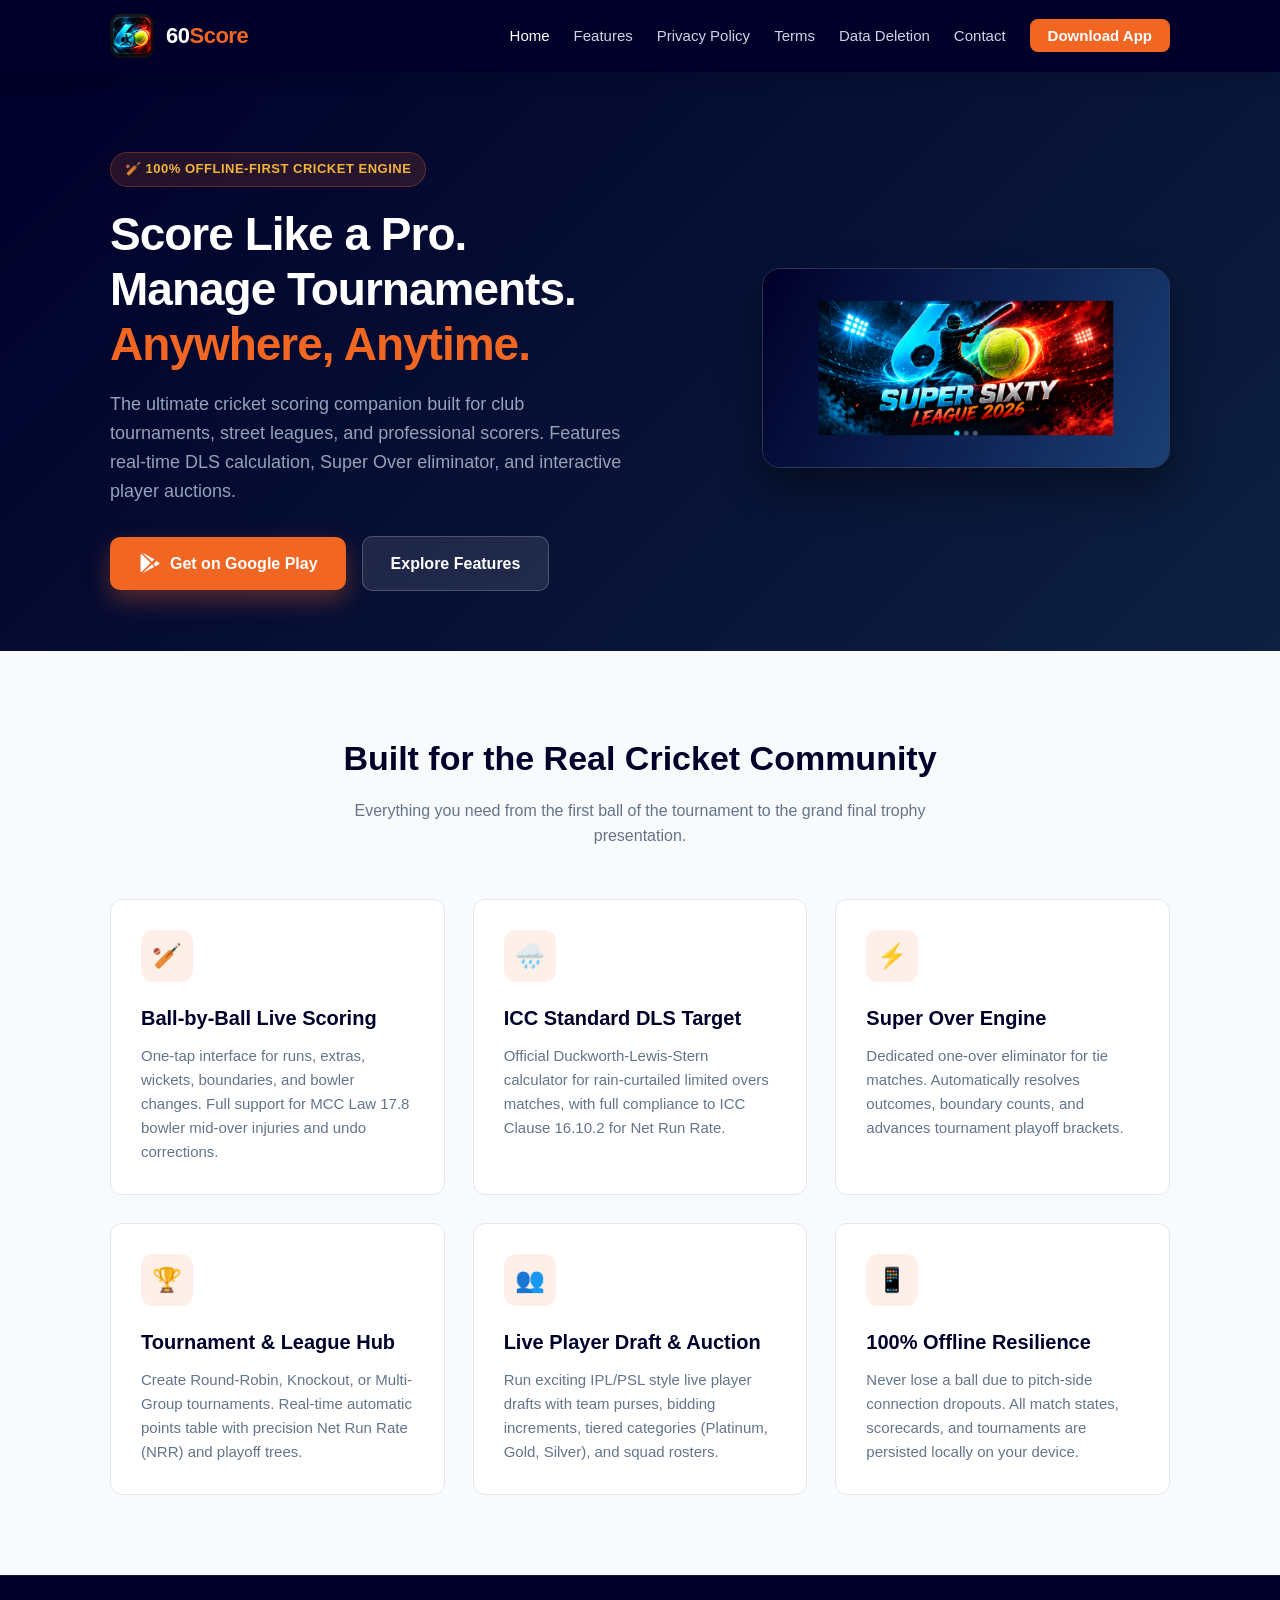
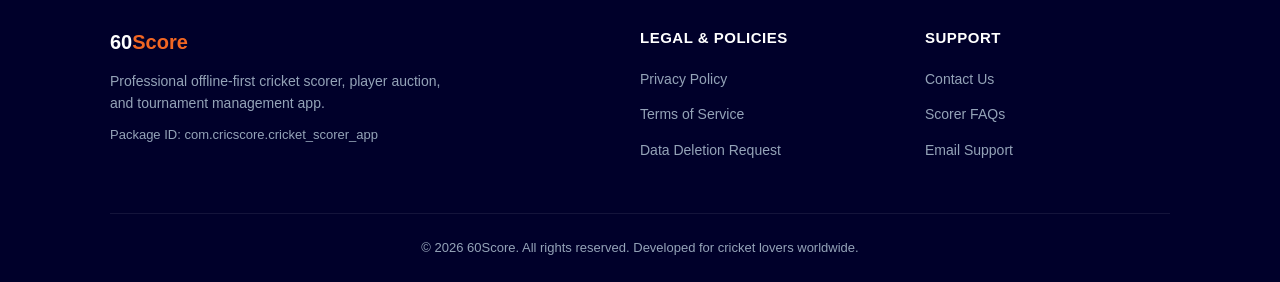
<file: website/index.html>
<!DOCTYPE html>
<html lang="en">
<head>
  <meta charset="UTF-8">
  <meta name="viewport" content="width=device-width, initial-scale=1.0">
  <title>60Score — Professional Offline Cricket Scorer & Tournament Manager</title>
  <meta name="description" content="Professional offline-first cricket scoring app with ICC standard DLS calculator, tournament manager, player draft auction, and Super Over engine.">
  <link rel="icon" type="image/png" href="assets/images/app_icon.png">
  <link rel="stylesheet" href="assets/css/style.css">
</head>
<body>

  <!-- Header -->
  <header>
    <div class="container">
      <nav class="navbar">
        <a href="index.html" class="brand">
          <img src="assets/images/app_icon.png" alt="60Score Logo">
          <div class="brand-text">60<span>Score</span></div>
        </a>
        <ul class="nav-links">
          <li><a href="index.html" class="active">Home</a></li>
          <li><a href="#features">Features</a></li>
          <li><a href="privacy-policy.html">Privacy Policy</a></li>
          <li><a href="terms-of-service.html">Terms</a></li>
          <li><a href="data-deletion.html">Data Deletion</a></li>
          <li><a href="contact.html">Contact</a></li>
          <li><a href="#download" class="nav-cta">Download App</a></li>
        </ul>
      </nav>
    </div>
  </header>

  <!-- Hero Section -->
  <section class="hero">
    <div class="container">
      <div class="hero-grid">
        <div class="hero-content">
          <div class="badge">🏏 100% Offline-First Cricket Engine</div>
          <h1>Score Like a Pro.<br>Manage Tournaments.<br><span>Anywhere, Anytime.</span></h1>
          <p>
            The ultimate cricket scoring companion built for club tournaments, street leagues, and professional scorers. Features real-time DLS calculation, Super Over eliminator, and interactive player auctions.
          </p>
          <div class="hero-actions" id="download">
            <a href="https://play.google.com/store/apps/details?id=com.cricscore.cricket_scorer_app" class="btn btn-primary" target="_blank">
              <svg width="22" height="22" viewBox="0 0 24 24" fill="currentColor">
                <path d="M3.609 1.814L13.792 12 3.61 22.186a2.38 2.38 0 0 1-.61-.914c-.16-.44-.24-.92-.24-1.42V4.148c0-.5.08-.98.24-1.42.14-.37.35-.68.61-.914zM15.207 13.414l2.586 2.586-11.83 6.76c-.34.19-.71.3-1.09.32l10.334-9.666zm2.586-5.414L15.207 10.586 4.873.92c.38.02.75.13 1.09.32l11.83 6.76zm1.414 1.414l3.52 2.01c1.03.59 1.03 1.55 0 2.14l-3.52 2.01-2.22-2.22 2.22-2.22z"/>
              </svg>
              Get on Google Play
            </a>
            <a href="#features" class="btn btn-secondary">Explore Features</a>
          </div>
        </div>
        <div class="hero-preview">
          <img src="assets/images/feature_graphic.png" alt="60Score App Preview">
        </div>
      </div>
    </div>
  </section>

  <!-- Features Section -->
  <section class="features-section" id="features">
    <div class="container">
      <div class="section-title">
        <h2>Built for the Real Cricket Community</h2>
        <p>Everything you need from the first ball of the tournament to the grand final trophy presentation.</p>
      </div>

      <div class="grid-3">
        <!-- Feature 1 -->
        <div class="feature-card">
          <div class="feature-icon">🏏</div>
          <h3>Ball-by-Ball Live Scoring</h3>
          <p>
            One-tap interface for runs, extras, wickets, boundaries, and bowler changes. Full support for MCC Law 17.8 bowler mid-over injuries and undo corrections.
          </p>
        </div>

        <!-- Feature 2 -->
        <div class="feature-card">
          <div class="feature-icon">🌧️</div>
          <h3>ICC Standard DLS Target</h3>
          <p>
            Official Duckworth-Lewis-Stern calculator for rain-curtailed limited overs matches, with full compliance to ICC Clause 16.10.2 for Net Run Rate.
          </p>
        </div>

        <!-- Feature 3 -->
        <div class="feature-card">
          <div class="feature-icon">⚡</div>
          <h3>Super Over Engine</h3>
          <p>
            Dedicated one-over eliminator for tie matches. Automatically resolves outcomes, boundary counts, and advances tournament playoff brackets.
          </p>
        </div>

        <!-- Feature 4 -->
        <div class="feature-card">
          <div class="feature-icon">🏆</div>
          <h3>Tournament & League Hub</h3>
          <p>
            Create Round-Robin, Knockout, or Multi-Group tournaments. Real-time automatic points table with precision Net Run Rate (NRR) and playoff trees.
          </p>
        </div>

        <!-- Feature 5 -->
        <div class="feature-card">
          <div class="feature-icon">👥</div>
          <h3>Live Player Draft & Auction</h3>
          <p>
            Run exciting IPL/PSL style live player drafts with team purses, bidding increments, tiered categories (Platinum, Gold, Silver), and squad rosters.
          </p>
        </div>

        <!-- Feature 6 -->
        <div class="feature-card">
          <div class="feature-icon">📱</div>
          <h3>100% Offline Resilience</h3>
          <p>
            Never lose a ball due to pitch-side connection dropouts. All match states, scorecards, and tournaments are persisted locally on your device.
          </p>
        </div>
      </div>
    </div>
  </section>

  <!-- Footer -->
  <footer>
    <div class="container">
      <div class="footer-grid">
        <div class="footer-brand">
          <h3>60<span>Score</span></h3>
          <p>Professional offline-first cricket scorer, player auction, and tournament management app.</p>
          <p style="margin-top: 10px; font-size: 13px;">Package ID: com.cricscore.cricket_scorer_app</p>
        </div>
        <div class="footer-col">
          <h4>Legal & Policies</h4>
          <ul>
            <li><a href="privacy-policy.html">Privacy Policy</a></li>
            <li><a href="terms-of-service.html">Terms of Service</a></li>
            <li><a href="data-deletion.html">Data Deletion Request</a></li>
          </ul>
        </div>
        <div class="footer-col">
          <h4>Support</h4>
          <ul>
            <li><a href="contact.html">Contact Us</a></li>
            <li><a href="contact.html#faq">Scorer FAQs</a></li>
            <li><a href="mailto:support@60score.com">Email Support</a></li>
          </ul>
        </div>
      </div>
      <div class="footer-bottom">
        <p>&copy; 2026 60Score. All rights reserved. Developed for cricket lovers worldwide.</p>
      </div>
    </div>
  </footer>

</body>
</html>
</file>
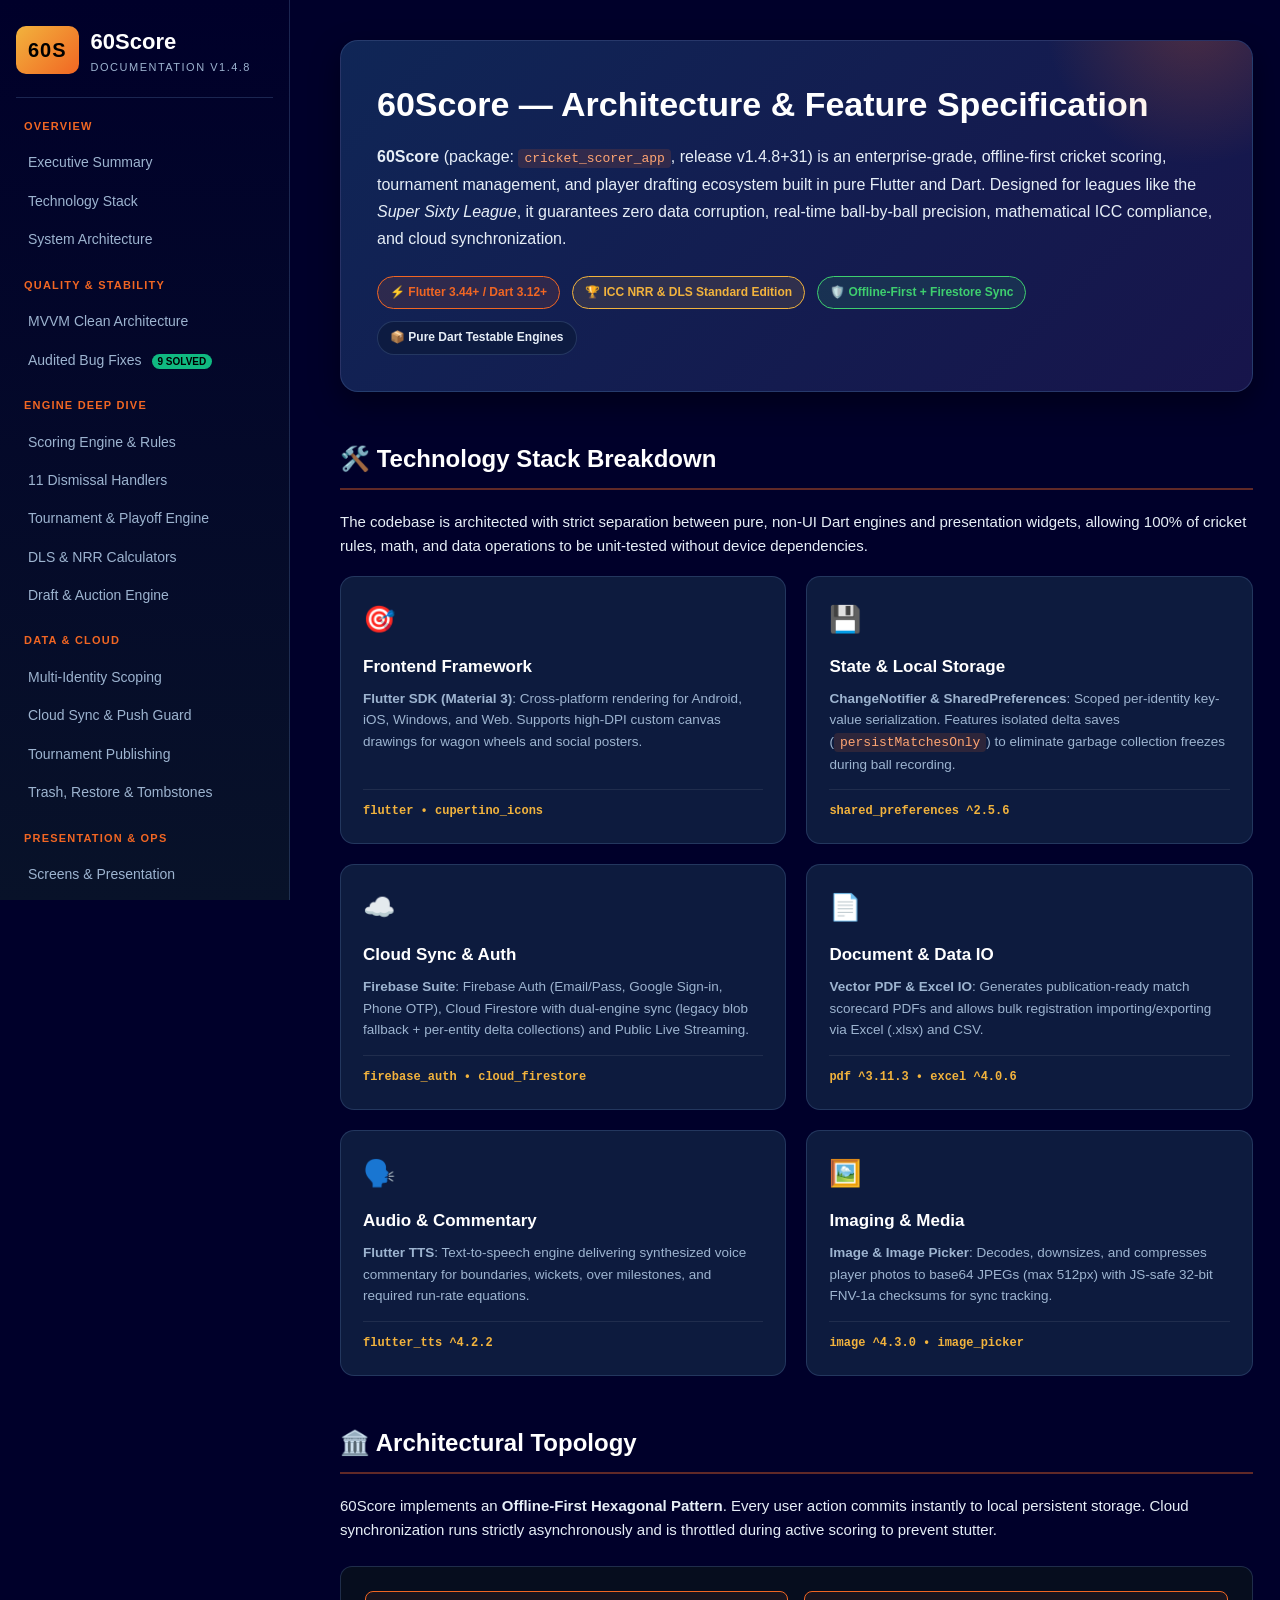
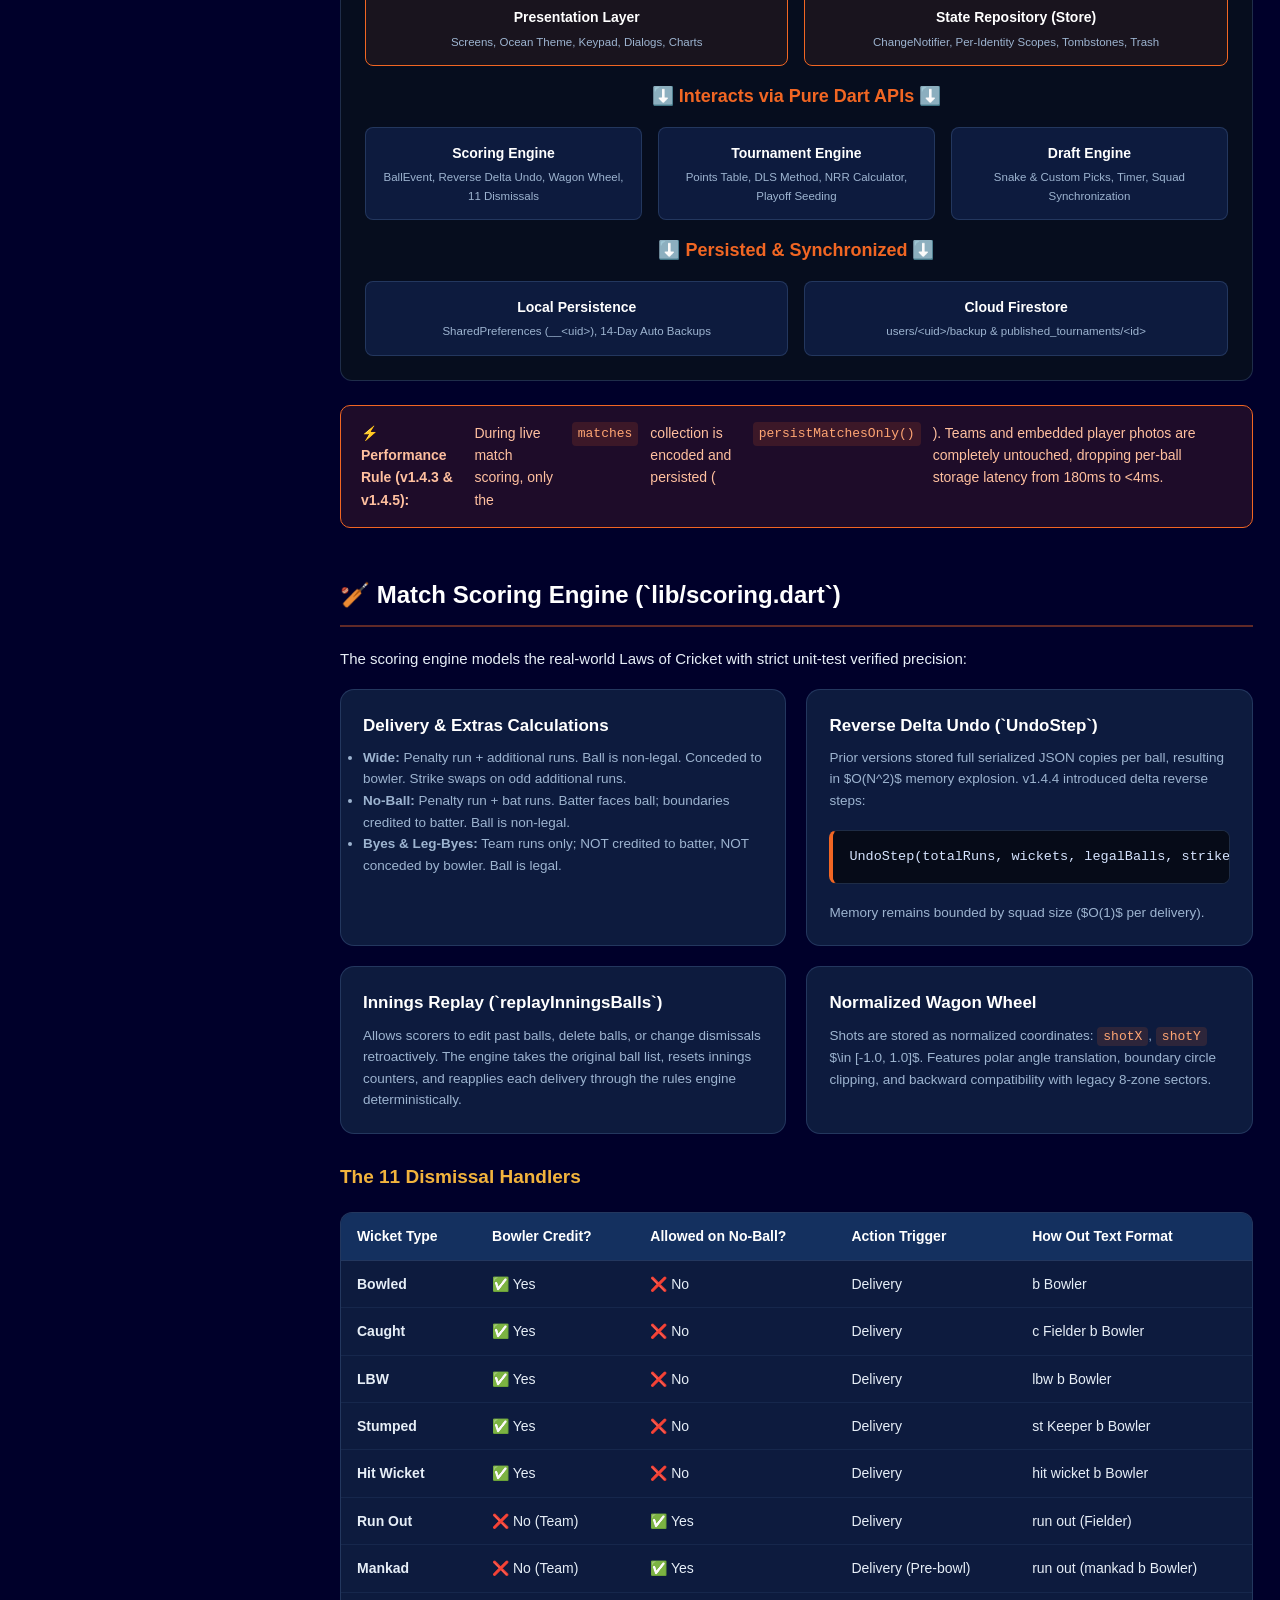
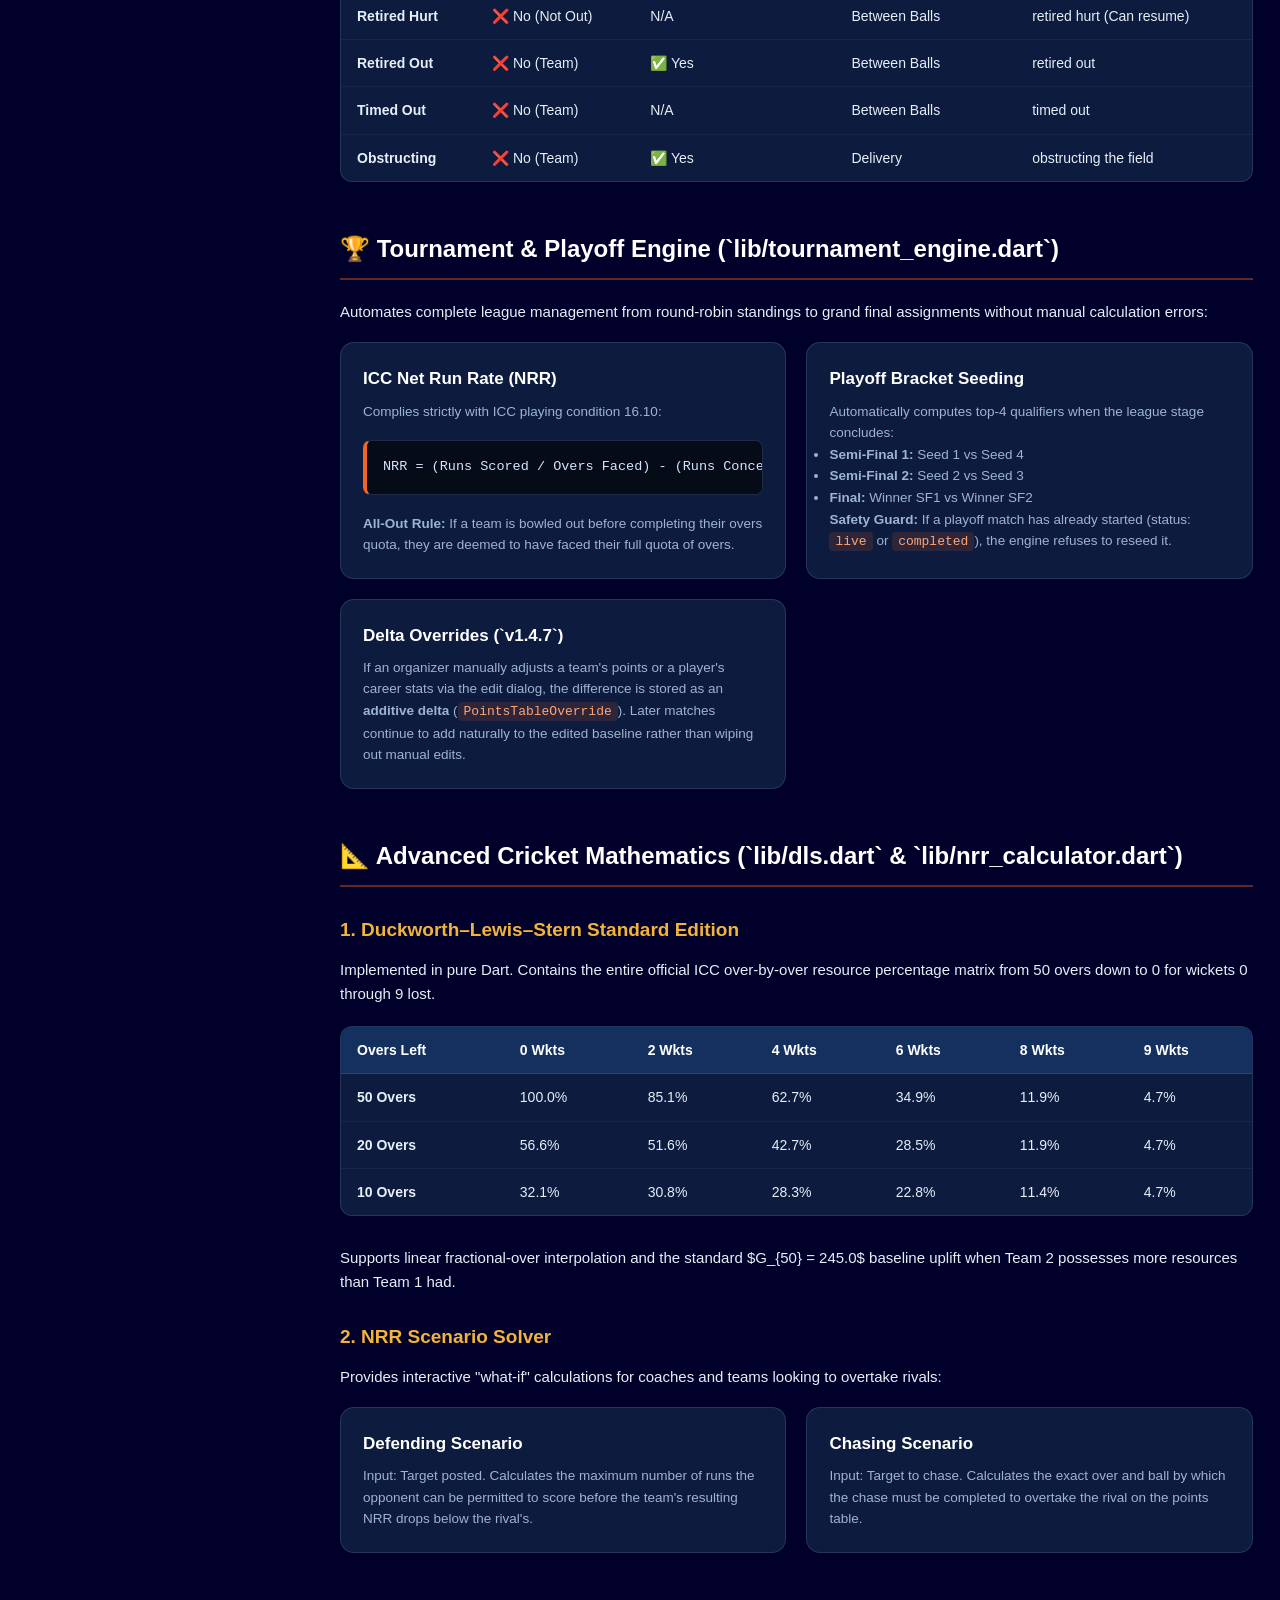
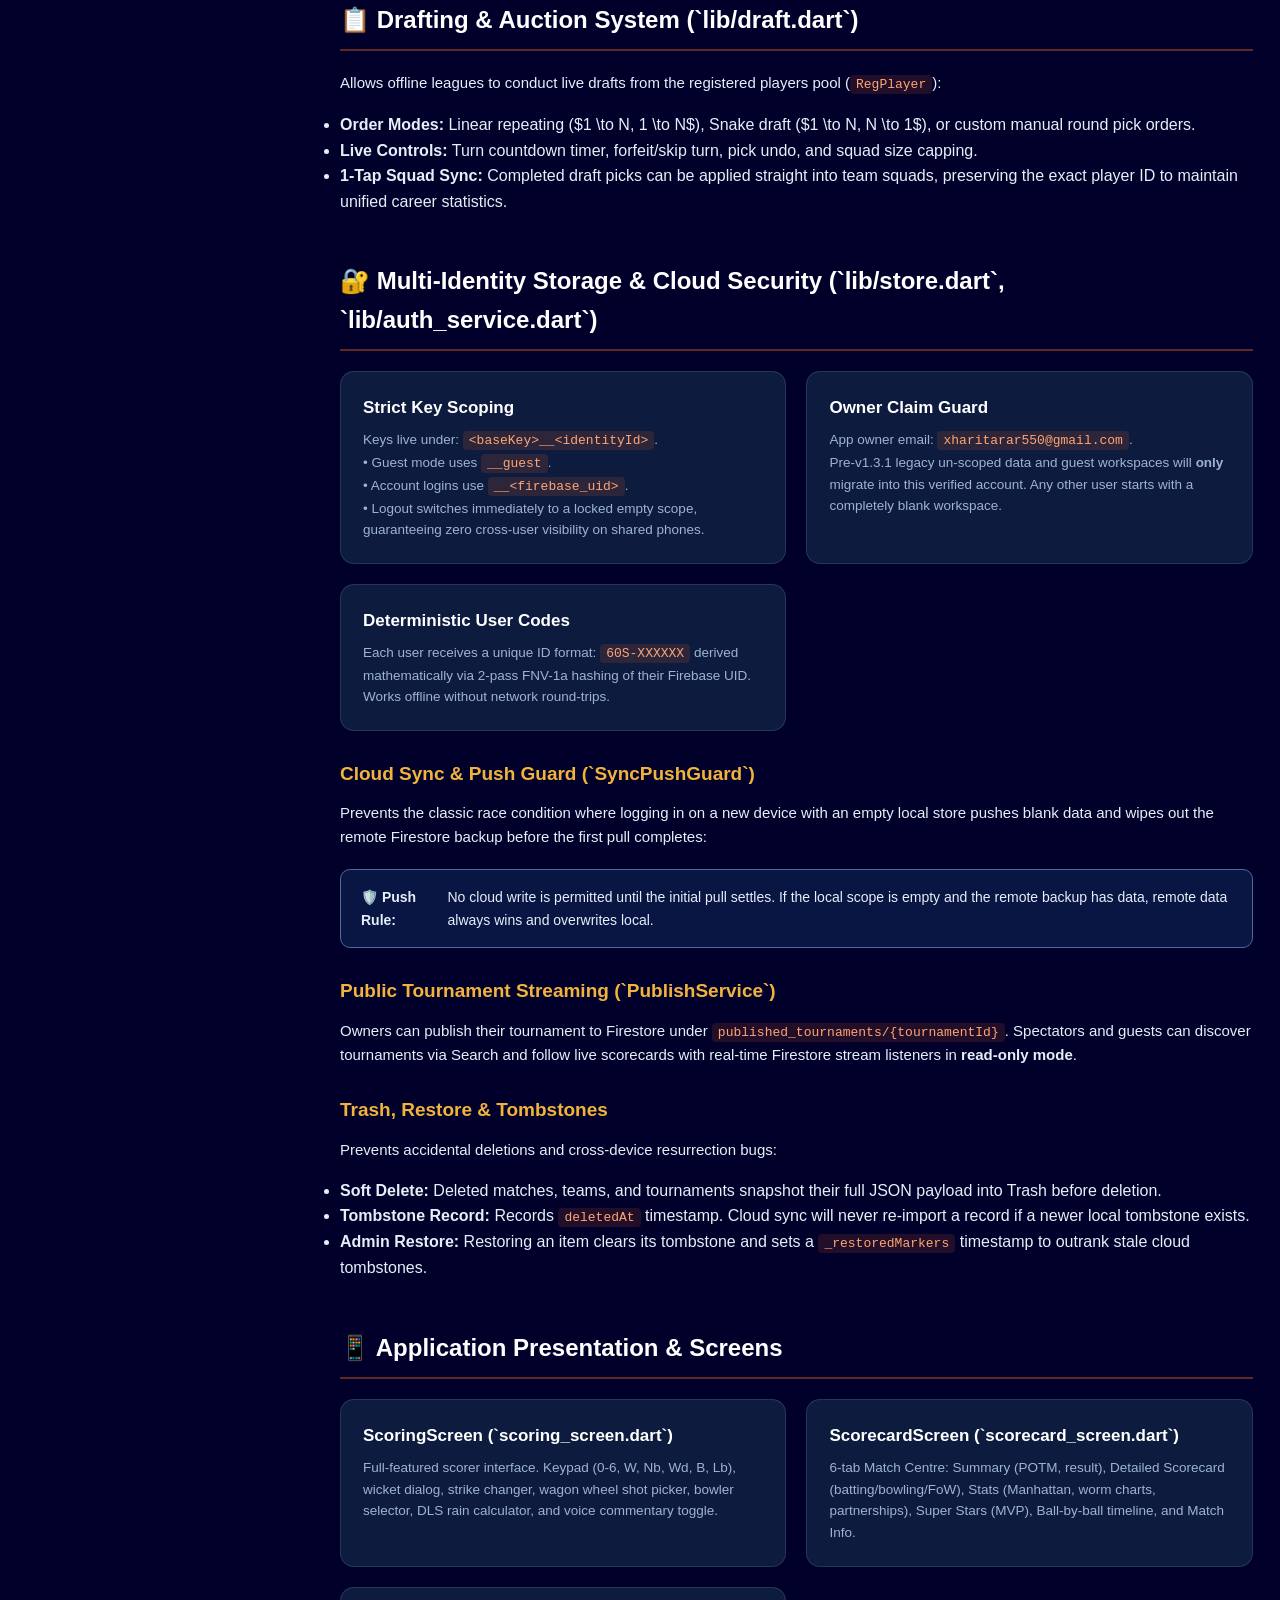
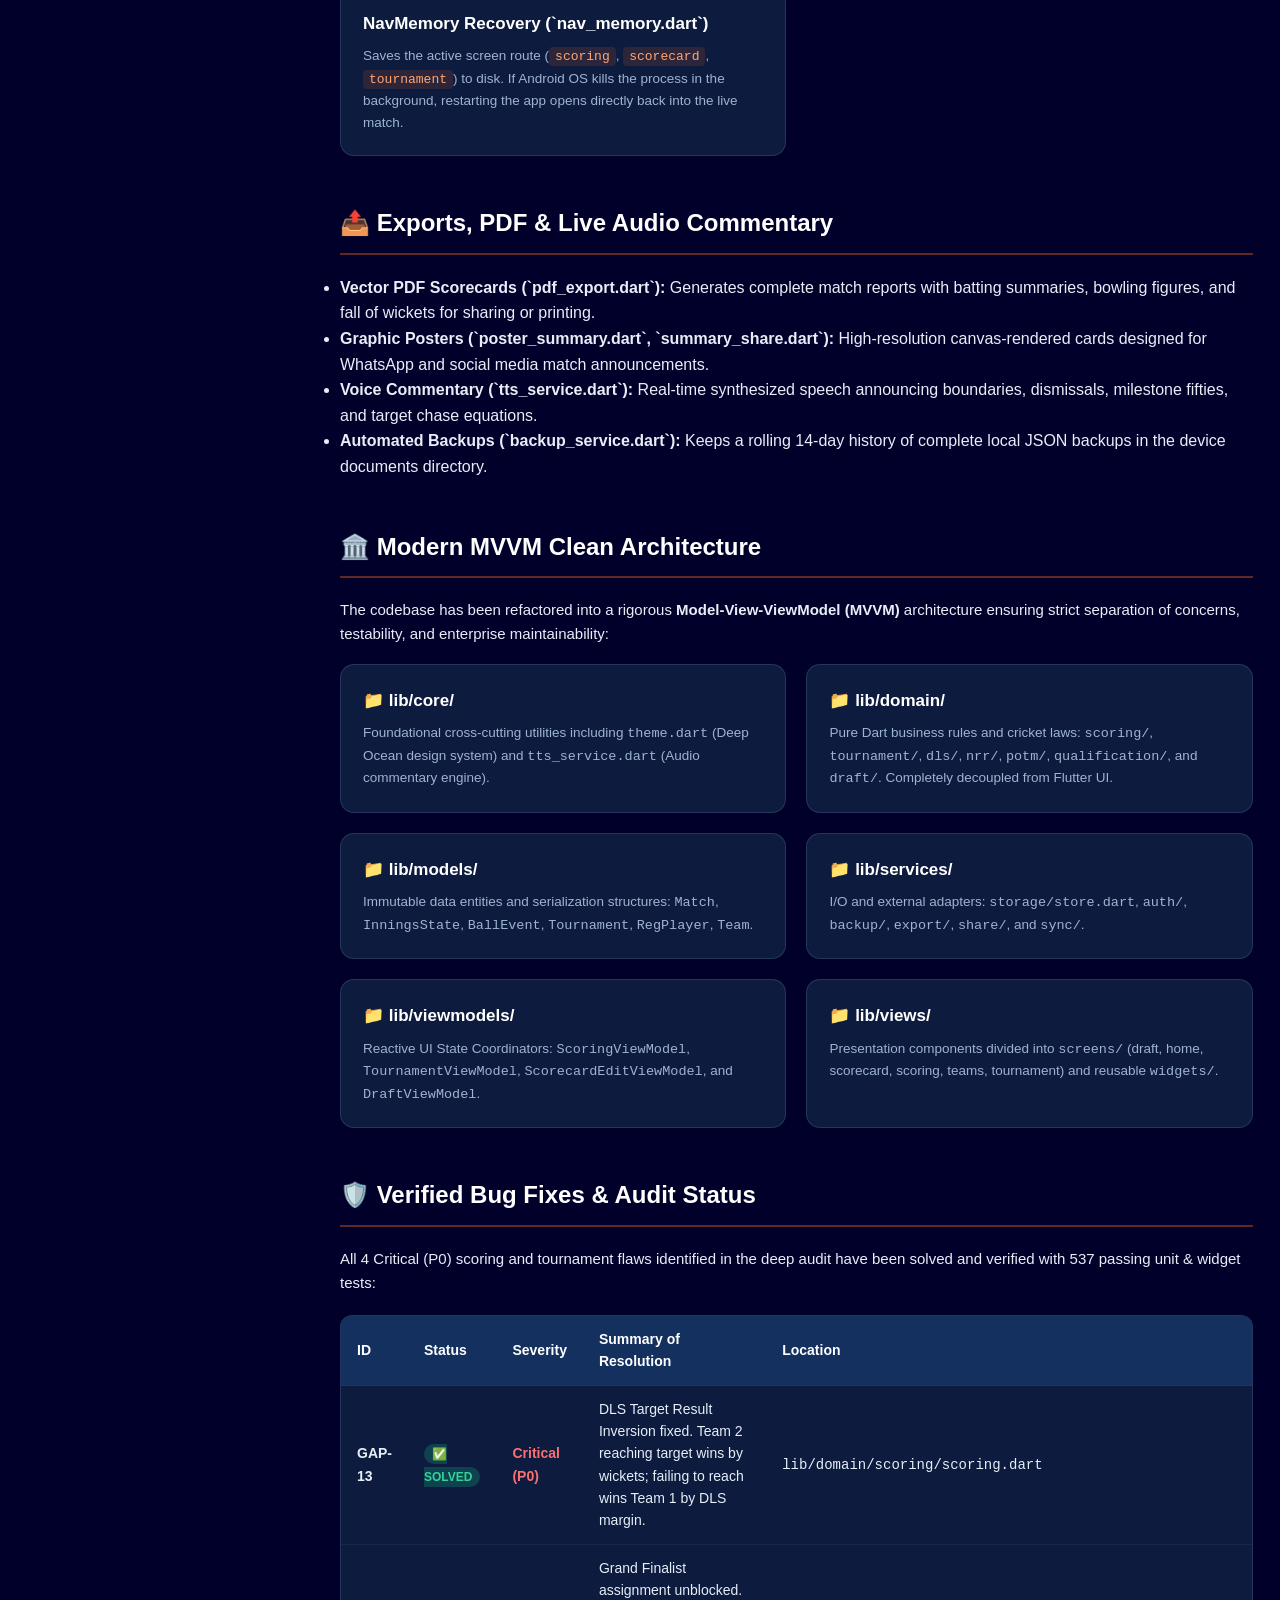
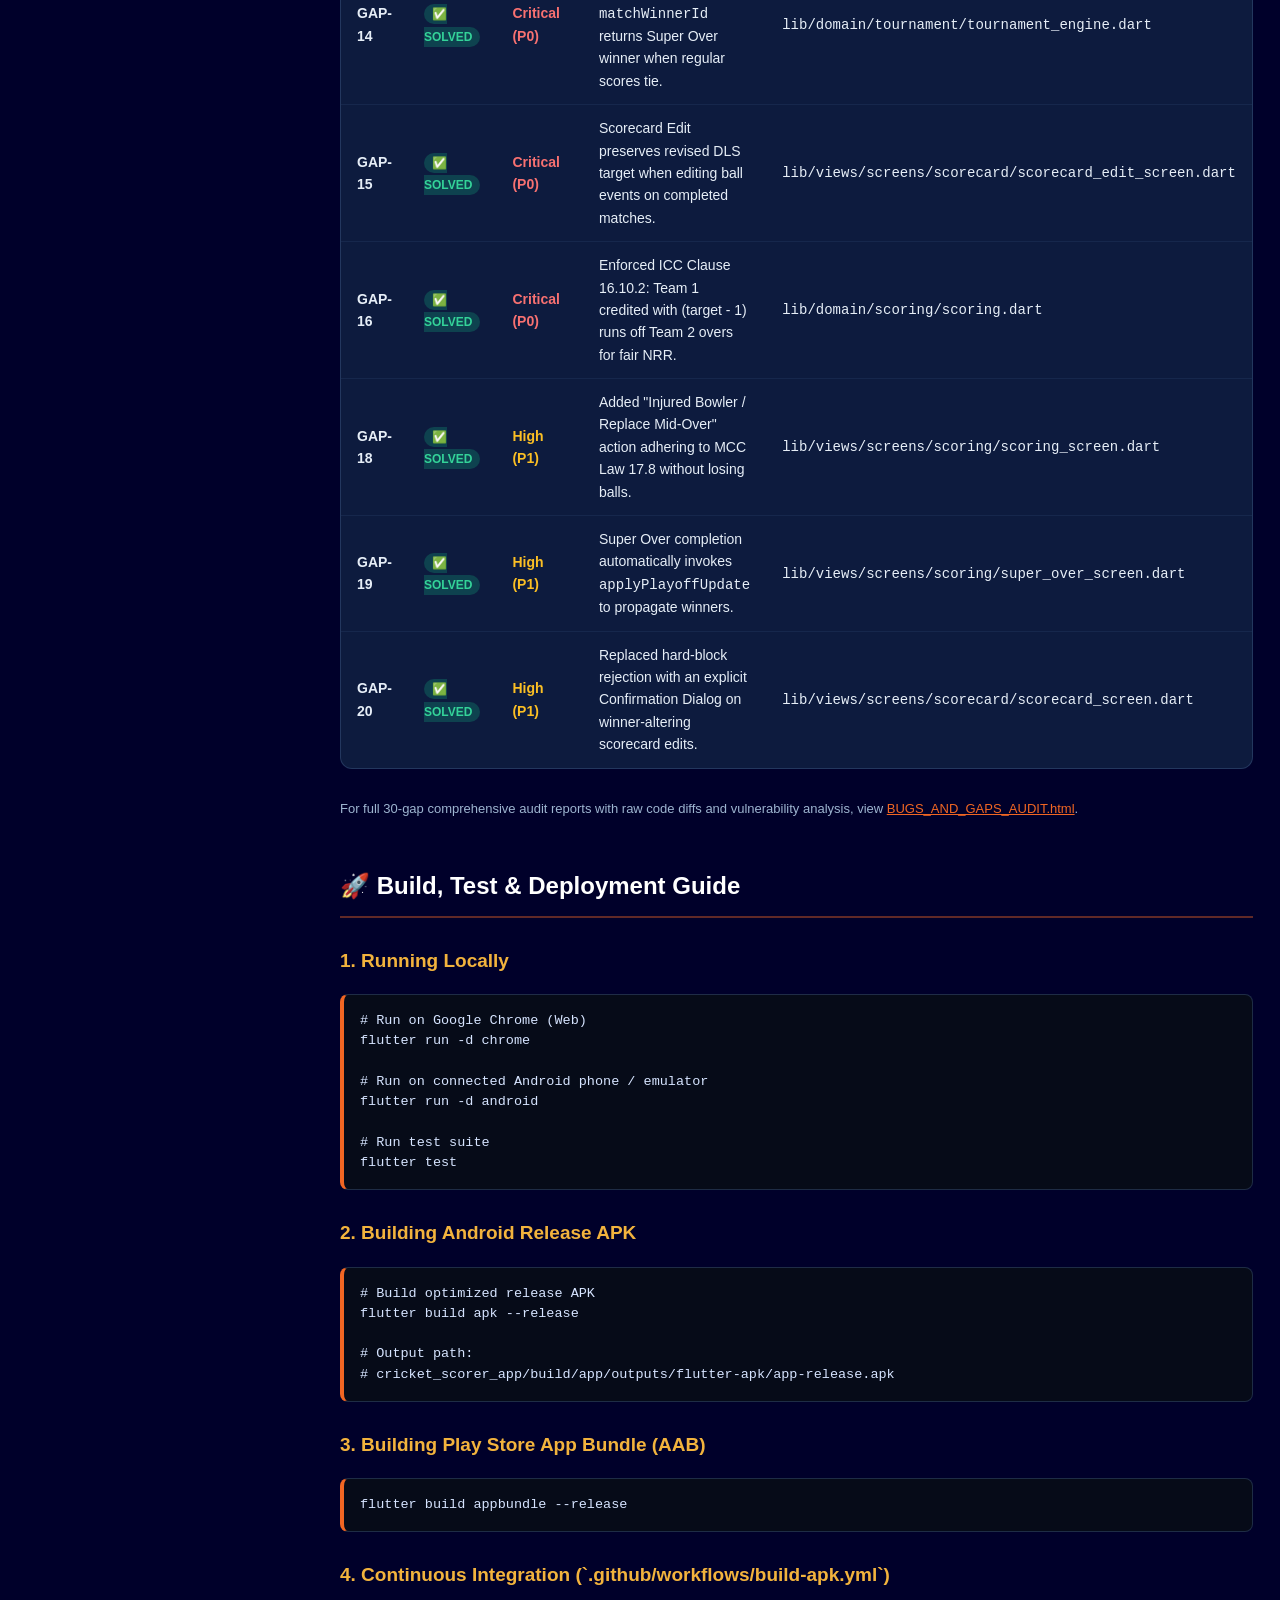
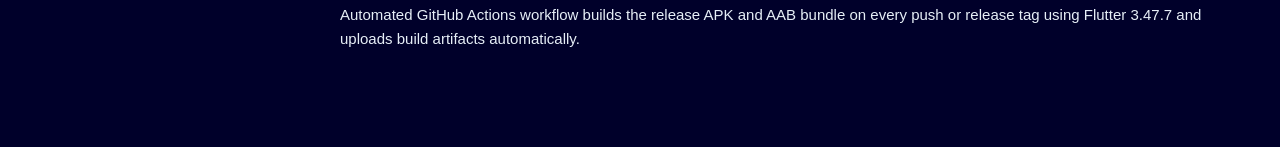
<file: DOCUMENTATION.html>
<!DOCTYPE html>
<html lang="en">
<head>
  <meta charset="UTF-8">
  <meta name="viewport" content="width=device-width, initial-scale=1.0">
  <title>60Score — Technical Architecture & Feature Documentation</title>
  <style>
    :root {
      --bg-dark: #00002A;
      --bg-card: #0D1B3E;
      --bg-card-hover: #142858;
      --bg-surface: #1A3F75;
      --primary: #F16623;
      --primary-hover: #D14E0F;
      --secondary: #4E6A9C;
      --accent-gold: #F2B33D;
      --accent-green: #3ECF6F;
      --accent-red: #E5484D;
      --text-main: #FFFFFF;
      --text-muted: #E6EEF7;
      --text-faint: #9DB4D0;
      --border: rgba(78, 106, 156, 0.35);
      --font-stack: -apple-system, BlinkMacSystemFont, "Segoe UI", Roboto, Helvetica, Arial, sans-serif;
    }

    * {
      box-sizing: border-box;
      margin: 0;
      padding: 0;
    }

    body {
      background-color: var(--bg-dark);
      color: var(--text-muted);
      font-family: var(--font-stack);
      line-height: 1.6;
      display: flex;
      min-height: 100vh;
    }

    /* Sidebar Navigation */
    #sidebar {
      width: 290px;
      background: linear-gradient(180deg, #00002A 0%, #081229 100%);
      border-right: 1px solid var(--border);
      position: fixed;
      top: 0;
      bottom: 0;
      left: 0;
      overflow-y: auto;
      padding: 24px 16px;
      z-index: 100;
    }

    .brand-header {
      display: flex;
      align-items: center;
      gap: 12px;
      padding-bottom: 20px;
      margin-bottom: 20px;
      border-bottom: 1px solid var(--border);
    }

    .brand-badge {
      background: linear-gradient(135deg, var(--accent-gold), var(--primary));
      color: #000;
      font-weight: 900;
      font-size: 20px;
      padding: 8px 12px;
      border-radius: 10px;
      letter-spacing: 1px;
    }

    .brand-title {
      font-size: 22px;
      font-weight: 800;
      color: var(--text-main);
    }

    .brand-sub {
      font-size: 11px;
      color: var(--text-faint);
      text-transform: uppercase;
      letter-spacing: 1.5px;
    }

    .nav-group-title {
      font-size: 11px;
      font-weight: 700;
      text-transform: uppercase;
      letter-spacing: 1.2px;
      color: var(--primary);
      margin: 18px 8px 8px 8px;
    }

    .nav-link {
      display: block;
      padding: 8px 12px;
      color: var(--text-faint);
      text-decoration: none;
      border-radius: 6px;
      font-size: 14px;
      font-weight: 500;
      transition: all 0.2s ease;
    }

    .nav-link:hover {
      background: rgba(241, 102, 35, 0.15);
      color: var(--text-main);
      transform: translateX(4px);
    }

    /* Content Area */
    #main-content {
      margin-left: 290px;
      flex: 1;
      padding: 40px 50px 80px 50px;
      max-width: 1250px;
    }

    /* Hero Header */
    .hero {
      background: linear-gradient(135deg, rgba(26, 63, 117, 0.6) 0%, rgba(38, 34, 98, 0.6) 100%);
      border: 1px solid var(--border);
      border-radius: 18px;
      padding: 36px;
      margin-bottom: 40px;
      position: relative;
      overflow: hidden;
      box-shadow: 0 12px 30px rgba(0, 0, 0, 0.4);
    }

    .hero::after {
      content: '';
      position: absolute;
      top: -50%;
      right: -10%;
      width: 300px;
      height: 300px;
      background: radial-gradient(circle, rgba(241, 102, 35, 0.25) 0%, transparent 70%);
      pointer-events: none;
    }

    .hero h1 {
      font-size: 34px;
      font-weight: 900;
      color: var(--text-main);
      margin-bottom: 12px;
    }

    .hero p {
      font-size: 16px;
      color: var(--text-muted);
      max-width: 850px;
      line-height: 1.7;
    }

    .hero-meta {
      display: flex;
      flex-wrap: wrap;
      gap: 12px;
      margin-top: 24px;
    }

    .tag {
      display: inline-flex;
      align-items: center;
      gap: 6px;
      padding: 6px 12px;
      border-radius: 20px;
      font-size: 12px;
      font-weight: 600;
      border: 1px solid var(--border);
      background: rgba(13, 27, 62, 0.8);
      color: var(--text-muted);
    }

    .tag-orange {
      border-color: var(--primary);
      color: var(--primary);
      background: rgba(241, 102, 35, 0.12);
    }

    .tag-gold {
      border-color: var(--accent-gold);
      color: var(--accent-gold);
      background: rgba(242, 179, 61, 0.12);
    }

    .tag-green {
      border-color: var(--accent-green);
      color: var(--accent-green);
      background: rgba(62, 207, 111, 0.12);
    }

    /* Headings */
    h2 {
      font-size: 24px;
      font-weight: 800;
      color: var(--text-main);
      margin: 48px 0 20px 0;
      padding-bottom: 10px;
      border-bottom: 2px solid rgba(241, 102, 35, 0.4);
      display: flex;
      align-items: center;
      gap: 10px;
    }

    h3 {
      font-size: 19px;
      font-weight: 700;
      color: var(--accent-gold);
      margin: 28px 0 12px 0;
    }

    p {
      margin-bottom: 16px;
      font-size: 15px;
    }

    /* Card Grid */
    .grid {
      display: grid;
      grid-template-columns: repeat(auto-fit, minmax(320px, 1fr));
      gap: 20px;
      margin-top: 18px;
      margin-bottom: 28px;
    }

    .card {
      background: var(--bg-card);
      border: 1px solid var(--border);
      border-radius: 14px;
      padding: 22px;
      transition: all 0.25s ease;
      display: flex;
      flex-direction: column;
    }

    .card:hover {
      background: var(--bg-card-hover);
      border-color: var(--primary);
      transform: translateY(-3px);
      box-shadow: 0 8px 24px rgba(0, 0, 0, 0.35);
    }

    .card-icon {
      font-size: 26px;
      margin-bottom: 12px;
      color: var(--primary);
    }

    .card-title {
      font-size: 17px;
      font-weight: 700;
      color: var(--text-main);
      margin-bottom: 8px;
    }

    .card-text {
      font-size: 13.5px;
      color: var(--text-faint);
      line-height: 1.6;
      flex: 1;
    }

    .card-footer {
      margin-top: 14px;
      padding-top: 12px;
      border-top: 1px solid rgba(255, 255, 255, 0.08);
      font-size: 12px;
      font-weight: 600;
      color: var(--accent-gold);
      font-family: monospace;
    }

    /* Tables */
    .table-container {
      background: var(--bg-card);
      border: 1px solid var(--border);
      border-radius: 12px;
      overflow-x: auto;
      margin: 20px 0 30px 0;
    }

    table {
      width: 100%;
      border-collapse: collapse;
      text-align: left;
      font-size: 14px;
    }

    th {
      background: rgba(26, 63, 117, 0.6);
      color: var(--text-main);
      font-weight: 700;
      padding: 12px 16px;
      border-bottom: 1px solid var(--border);
    }

    td {
      padding: 12px 16px;
      border-bottom: 1px solid rgba(78, 106, 156, 0.15);
      color: var(--text-muted);
    }

    tr:last-child td {
      border-bottom: none;
    }

    tr:hover td {
      background: rgba(255, 255, 255, 0.03);
    }

    /* Code Blocks */
    pre, code {
      font-family: Consolas, Monaco, "Courier New", monospace;
    }

    code.inline {
      background: rgba(241, 102, 35, 0.14);
      color: #FFA573;
      padding: 2px 6px;
      border-radius: 4px;
      font-size: 13px;
    }

    pre {
      background: #060B18;
      border: 1px solid var(--border);
      border-left: 4px solid var(--primary);
      border-radius: 8px;
      padding: 16px;
      overflow-x: auto;
      font-size: 13.5px;
      color: #D6E4FF;
      margin: 18px 0;
      line-height: 1.5;
    }

    /* Alert Boxes */
    .alert {
      padding: 16px 20px;
      border-radius: 10px;
      margin: 20px 0;
      display: flex;
      gap: 12px;
      align-items: flex-start;
      font-size: 14px;
    }

    .alert-info {
      background: rgba(26, 63, 117, 0.35);
      border: 1px solid var(--secondary);
      color: var(--text-muted);
    }

    .alert-gold {
      background: rgba(242, 179, 61, 0.12);
      border: 1px solid var(--accent-gold);
      color: #FFE6A8;
    }

    .alert-orange {
      background: rgba(241, 102, 35, 0.12);
      border: 1px solid var(--primary);
      color: #FFC09F;
    }

    /* Architecture Visual Diagram */
    .flowchart {
      background: #060D1E;
      border: 1px solid var(--border);
      border-radius: 12px;
      padding: 24px;
      margin: 24px 0;
      display: flex;
      flex-direction: column;
      gap: 16px;
    }

    .flow-row {
      display: flex;
      justify-content: space-between;
      gap: 16px;
      flex-wrap: wrap;
    }

    .flow-box {
      flex: 1;
      min-width: 180px;
      background: var(--bg-card);
      border: 1px solid var(--border);
      border-radius: 8px;
      padding: 14px;
      text-align: center;
    }

    .flow-box.highlight {
      border-color: var(--primary);
      background: rgba(241, 102, 35, 0.08);
    }

    .flow-box-title {
      font-weight: 700;
      font-size: 14px;
      color: var(--text-main);
      margin-bottom: 4px;
    }

    .flow-box-desc {
      font-size: 11.5px;
      color: var(--text-faint);
    }

    .flow-arrow {
      text-align: center;
      color: var(--primary);
      font-weight: bold;
      font-size: 18px;
    }

    /* Responsive */
    @media (max-width: 900px) {
      body {
        flex-direction: column;
      }
      #sidebar {
        width: 100%;
        position: relative;
        height: auto;
        padding: 16px;
      }
      #main-content {
        margin-left: 0;
        padding: 24px;
      }
    }
  </style>
</head>
<body>

  <!-- Sidebar -->
  <nav id="sidebar">
    <div class="brand-header">
      <div class="brand-badge">60S</div>
      <div>
        <div class="brand-title">60Score</div>
        <div class="brand-sub">Documentation v1.4.8</div>
      </div>
    </div>

    <div class="nav-group-title">Overview</div>
    <a href="#overview" class="nav-link">Executive Summary</a>
    <a href="#tech-stack" class="nav-link">Technology Stack</a>
    <a href="#architecture" class="nav-link">System Architecture</a>

        <div class="nav-group-title">Quality &amp; Stability</div>
    <a href="#mvvm-architecture" class="nav-link">MVVM Clean Architecture</a>
    <a href="#audit-status" class="nav-link">Audited Bug Fixes <span style="background:#10b981;color:#000;font-size:10px;font-weight:700;padding:2px 6px;border-radius:10px;margin-left:6px;">9 SOLVED</span></a>

    <div class="nav-group-title">Engine Deep Dive</div>
    <a href="#scoring-engine" class="nav-link">Scoring Engine & Rules</a>
    <a href="#dismissals" class="nav-link">11 Dismissal Handlers</a>
    <a href="#tournament-engine" class="nav-link">Tournament & Playoff Engine</a>
    <a href="#math-engine" class="nav-link">DLS & NRR Calculators</a>
    <a href="#drafting" class="nav-link">Draft & Auction Engine</a>

    <div class="nav-group-title">Data & Cloud</div>
    <a href="#identity-scoping" class="nav-link">Multi-Identity Scoping</a>
    <a href="#cloud-sync" class="nav-link">Cloud Sync & Push Guard</a>
    <a href="#publishing" class="nav-link">Tournament Publishing</a>
    <a href="#trash-restore" class="nav-link">Trash, Restore & Tombstones</a>

    <div class="nav-group-title">Presentation & Ops</div>
    <a href="#ui-screens" class="nav-link">Screens & Presentation</a>
    <a href="#export-voice" class="nav-link">Exports, PDF & TTS</a>
    <a href="#build-guide" class="nav-link">Build & Deployment Guide</a>
  </nav>

  <!-- Main Content -->
  <main id="main-content">

    <!-- Hero Section -->
    <section class="hero" id="overview">
      <h1>60Score — Architecture & Feature Specification</h1>
      <p>
        <strong>60Score</strong> (package: <code class="inline">cricket_scorer_app</code>, release v1.4.8+31) is an enterprise-grade, offline-first cricket scoring, tournament management, and player drafting ecosystem built in pure Flutter and Dart. Designed for leagues like the <em>Super Sixty League</em>, it guarantees zero data corruption, real-time ball-by-ball precision, mathematical ICC compliance, and cloud synchronization.
      </p>
      <div class="hero-meta">
        <span class="tag tag-orange">⚡ Flutter 3.44+ / Dart 3.12+</span>
        <span class="tag tag-gold">🏆 ICC NRR & DLS Standard Edition</span>
        <span class="tag tag-green">🛡️ Offline-First + Firestore Sync</span>
        <span class="tag">📦 Pure Dart Testable Engines</span>
      </div>
    </section>

    <!-- Tech Stack -->
    <section id="tech-stack">
      <h2>🛠️ Technology Stack Breakdown</h2>
      <p>The codebase is architected with strict separation between pure, non-UI Dart engines and presentation widgets, allowing 100% of cricket rules, math, and data operations to be unit-tested without device dependencies.</p>

      <div class="grid">
        <div class="card">
          <div class="card-icon">🎯</div>
          <div class="card-title">Frontend Framework</div>
          <div class="card-text">
            <strong>Flutter SDK (Material 3)</strong>: Cross-platform rendering for Android, iOS, Windows, and Web. Supports high-DPI custom canvas drawings for wagon wheels and social posters.
          </div>
          <div class="card-footer">flutter • cupertino_icons</div>
        </div>

        <div class="card">
          <div class="card-icon">💾</div>
          <div class="card-title">State & Local Storage</div>
          <div class="card-text">
            <strong>ChangeNotifier & SharedPreferences</strong>: Scoped per-identity key-value serialization. Features isolated delta saves (<code class="inline">persistMatchesOnly</code>) to eliminate garbage collection freezes during ball recording.
          </div>
          <div class="card-footer">shared_preferences ^2.5.6</div>
        </div>

        <div class="card">
          <div class="card-icon">☁️</div>
          <div class="card-title">Cloud Sync & Auth</div>
          <div class="card-text">
            <strong>Firebase Suite</strong>: Firebase Auth (Email/Pass, Google Sign-in, Phone OTP), Cloud Firestore with dual-engine sync (legacy blob fallback + per-entity delta collections) and Public Live Streaming.
          </div>
          <div class="card-footer">firebase_auth • cloud_firestore</div>
        </div>

        <div class="card">
          <div class="card-icon">📄</div>
          <div class="card-title">Document & Data IO</div>
          <div class="card-text">
            <strong>Vector PDF & Excel IO</strong>: Generates publication-ready match scorecard PDFs and allows bulk registration importing/exporting via Excel (.xlsx) and CSV.
          </div>
          <div class="card-footer">pdf ^3.11.3 • excel ^4.0.6</div>
        </div>

        <div class="card">
          <div class="card-icon">🗣️</div>
          <div class="card-title">Audio & Commentary</div>
          <div class="card-text">
            <strong>Flutter TTS</strong>: Text-to-speech engine delivering synthesized voice commentary for boundaries, wickets, over milestones, and required run-rate equations.
          </div>
          <div class="card-footer">flutter_tts ^4.2.2</div>
        </div>

        <div class="card">
          <div class="card-icon">🖼️</div>
          <div class="card-title">Imaging & Media</div>
          <div class="card-text">
            <strong>Image & Image Picker</strong>: Decodes, downsizes, and compresses player photos to base64 JPEGs (max 512px) with JS-safe 32-bit FNV-1a checksums for sync tracking.
          </div>
          <div class="card-footer">image ^4.3.0 • image_picker</div>
        </div>
      </div>
    </section>

    <!-- Architecture Diagram -->
    <section id="architecture">
      <h2>🏛️ Architectural Topology</h2>
      <p>60Score implements an <strong>Offline-First Hexagonal Pattern</strong>. Every user action commits instantly to local persistent storage. Cloud synchronization runs strictly asynchronously and is throttled during active scoring to prevent stutter.</p>

      <div class="flowchart">
        <div class="flow-row">
          <div class="flow-box highlight">
            <div class="flow-box-title">Presentation Layer</div>
            <div class="flow-box-desc">Screens, Ocean Theme, Keypad, Dialogs, Charts</div>
          </div>
          <div class="flow-box highlight">
            <div class="flow-box-title">State Repository (Store)</div>
            <div class="flow-box-desc">ChangeNotifier, Per-Identity Scopes, Tombstones, Trash</div>
          </div>
        </div>
        <div class="flow-arrow">⬇️ Interacts via Pure Dart APIs ⬇️</div>
        <div class="flow-row">
          <div class="flow-box">
            <div class="flow-box-title">Scoring Engine</div>
            <div class="flow-box-desc">BallEvent, Reverse Delta Undo, Wagon Wheel, 11 Dismissals</div>
          </div>
          <div class="flow-box">
            <div class="flow-box-title">Tournament Engine</div>
            <div class="flow-box-desc">Points Table, DLS Method, NRR Calculator, Playoff Seeding</div>
          </div>
          <div class="flow-box">
            <div class="flow-box-title">Draft Engine</div>
            <div class="flow-box-desc">Snake & Custom Picks, Timer, Squad Synchronization</div>
          </div>
        </div>
        <div class="flow-arrow">⬇️ Persisted & Synchronized ⬇️</div>
        <div class="flow-row">
          <div class="flow-box">
            <div class="flow-box-title">Local Persistence</div>
            <div class="flow-box-desc">SharedPreferences (<base>__&lt;uid&gt;), 14-Day Auto Backups</div>
          </div>
          <div class="flow-box">
            <div class="flow-box-title">Cloud Firestore</div>
            <div class="flow-box-desc">users/&lt;uid&gt;/backup & published_tournaments/&lt;id&gt;</div>
          </div>
        </div>
      </div>

      <div class="alert alert-orange">
        <strong>⚡ Performance Rule (v1.4.3 & v1.4.5):</strong>
        During live match scoring, only the <code class="inline">matches</code> collection is encoded and persisted (<code class="inline">persistMatchesOnly()</code>). Teams and embedded player photos are completely untouched, dropping per-ball storage latency from 180ms to &lt;4ms.
      </div>
    </section>

    <!-- Scoring Engine -->
    <section id="scoring-engine">
      <h2>🏏 Match Scoring Engine (`lib/scoring.dart`)</h2>
      <p>The scoring engine models the real-world Laws of Cricket with strict unit-test verified precision:</p>

      <div class="grid">
        <div class="card">
          <div class="card-title">Delivery & Extras Calculations</div>
          <div class="card-text">
            <ul>
              <li><strong>Wide:</strong> Penalty run + additional runs. Ball is non-legal. Conceded to bowler. Strike swaps on odd additional runs.</li>
              <li><strong>No-Ball:</strong> Penalty run + bat runs. Batter faces ball; boundaries credited to batter. Ball is non-legal.</li>
              <li><strong>Byes & Leg-Byes:</strong> Team runs only; NOT credited to batter, NOT conceded by bowler. Ball is legal.</li>
            </ul>
          </div>
        </div>

        <div class="card">
          <div class="card-title">Reverse Delta Undo (`UndoStep`)</div>
          <div class="card-text">
            Prior versions stored full serialized JSON copies per ball, resulting in $O(N^2)$ memory explosion. v1.4.4 introduced delta reverse steps:
            <pre>UndoStep(totalRuns, wickets, legalBalls, strikerId, nonStrikerId, bowlerId, battingCopies, bowlingCopies, eventsLength...)</pre>
            Memory remains bounded by squad size ($O(1)$ per delivery).
          </div>
        </div>

        <div class="card">
          <div class="card-title">Innings Replay (`replayInningsBalls`)</div>
          <div class="card-text">
            Allows scorers to edit past balls, delete balls, or change dismissals retroactively. The engine takes the original ball list, resets innings counters, and reapplies each delivery through the rules engine deterministically.
          </div>
        </div>

        <div class="card">
          <div class="card-title">Normalized Wagon Wheel</div>
          <div class="card-text">
            Shots are stored as normalized coordinates:
            <code class="inline">shotX</code>, <code class="inline">shotY</code> $\in [-1.0, 1.0]$.
            Features polar angle translation, boundary circle clipping, and backward compatibility with legacy 8-zone sectors.
          </div>
        </div>
      </div>

      <h3 id="dismissals">The 11 Dismissal Handlers</h3>
      <div class="table-container">
        <table>
          <thead>
            <tr>
              <th>Wicket Type</th>
              <th>Bowler Credit?</th>
              <th>Allowed on No-Ball?</th>
              <th>Action Trigger</th>
              <th>How Out Text Format</th>
            </tr>
          </thead>
          <tbody>
            <tr>
              <td><strong>Bowled</strong></td>
              <td>✅ Yes</td>
              <td>❌ No</td>
              <td>Delivery</td>
              <td>b Bowler</td>
            </tr>
            <tr>
              <td><strong>Caught</strong></td>
              <td>✅ Yes</td>
              <td>❌ No</td>
              <td>Delivery</td>
              <td>c Fielder b Bowler</td>
            </tr>
            <tr>
              <td><strong>LBW</strong></td>
              <td>✅ Yes</td>
              <td>❌ No</td>
              <td>Delivery</td>
              <td>lbw b Bowler</td>
            </tr>
            <tr>
              <td><strong>Stumped</strong></td>
              <td>✅ Yes</td>
              <td>❌ No</td>
              <td>Delivery</td>
              <td>st Keeper b Bowler</td>
            </tr>
            <tr>
              <td><strong>Hit Wicket</strong></td>
              <td>✅ Yes</td>
              <td>❌ No</td>
              <td>Delivery</td>
              <td>hit wicket b Bowler</td>
            </tr>
            <tr>
              <td><strong>Run Out</strong></td>
              <td>❌ No (Team)</td>
              <td>✅ Yes</td>
              <td>Delivery</td>
              <td>run out (Fielder)</td>
            </tr>
            <tr>
              <td><strong>Mankad</strong></td>
              <td>❌ No (Team)</td>
              <td>✅ Yes</td>
              <td>Delivery (Pre-bowl)</td>
              <td>run out (mankad b Bowler)</td>
            </tr>
            <tr>
              <td><strong>Retired Hurt</strong></td>
              <td>❌ No (Not Out)</td>
              <td>N/A</td>
              <td>Between Balls</td>
              <td>retired hurt (Can resume)</td>
            </tr>
            <tr>
              <td><strong>Retired Out</strong></td>
              <td>❌ No (Team)</td>
              <td>✅ Yes</td>
              <td>Between Balls</td>
              <td>retired out</td>
            </tr>
            <tr>
              <td><strong>Timed Out</strong></td>
              <td>❌ No (Team)</td>
              <td>N/A</td>
              <td>Between Balls</td>
              <td>timed out</td>
            </tr>
            <tr>
              <td><strong>Obstructing</strong></td>
              <td>❌ No (Team)</td>
              <td>✅ Yes</td>
              <td>Delivery</td>
              <td>obstructing the field</td>
            </tr>
          </tbody>
        </table>
      </div>
    </section>

    <!-- Tournament & Playoff Engine -->
    <section id="tournament-engine">
      <h2>🏆 Tournament & Playoff Engine (`lib/tournament_engine.dart`)</h2>
      <p>Automates complete league management from round-robin standings to grand final assignments without manual calculation errors:</p>

      <div class="grid">
        <div class="card">
          <div class="card-title">ICC Net Run Rate (NRR)</div>
          <div class="card-text">
            Complies strictly with ICC playing condition 16.10:
            <pre>NRR = (Runs Scored / Overs Faced) - (Runs Conceded / Overs Bowled)</pre>
            <strong>All-Out Rule:</strong> If a team is bowled out before completing their overs quota, they are deemed to have faced their full quota of overs.
          </div>
        </div>

        <div class="card">
          <div class="card-title">Playoff Bracket Seeding</div>
          <div class="card-text">
            Automatically computes top-4 qualifiers when the league stage concludes:
            <ul>
              <li><strong>Semi-Final 1:</strong> Seed 1 vs Seed 4</li>
              <li><strong>Semi-Final 2:</strong> Seed 2 vs Seed 3</li>
              <li><strong>Final:</strong> Winner SF1 vs Winner SF2</li>
            </ul>
            <strong>Safety Guard:</strong> If a playoff match has already started (status: <code class="inline">live</code> or <code class="inline">completed</code>), the engine refuses to reseed it.
          </div>
        </div>

        <div class="card">
          <div class="card-title">Delta Overrides (`v1.4.7`)</div>
          <div class="card-text">
            If an organizer manually adjusts a team's points or a player's career stats via the edit dialog, the difference is stored as an <strong>additive delta</strong> (<code class="inline">PointsTableOverride</code>). Later matches continue to add naturally to the edited baseline rather than wiping out manual edits.
          </div>
        </div>
      </div>
    </section>

    <!-- Mathematics Engine: DLS and NRR -->
    <section id="math-engine">
      <h2>📐 Advanced Cricket Mathematics (`lib/dls.dart` & `lib/nrr_calculator.dart`)</h2>

      <h3>1. Duckworth–Lewis–Stern Standard Edition</h3>
      <p>Implemented in pure Dart. Contains the entire official ICC over-by-over resource percentage matrix from 50 overs down to 0 for wickets 0 through 9 lost.</p>
      <div class="table-container">
        <table>
          <thead>
            <tr>
              <th>Overs Left</th>
              <th>0 Wkts</th>
              <th>2 Wkts</th>
              <th>4 Wkts</th>
              <th>6 Wkts</th>
              <th>8 Wkts</th>
              <th>9 Wkts</th>
            </tr>
          </thead>
          <tbody>
            <tr>
              <td><strong>50 Overs</strong></td>
              <td>100.0%</td>
              <td>85.1%</td>
              <td>62.7%</td>
              <td>34.9%</td>
              <td>11.9%</td>
              <td>4.7%</td>
            </tr>
            <tr>
              <td><strong>20 Overs</strong></td>
              <td>56.6%</td>
              <td>51.6%</td>
              <td>42.7%</td>
              <td>28.5%</td>
              <td>11.9%</td>
              <td>4.7%</td>
            </tr>
            <tr>
              <td><strong>10 Overs</strong></td>
              <td>32.1%</td>
              <td>30.8%</td>
              <td>28.3%</td>
              <td>22.8%</td>
              <td>11.4%</td>
              <td>4.7%</td>
            </tr>
          </tbody>
        </table>
      </div>
      <p>Supports linear fractional-over interpolation and the standard $G_{50} = 245.0$ baseline uplift when Team 2 possesses more resources than Team 1 had.</p>

      <h3>2. NRR Scenario Solver</h3>
      <p>Provides interactive "what-if" calculations for coaches and teams looking to overtake rivals:</p>
      <div class="grid">
        <div class="card">
          <div class="card-title">Defending Scenario</div>
          <div class="card-text">
            Input: Target posted. Calculates the maximum number of runs the opponent can be permitted to score before the team's resulting NRR drops below the rival's.
          </div>
        </div>
        <div class="card">
          <div class="card-title">Chasing Scenario</div>
          <div class="card-text">
            Input: Target to chase. Calculates the exact over and ball by which the chase must be completed to overtake the rival on the points table.
          </div>
        </div>
      </div>
    </section>

    <!-- Drafting Engine -->
    <section id="drafting">
      <h2>📋 Drafting & Auction System (`lib/draft.dart`)</h2>
      <p>Allows offline leagues to conduct live drafts from the registered players pool (<code class="inline">RegPlayer</code>):</p>
      <ul>
        <li><strong>Order Modes:</strong> Linear repeating ($1 \to N, 1 \to N$), Snake draft ($1 \to N, N \to 1$), or custom manual round pick orders.</li>
        <li><strong>Live Controls:</strong> Turn countdown timer, forfeit/skip turn, pick undo, and squad size capping.</li>
        <li><strong>1-Tap Squad Sync:</strong> Completed draft picks can be applied straight into team squads, preserving the exact player ID to maintain unified career statistics.</li>
      </ul>
    </section>

    <!-- Identity & Cloud Sync -->
    <section id="identity-scoping">
      <h2>🔐 Multi-Identity Storage & Cloud Security (`lib/store.dart`, `lib/auth_service.dart`)</h2>
      
      <div class="grid">
        <div class="card">
          <div class="card-title">Strict Key Scoping</div>
          <div class="card-text">
            Keys live under: <code class="inline">&lt;baseKey&gt;__&lt;identityId&gt;</code>.<br>
            • Guest mode uses <code class="inline">__guest</code>.<br>
            • Account logins use <code class="inline">__&lt;firebase_uid&gt;</code>.<br>
            • Logout switches immediately to a locked empty scope, guaranteeing zero cross-user visibility on shared phones.
          </div>
        </div>

        <div class="card">
          <div class="card-title">Owner Claim Guard</div>
          <div class="card-text">
            App owner email: <code class="inline">xharitarar550@gmail.com</code>.<br>
            Pre-v1.3.1 legacy un-scoped data and guest workspaces will <strong>only</strong> migrate into this verified account. Any other user starts with a completely blank workspace.
          </div>
        </div>

        <div class="card">
          <div class="card-title">Deterministic User Codes</div>
          <div class="card-text">
            Each user receives a unique ID format: <code class="inline">60S-XXXXXX</code> derived mathematically via 2-pass FNV-1a hashing of their Firebase UID. Works offline without network round-trips.
          </div>
        </div>
      </div>

      <h3 id="cloud-sync">Cloud Sync & Push Guard (`SyncPushGuard`)</h3>
      <p>Prevents the classic race condition where logging in on a new device with an empty local store pushes blank data and wipes out the remote Firestore backup before the first pull completes:</p>
      <div class="alert alert-info">
        <strong>🛡️ Push Rule:</strong> No cloud write is permitted until the initial pull settles. If the local scope is empty and the remote backup has data, remote data always wins and overwrites local.
      </div>

      <h3 id="publishing">Public Tournament Streaming (`PublishService`)</h3>
      <p>Owners can publish their tournament to Firestore under <code class="inline">published_tournaments/{tournamentId}</code>. Spectators and guests can discover tournaments via Search and follow live scorecards with real-time Firestore stream listeners in <strong>read-only mode</strong>.</p>

      <h3 id="trash-restore">Trash, Restore & Tombstones</h3>
      <p>Prevents accidental deletions and cross-device resurrection bugs:</p>
      <ul>
        <li><strong>Soft Delete:</strong> Deleted matches, teams, and tournaments snapshot their full JSON payload into Trash before deletion.</li>
        <li><strong>Tombstone Record:</strong> Records <code class="inline">deletedAt</code> timestamp. Cloud sync will never re-import a record if a newer local tombstone exists.</li>
        <li><strong>Admin Restore:</strong> Restoring an item clears its tombstone and sets a <code class="inline">_restoredMarkers</code> timestamp to outrank stale cloud tombstones.</li>
      </ul>
    </section>

    <!-- UI Screens -->
    <section id="ui-screens">
      <h2>📱 Application Presentation & Screens</h2>
      <div class="grid">
        <div class="card">
          <div class="card-title">ScoringScreen (`scoring_screen.dart`)</div>
          <div class="card-text">
            Full-featured scorer interface. Keypad (0-6, W, Nb, Wd, B, Lb), wicket dialog, strike changer, wagon wheel shot picker, bowler selector, DLS rain calculator, and voice commentary toggle.
          </div>
        </div>

        <div class="card">
          <div class="card-title">ScorecardScreen (`scorecard_screen.dart`)</div>
          <div class="card-text">
            6-tab Match Centre: Summary (POTM, result), Detailed Scorecard (batting/bowling/FoW), Stats (Manhattan, worm charts, partnerships), Super Stars (MVP), Ball-by-ball timeline, and Match Info.
          </div>
        </div>

        <div class="card">
          <div class="card-title">NavMemory Recovery (`nav_memory.dart`)</div>
          <div class="card-text">
            Saves the active screen route (<code class="inline">scoring</code>, <code class="inline">scorecard</code>, <code class="inline">tournament</code>) to disk. If Android OS kills the process in the background, restarting the app opens directly back into the live match.
          </div>
        </div>
      </div>
    </section>

    <!-- Exports and TTS -->
    <section id="export-voice">
      <h2>📤 Exports, PDF & Live Audio Commentary</h2>
      <ul>
        <li><strong>Vector PDF Scorecards (`pdf_export.dart`):</strong> Generates complete match reports with batting summaries, bowling figures, and fall of wickets for sharing or printing.</li>
        <li><strong>Graphic Posters (`poster_summary.dart`, `summary_share.dart`):</strong> High-resolution canvas-rendered cards designed for WhatsApp and social media match announcements.</li>
        <li><strong>Voice Commentary (`tts_service.dart`):</strong> Real-time synthesized speech announcing boundaries, dismissals, milestone fifties, and target chase equations.</li>
        <li><strong>Automated Backups (`backup_service.dart`):</strong> Keeps a rolling 14-day history of complete local JSON backups in the device documents directory.</li>
      </ul>
    </section>


    <!-- MVVM Architecture & Quality Section -->
    <section id="mvvm-architecture">
      <h2>🏛️ Modern MVVM Clean Architecture</h2>
      <p>The codebase has been refactored into a rigorous <strong>Model-View-ViewModel (MVVM)</strong> architecture ensuring strict separation of concerns, testability, and enterprise maintainability:</p>
      
      <div class="grid">
        <div class="card">
          <div class="card-title">📁 lib/core/</div>
          <div class="card-text">Foundational cross-cutting utilities including <code>theme.dart</code> (Deep Ocean design system) and <code>tts_service.dart</code> (Audio commentary engine).</div>
        </div>
        <div class="card">
          <div class="card-title">📁 lib/domain/</div>
          <div class="card-text">Pure Dart business rules and cricket laws: <code>scoring/</code>, <code>tournament/</code>, <code>dls/</code>, <code>nrr/</code>, <code>potm/</code>, <code>qualification/</code>, and <code>draft/</code>. Completely decoupled from Flutter UI.</div>
        </div>
        <div class="card">
          <div class="card-title">📁 lib/models/</div>
          <div class="card-text">Immutable data entities and serialization structures: <code>Match</code>, <code>InningsState</code>, <code>BallEvent</code>, <code>Tournament</code>, <code>RegPlayer</code>, <code>Team</code>.</div>
        </div>
        <div class="card">
          <div class="card-title">📁 lib/services/</div>
          <div class="card-text">I/O and external adapters: <code>storage/store.dart</code>, <code>auth/</code>, <code>backup/</code>, <code>export/</code>, <code>share/</code>, and <code>sync/</code>.</div>
        </div>
        <div class="card">
          <div class="card-title">📁 lib/viewmodels/</div>
          <div class="card-text">Reactive UI State Coordinators: <code>ScoringViewModel</code>, <code>TournamentViewModel</code>, <code>ScorecardEditViewModel</code>, and <code>DraftViewModel</code>.</div>
        </div>
        <div class="card">
          <div class="card-title">📁 lib/views/</div>
          <div class="card-text">Presentation components divided into <code>screens/</code> (draft, home, scorecard, scoring, teams, tournament) and reusable <code>widgets/</code>.</div>
        </div>
      </div>
    </section>

    <section id="audit-status">
      <h2>🛡️ Verified Bug Fixes &amp; Audit Status</h2>
      <p>All 4 Critical (P0) scoring and tournament flaws identified in the deep audit have been solved and verified with 537 passing unit &amp; widget tests:</p>
      
      <div class="table-container">
        <table>
          <thead>
            <tr>
              <th>ID</th>
              <th>Status</th>
              <th>Severity</th>
              <th>Summary of Resolution</th>
              <th>Location</th>
            </tr>
          </thead>
          <tbody>
            <tr>
              <td><strong>GAP-13</strong></td>
              <td><span style="background:rgba(16,185,129,0.25);color:#34d399;padding:3px 8px;border-radius:12px;font-size:12px;font-weight:700;">✅ SOLVED</span></td>
              <td><span style="color:#f87171;font-weight:700;">Critical (P0)</span></td>
              <td>DLS Target Result Inversion fixed. Team 2 reaching target wins by wickets; failing to reach wins Team 1 by DLS margin.</td>
              <td><code>lib/domain/scoring/scoring.dart</code></td>
            </tr>
            <tr>
              <td><strong>GAP-14</strong></td>
              <td><span style="background:rgba(16,185,129,0.25);color:#34d399;padding:3px 8px;border-radius:12px;font-size:12px;font-weight:700;">✅ SOLVED</span></td>
              <td><span style="color:#f87171;font-weight:700;">Critical (P0)</span></td>
              <td>Grand Finalist assignment unblocked. <code>matchWinnerId</code> returns Super Over winner when regular scores tie.</td>
              <td><code>lib/domain/tournament/tournament_engine.dart</code></td>
            </tr>
            <tr>
              <td><strong>GAP-15</strong></td>
              <td><span style="background:rgba(16,185,129,0.25);color:#34d399;padding:3px 8px;border-radius:12px;font-size:12px;font-weight:700;">✅ SOLVED</span></td>
              <td><span style="color:#f87171;font-weight:700;">Critical (P0)</span></td>
              <td>Scorecard Edit preserves revised DLS target when editing ball events on completed matches.</td>
              <td><code>lib/views/screens/scorecard/scorecard_edit_screen.dart</code></td>
            </tr>
            <tr>
              <td><strong>GAP-16</strong></td>
              <td><span style="background:rgba(16,185,129,0.25);color:#34d399;padding:3px 8px;border-radius:12px;font-size:12px;font-weight:700;">✅ SOLVED</span></td>
              <td><span style="color:#f87171;font-weight:700;">Critical (P0)</span></td>
              <td>Enforced ICC Clause 16.10.2: Team 1 credited with (target - 1) runs off Team 2 overs for fair NRR.</td>
              <td><code>lib/domain/scoring/scoring.dart</code></td>
            </tr>
            <tr>
              <td><strong>GAP-18</strong></td>
              <td><span style="background:rgba(16,185,129,0.25);color:#34d399;padding:3px 8px;border-radius:12px;font-size:12px;font-weight:700;">✅ SOLVED</span></td>
              <td><span style="color:#fbbf24;font-weight:700;">High (P1)</span></td>
              <td>Added "Injured Bowler / Replace Mid-Over" action adhering to MCC Law 17.8 without losing balls.</td>
              <td><code>lib/views/screens/scoring/scoring_screen.dart</code></td>
            </tr>
            <tr>
              <td><strong>GAP-19</strong></td>
              <td><span style="background:rgba(16,185,129,0.25);color:#34d399;padding:3px 8px;border-radius:12px;font-size:12px;font-weight:700;">✅ SOLVED</span></td>
              <td><span style="color:#fbbf24;font-weight:700;">High (P1)</span></td>
              <td>Super Over completion automatically invokes <code>applyPlayoffUpdate</code> to propagate winners.</td>
              <td><code>lib/views/screens/scoring/super_over_screen.dart</code></td>
            </tr>
            <tr>
              <td><strong>GAP-20</strong></td>
              <td><span style="background:rgba(16,185,129,0.25);color:#34d399;padding:3px 8px;border-radius:12px;font-size:12px;font-weight:700;">✅ SOLVED</span></td>
              <td><span style="color:#fbbf24;font-weight:700;">High (P1)</span></td>
              <td>Replaced hard-block rejection with an explicit Confirmation Dialog on winner-altering scorecard edits.</td>
              <td><code>lib/views/screens/scorecard/scorecard_screen.dart</code></td>
            </tr>
          </tbody>
        </table>
      </div>
      <p style="margin-top:12px;font-size:13px;color:var(--text-faint);">
        For full 30-gap comprehensive audit reports with raw code diffs and vulnerability analysis, view <a href="docs/BUGS_AND_GAPS_AUDIT.html" style="color:var(--primary);text-decoration:underline;">BUGS_AND_GAPS_AUDIT.html</a>.
      </p>
    </section>

    <!-- Build Guide -->
    <section id="build-guide">
      <h2>🚀 Build, Test & Deployment Guide</h2>

      <h3>1. Running Locally</h3>
      <pre># Run on Google Chrome (Web)
flutter run -d chrome

# Run on connected Android phone / emulator
flutter run -d android

# Run test suite
flutter test</pre>

      <h3>2. Building Android Release APK</h3>
      <pre># Build optimized release APK
flutter build apk --release

# Output path:
# cricket_scorer_app/build/app/outputs/flutter-apk/app-release.apk</pre>

      <h3>3. Building Play Store App Bundle (AAB)</h3>
      <pre>flutter build appbundle --release</pre>

      <h3>4. Continuous Integration (`.github/workflows/build-apk.yml`)</h3>
      <p>Automated GitHub Actions workflow builds the release APK and AAB bundle on every push or release tag using Flutter 3.47.7 and uploads build artifacts automatically.</p>
    </section>

  </main>
</body>
</html>
</file>
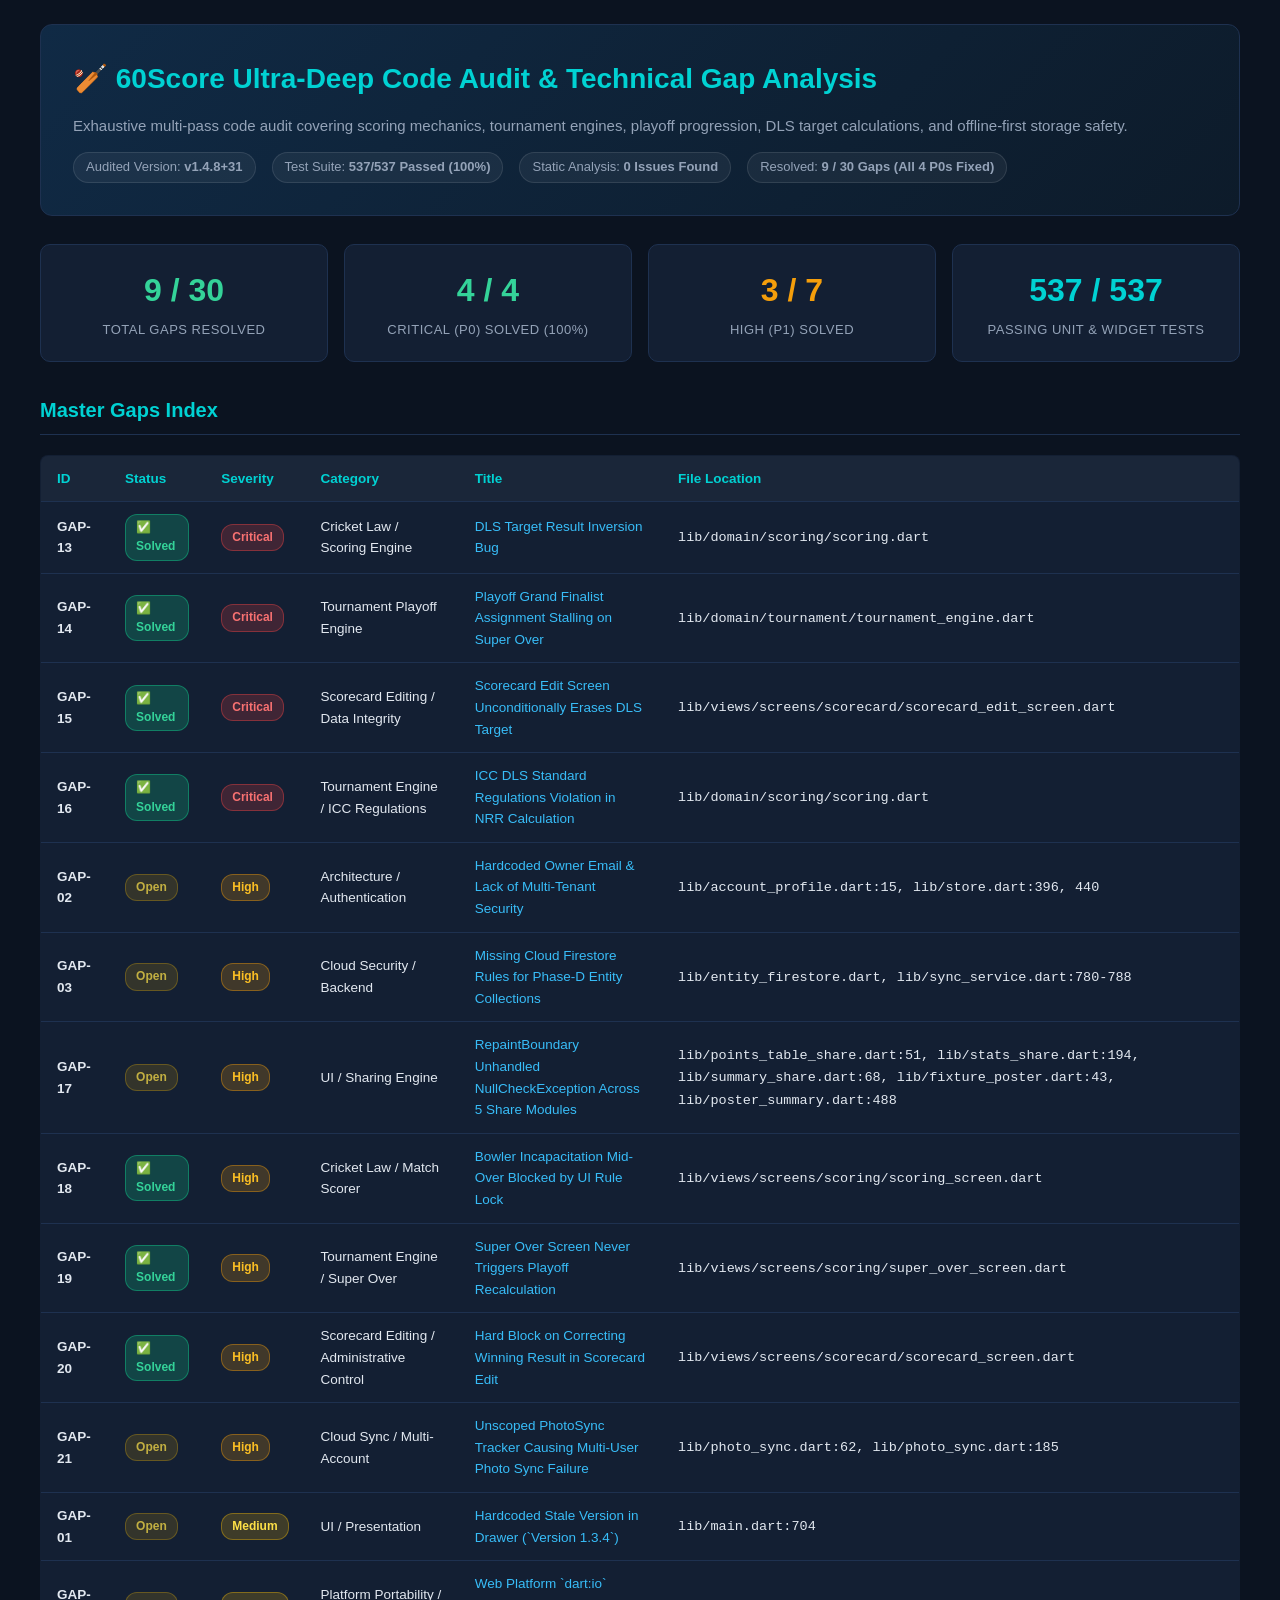
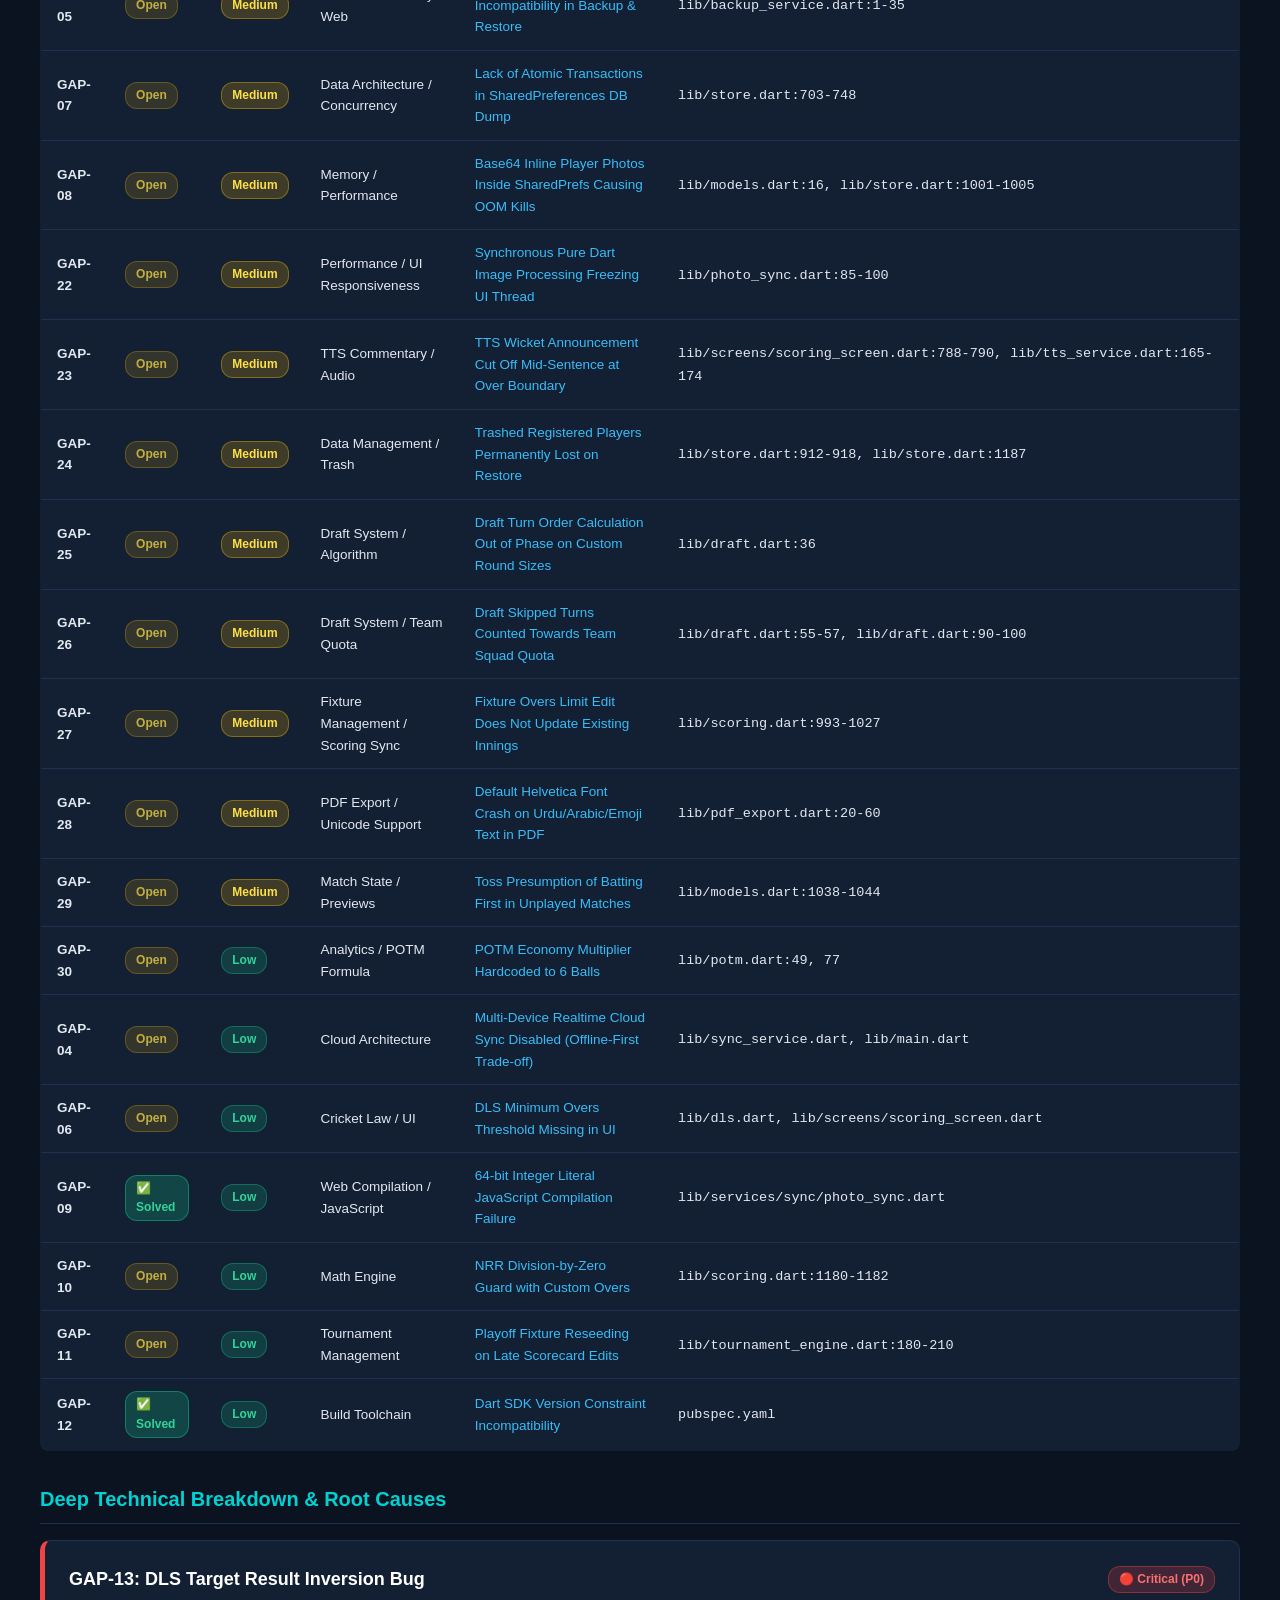
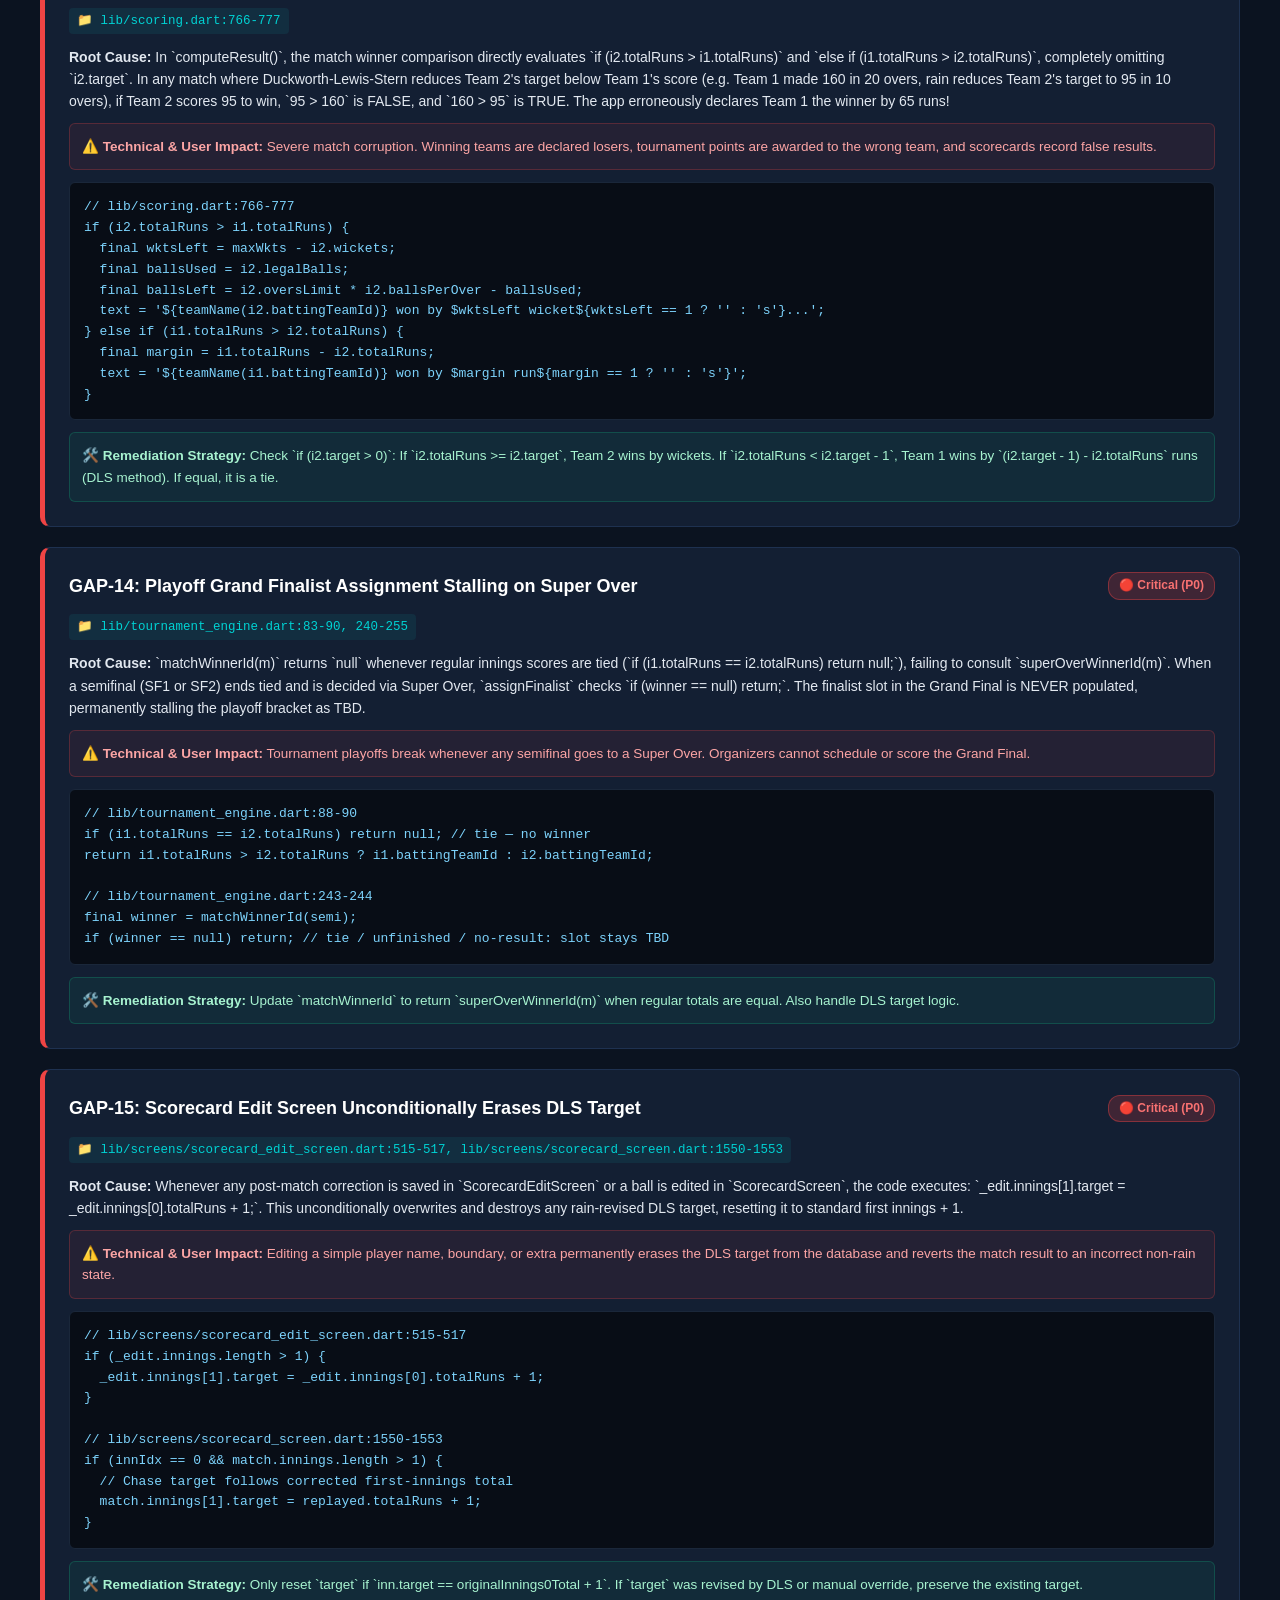
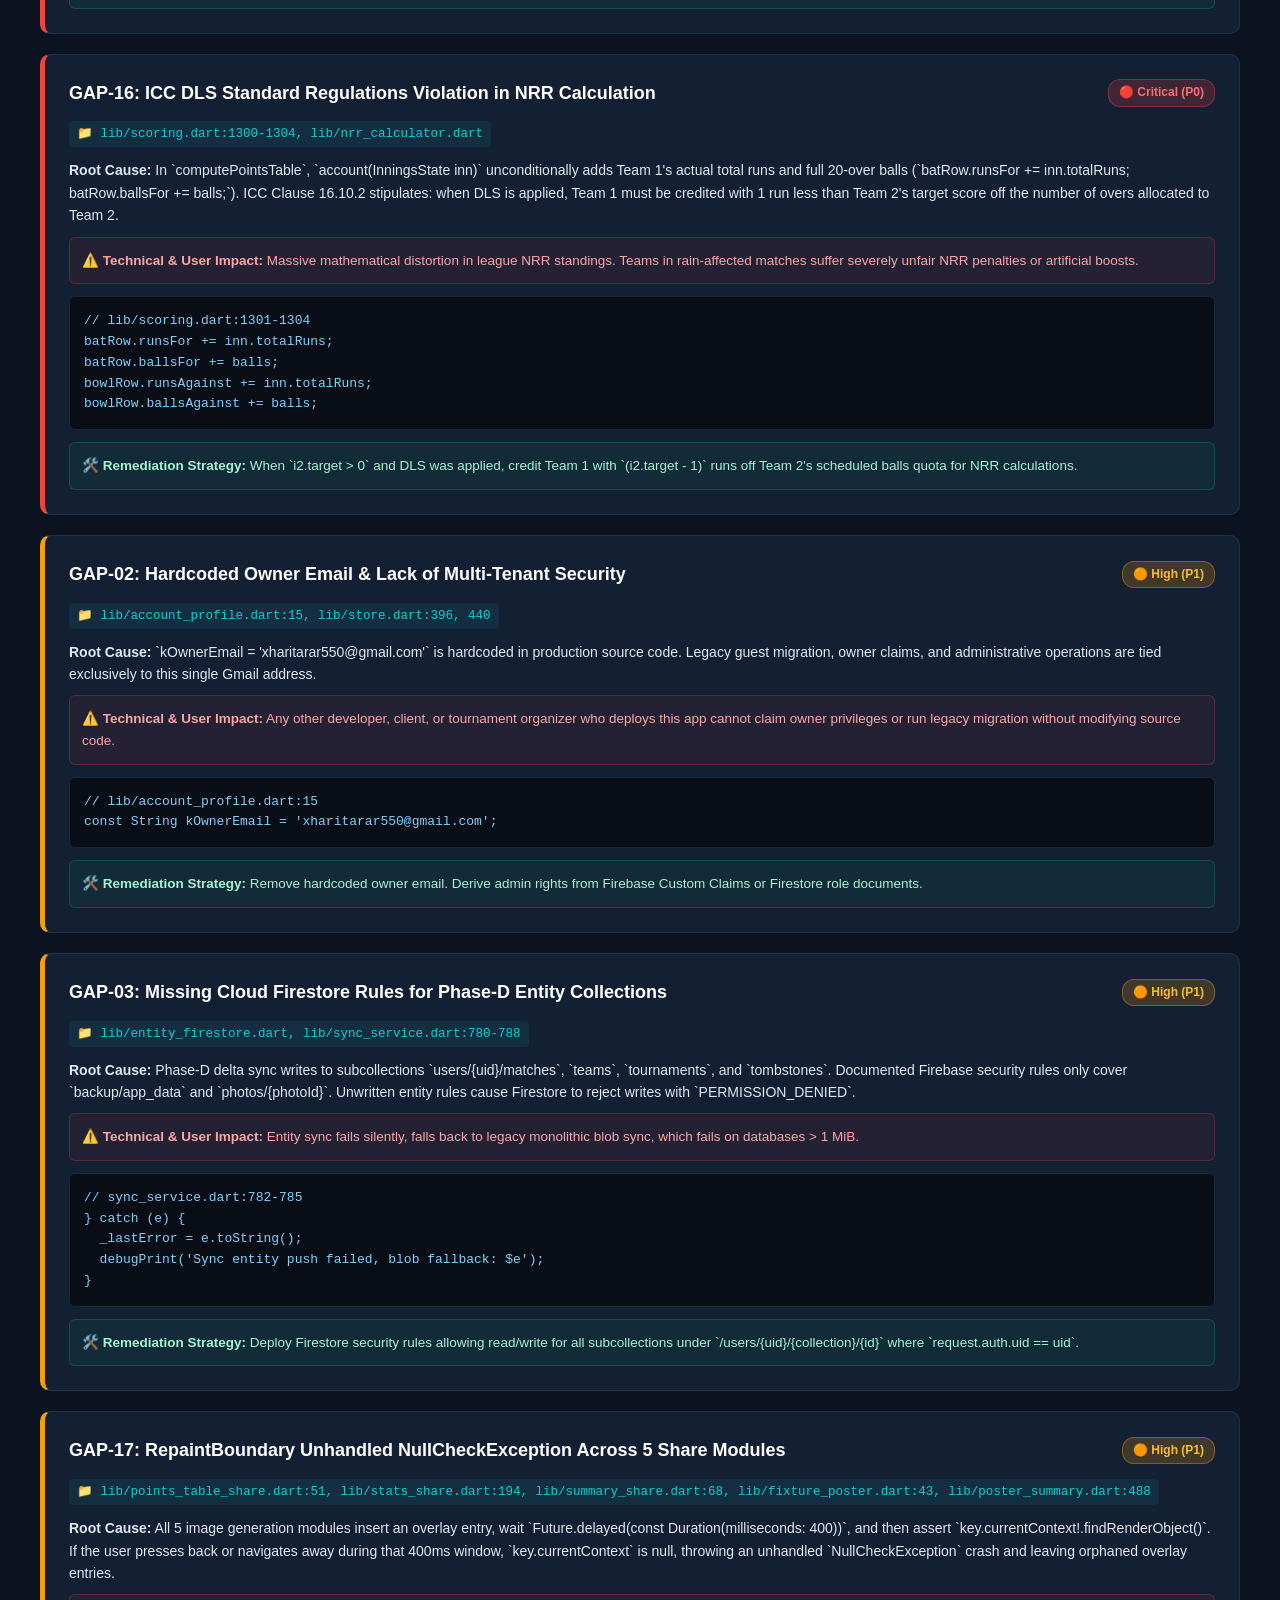
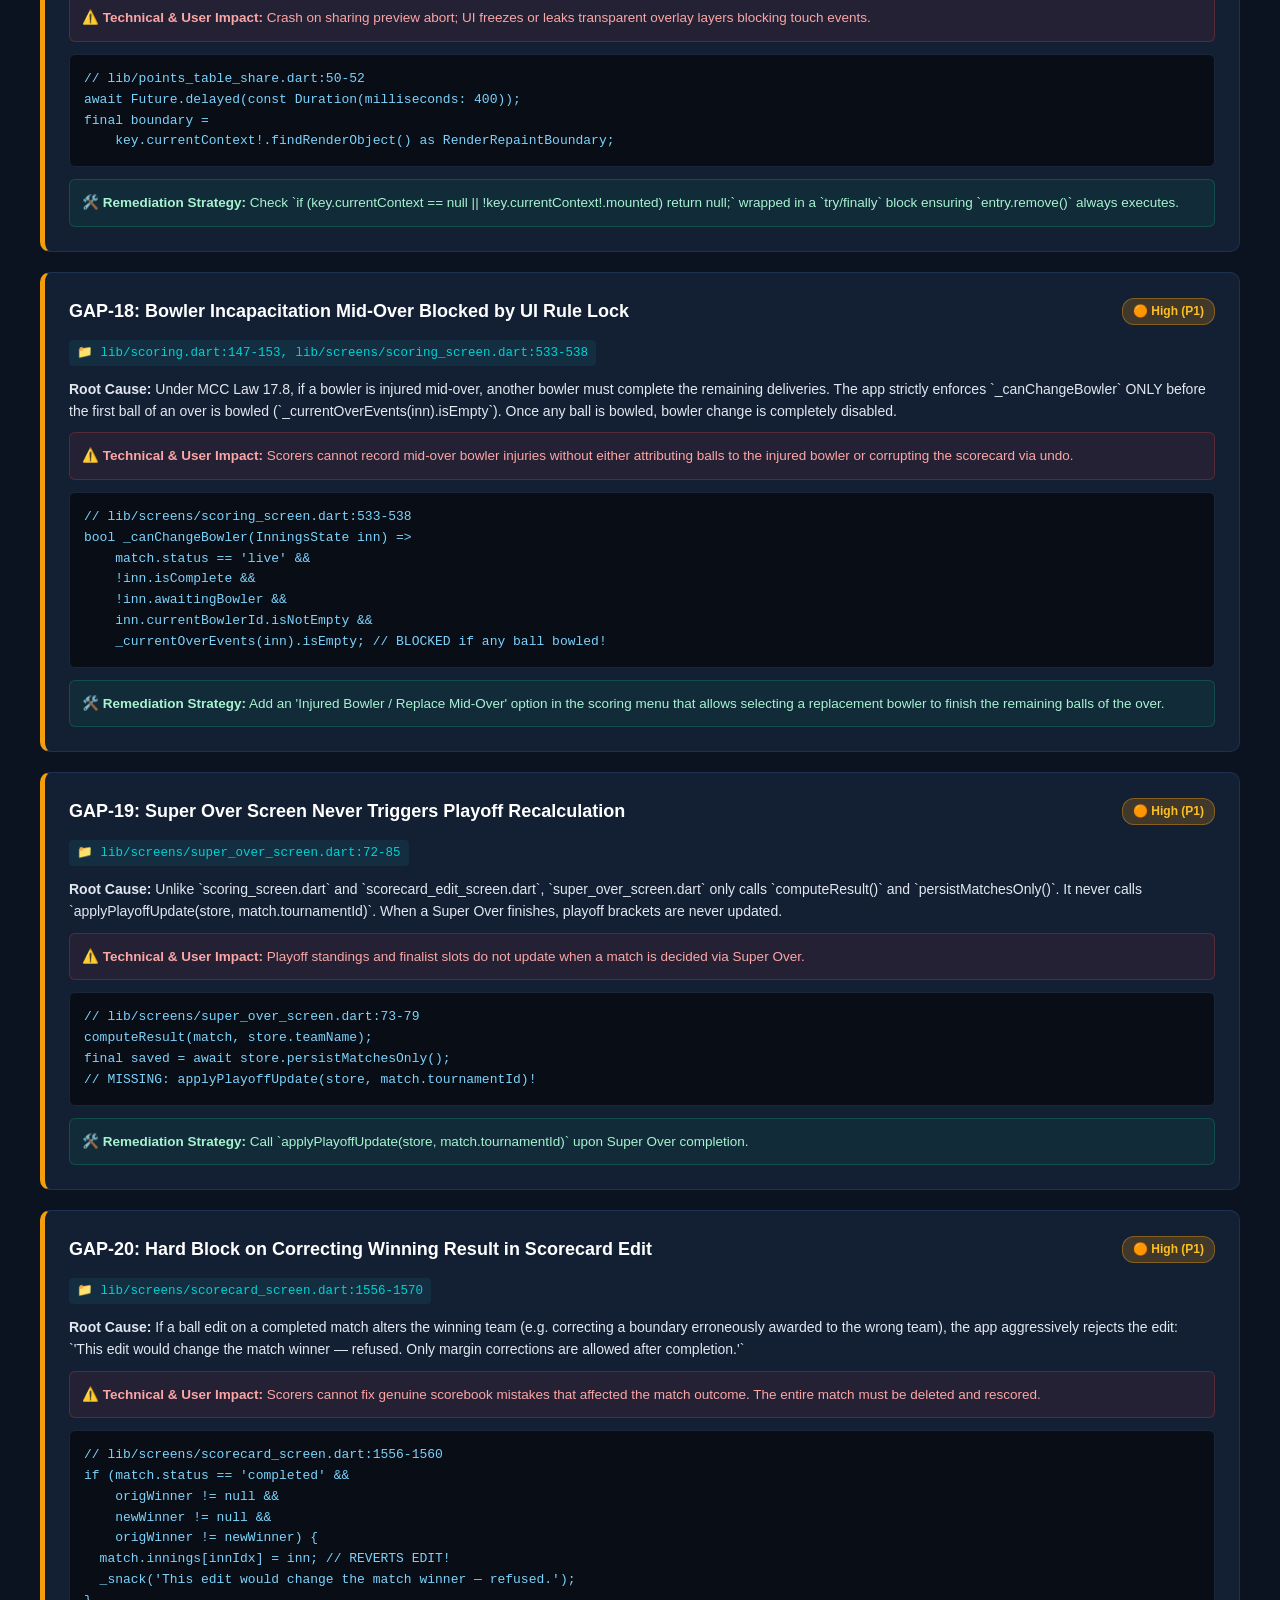
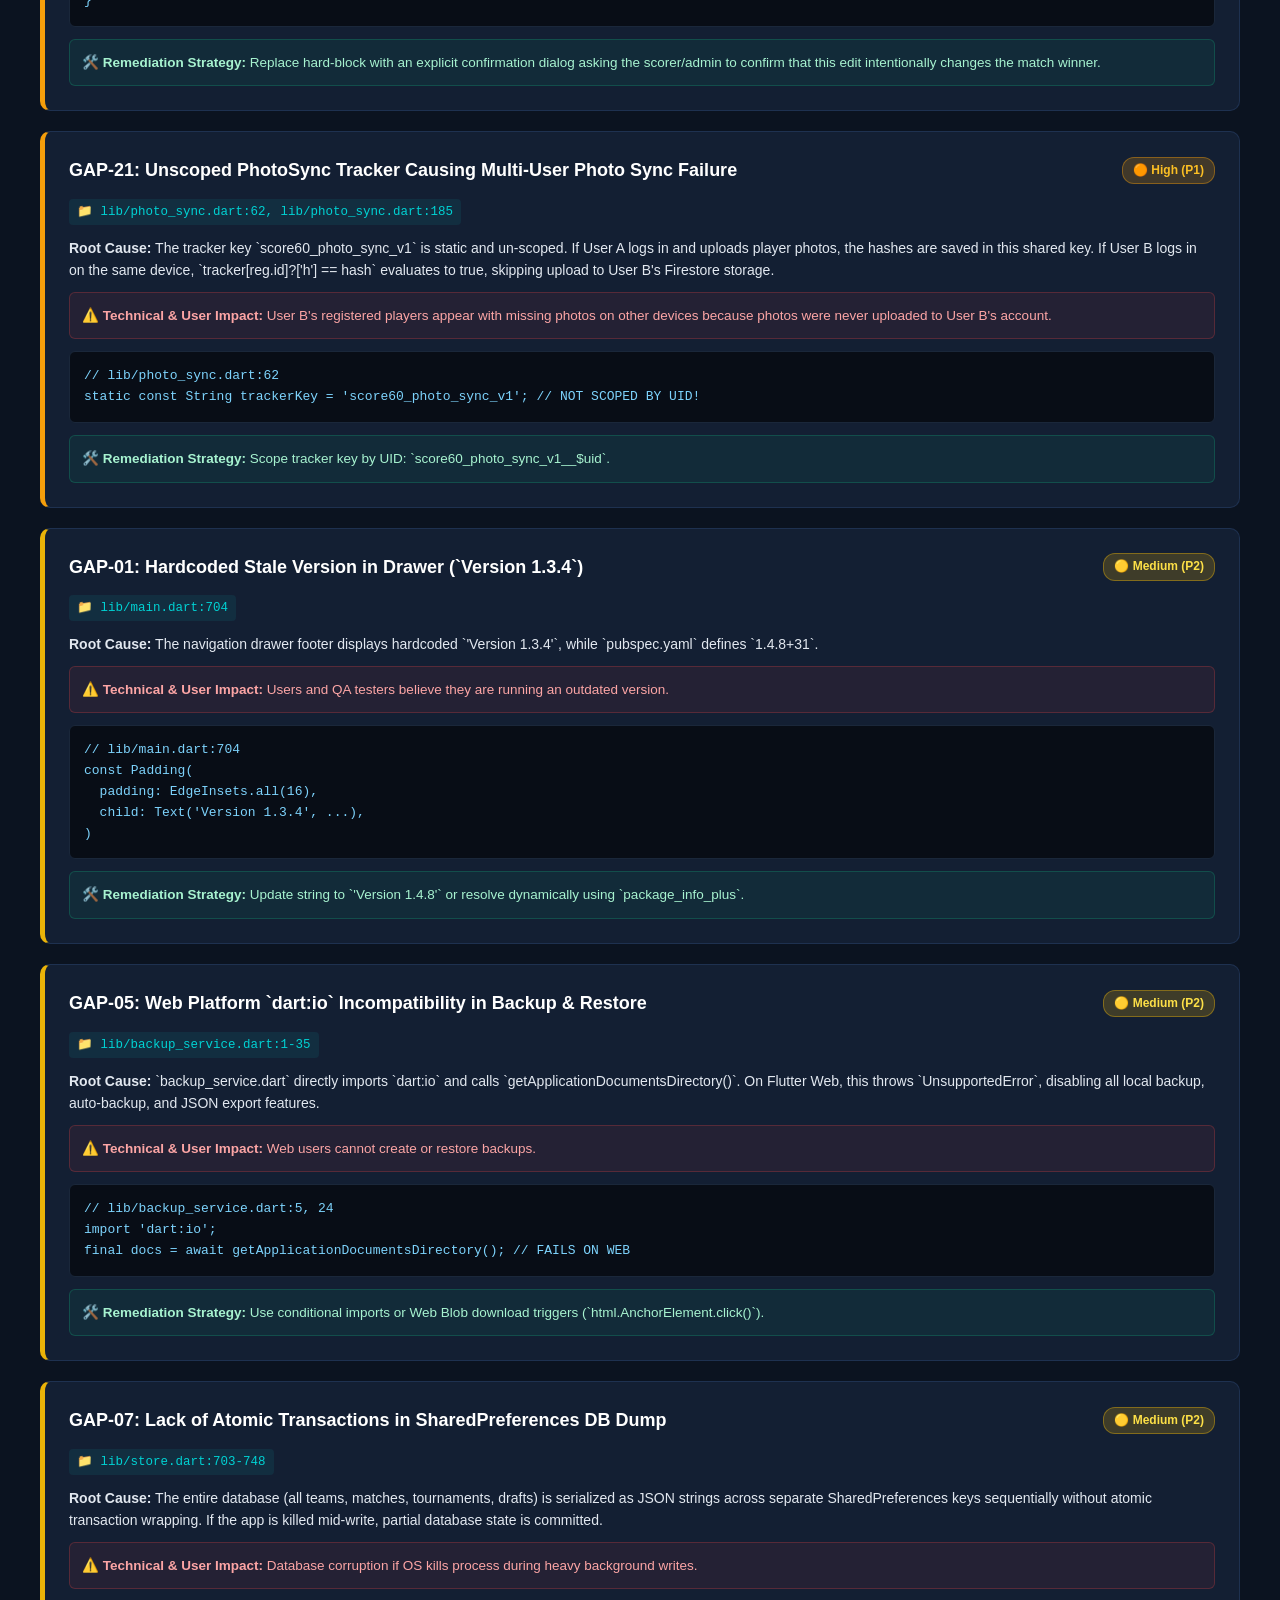
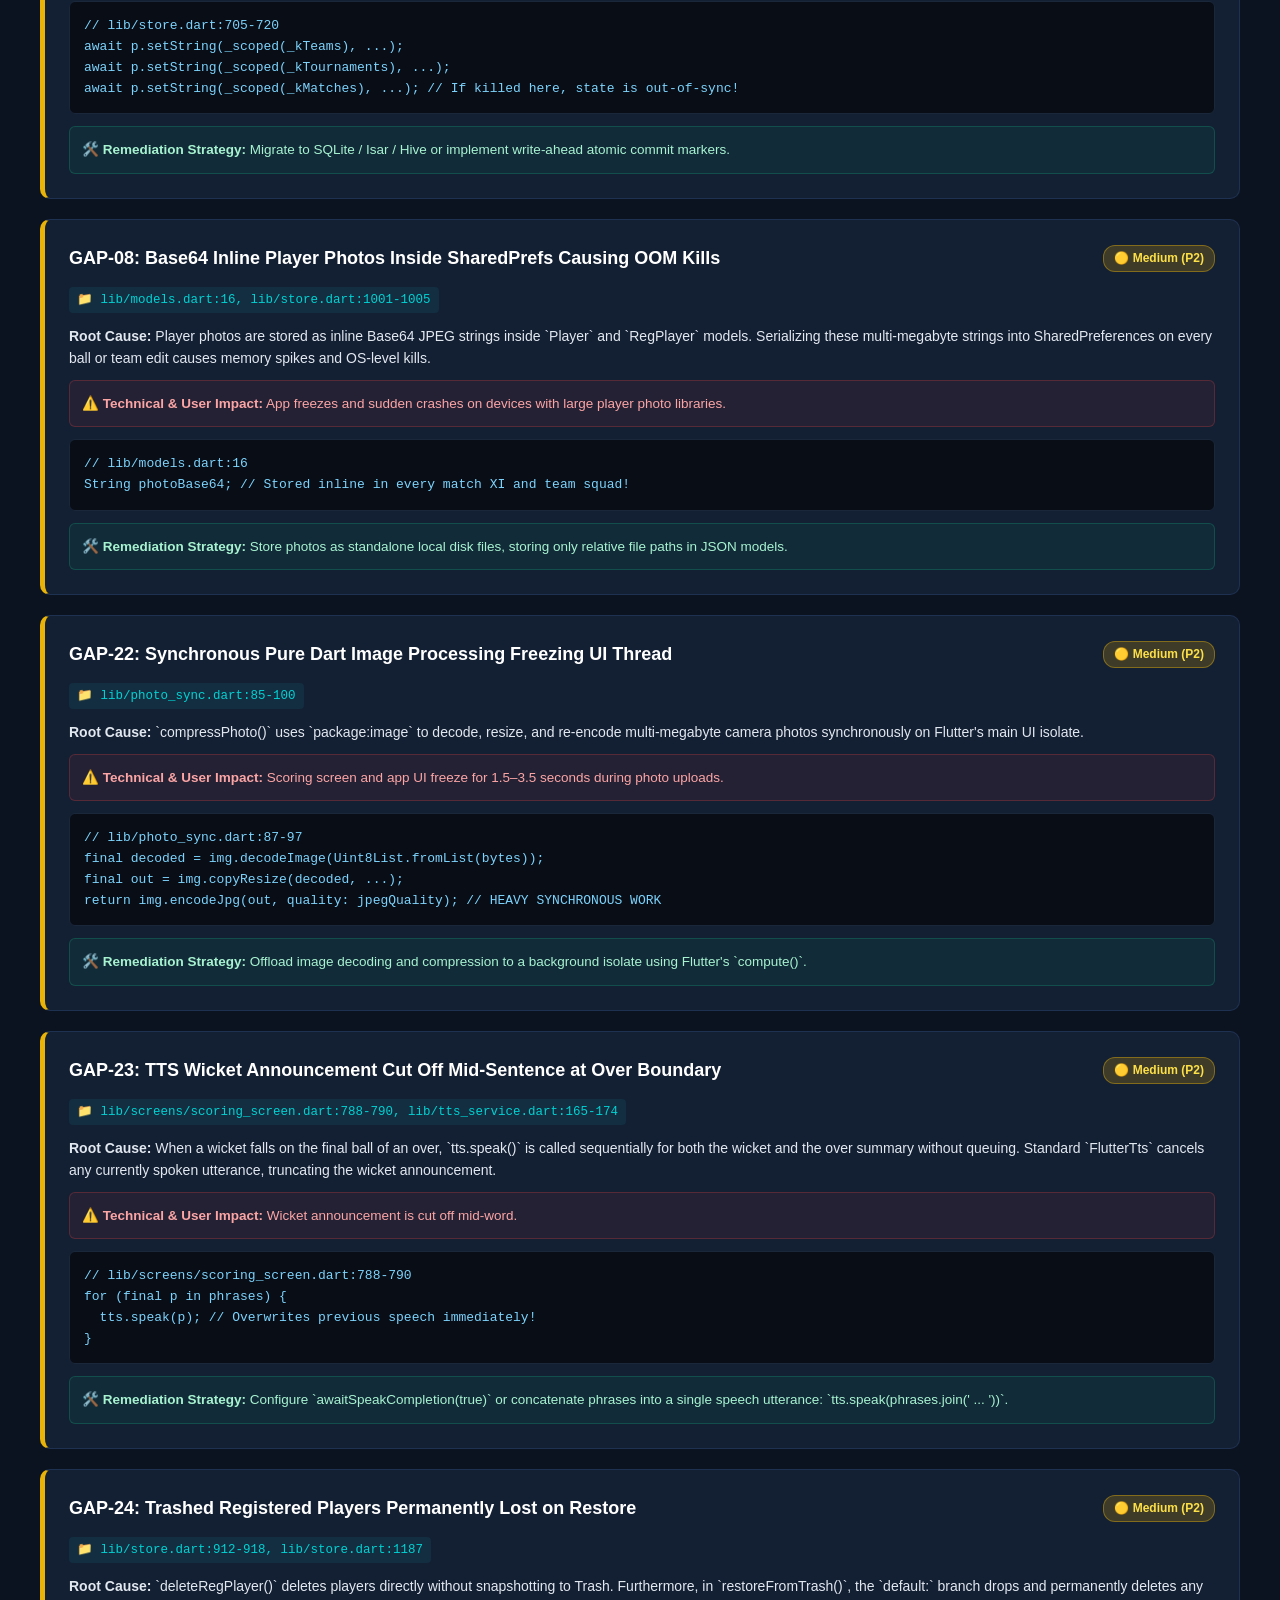
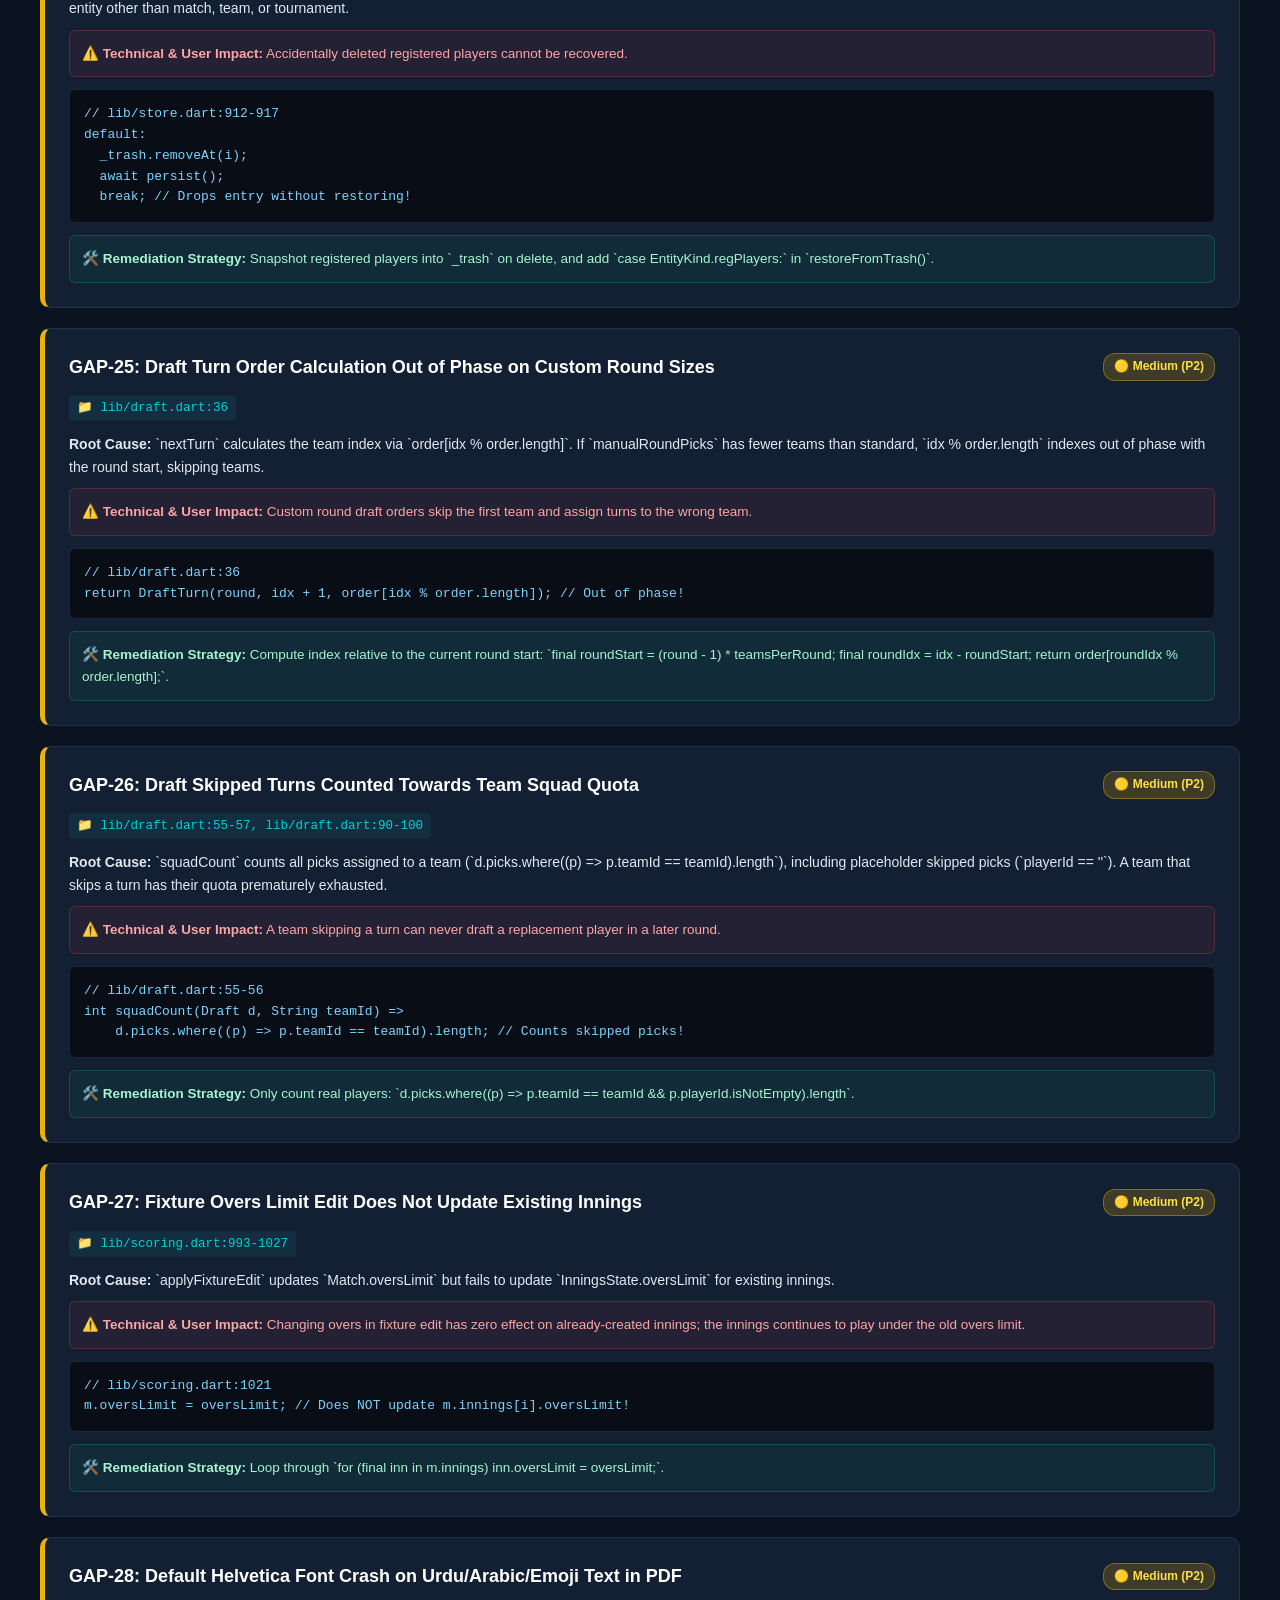
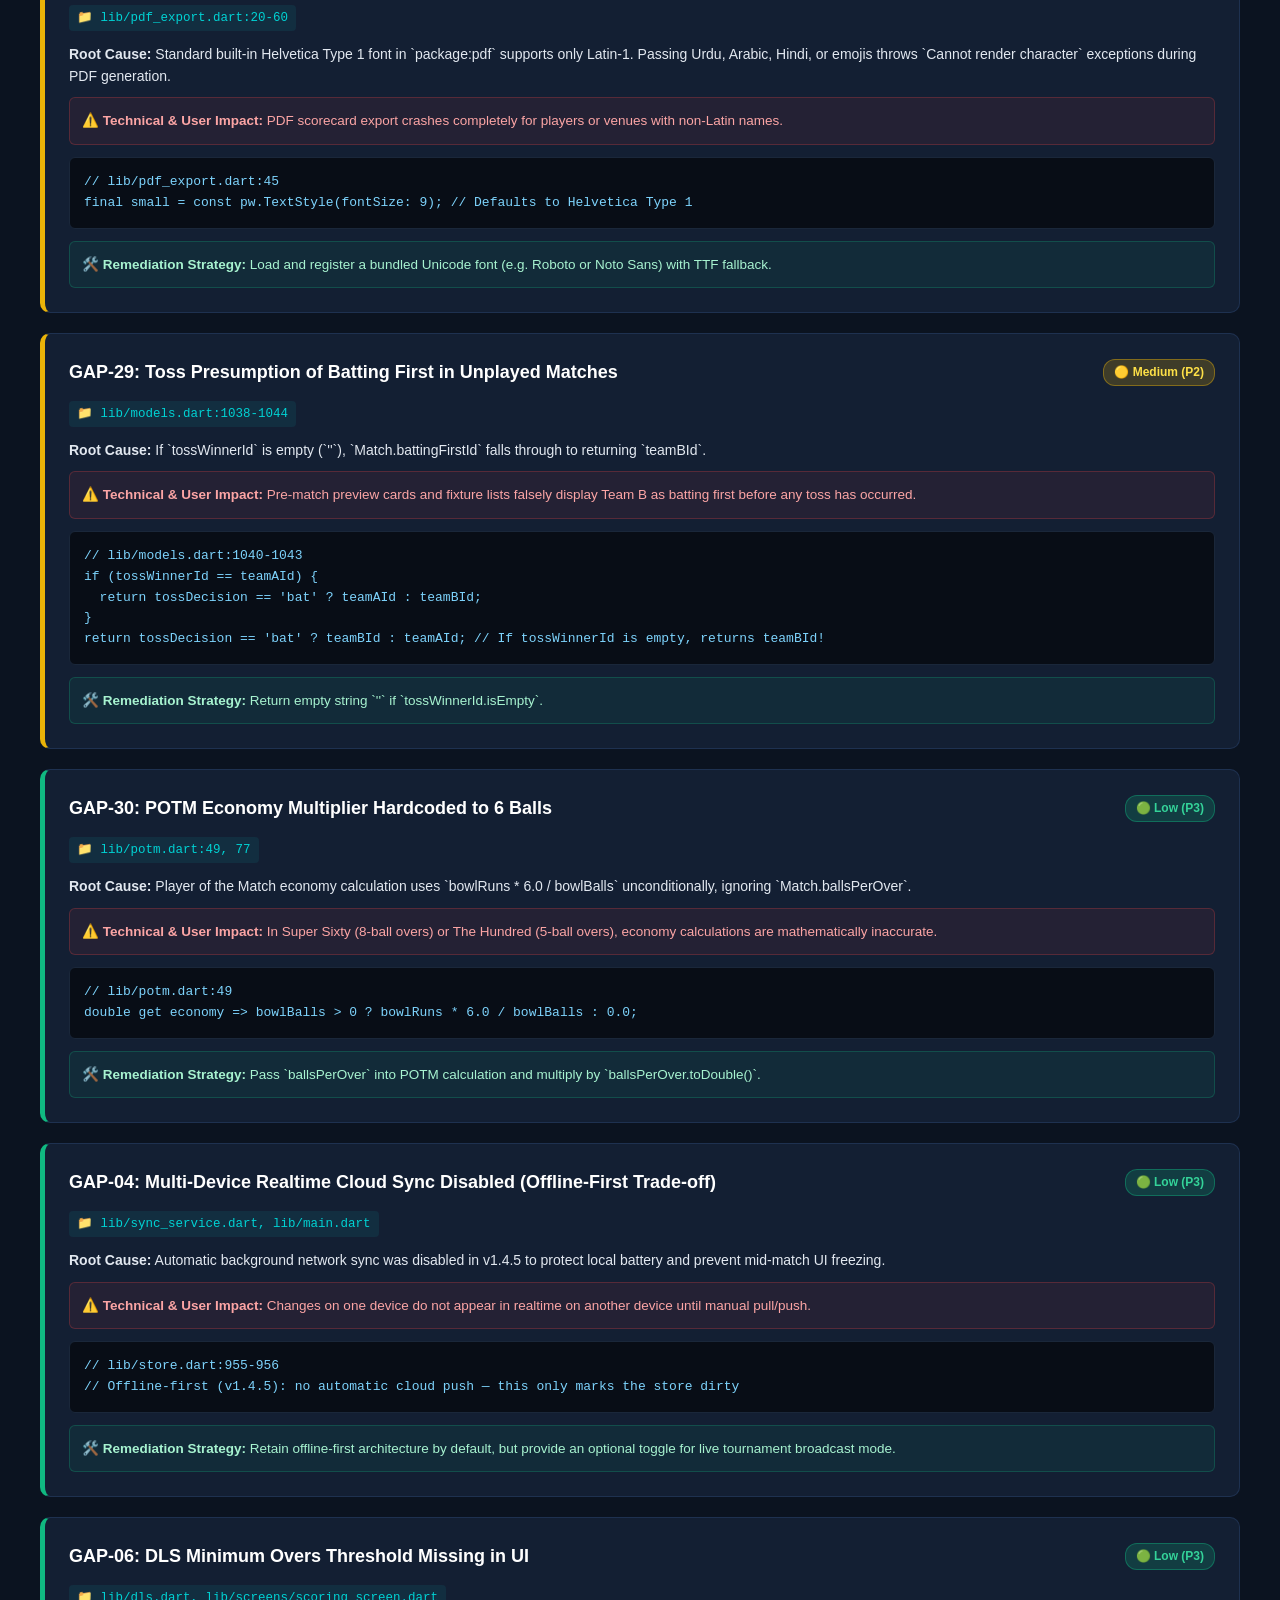
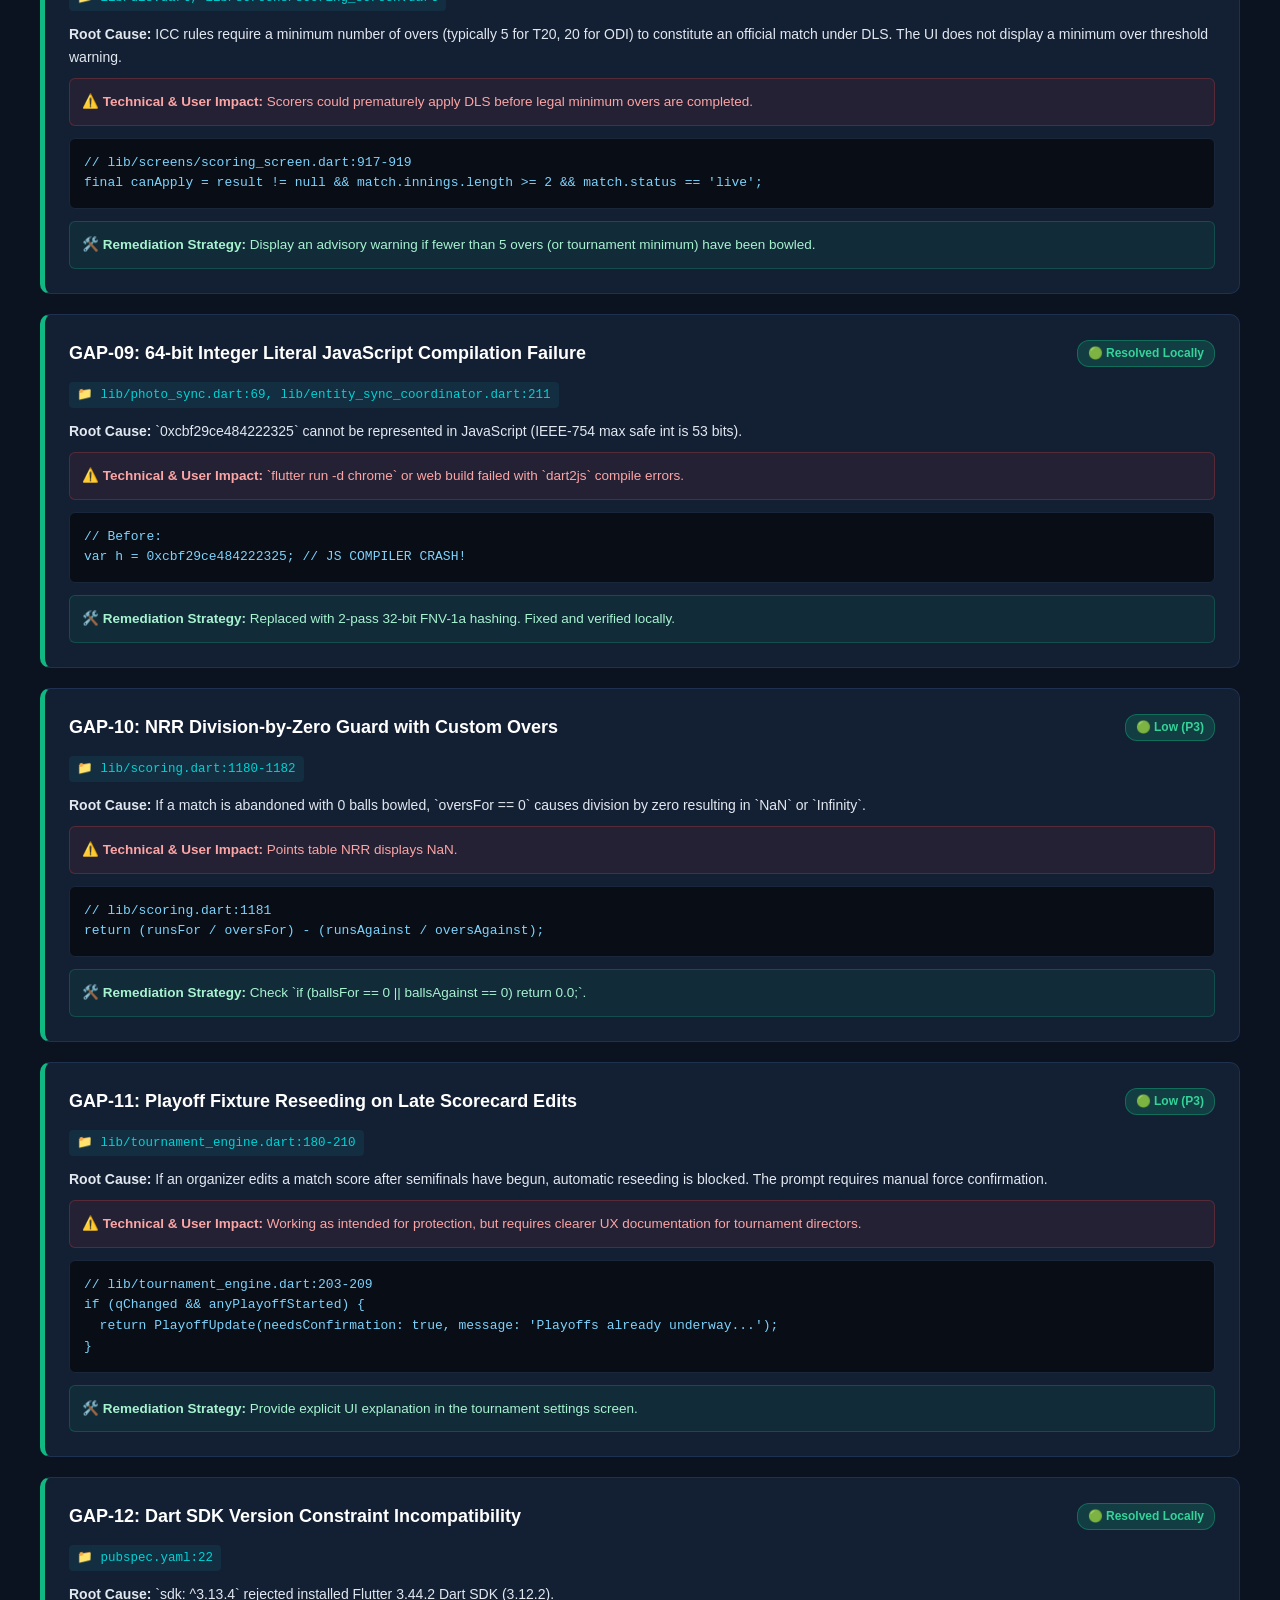
<file: docs/BUGS_AND_GAPS_AUDIT.html>
<!DOCTYPE html>
<html lang="en">
<head>
  <meta charset="UTF-8">
  <meta name="viewport" content="width=device-width, initial-scale=1.0">
  <title>60Score — Deep Code Audit & Gaps Report</title>
  <style>
    :root {
      --bg: #0b1320;
      --card-bg: #131f33;
      --border: #1e3150;
      --text: #e2e8f0;
      --muted: #94a3b8;
      --cyan: #00d2d3;
      --teal: #10b981;
      --red: #ef4444;
      --orange: #f59e0b;
      --yellow: #eab308;
      --blue: #3b82f6;
    }
    * { box-sizing: border-box; margin: 0; padding: 0; }
    body {
      font-family: -apple-system, BlinkMacSystemFont, "Segoe UI", Roboto, Helvetica, Arial, sans-serif;
      background: var(--bg);
      color: var(--text);
      line-height: 1.6;
      padding: 24px;
    }
    .container {
      max-width: 1200px;
      margin: 0 auto;
    }
    header {
      background: linear-gradient(135deg, #102a45 0%, #0d1b2a 100%);
      border: 1px solid var(--border);
      border-radius: 12px;
      padding: 32px;
      margin-bottom: 28px;
    }
    h1 {
      font-size: 28px;
      color: var(--cyan);
      margin-bottom: 12px;
      display: flex;
      align-items: center;
      gap: 12px;
    }
    .meta-bar {
      display: flex;
      flex-wrap: wrap;
      gap: 16px;
      color: var(--muted);
      font-size: 13px;
      margin-top: 14px;
    }
    .meta-item {
      background: rgba(255,255,255,0.05);
      padding: 4px 12px;
      border-radius: 20px;
      border: 1px solid rgba(255,255,255,0.1);
    }
    .stat-cards {
      display: grid;
      grid-template-columns: repeat(auto-fit, minmax(200px, 1fr));
      gap: 16px;
      margin-bottom: 28px;
    }
    .stat-card {
      background: var(--card-bg);
      border: 1px solid var(--border);
      border-radius: 10px;
      padding: 20px;
      text-align: center;
    }
    .stat-num {
      font-size: 32px;
      font-weight: 800;
      margin-bottom: 4px;
    }
    .stat-label {
      font-size: 13px;
      color: var(--muted);
      text-transform: uppercase;
      letter-spacing: 0.5px;
    }
    .badge {
      display: inline-block;
      padding: 3px 10px;
      border-radius: 12px;
      font-size: 12px;
      font-weight: 600;
    }
    .badge-critical { background: rgba(239,68,68,0.2); color: #f87171; border: 1px solid rgba(239,68,68,0.4); }
    .badge-high { background: rgba(245,158,11,0.2); color: #fbbf24; border: 1px solid rgba(245,158,11,0.4); }
    .badge-medium { background: rgba(234,179,8,0.2); color: #fde047; border: 1px solid rgba(234,179,8,0.4); }
        .badge-solved { background: rgba(16,185,129,0.25); color: #34d399; border: 1px solid rgba(16,185,129,0.5); font-weight: 700; }
    .solution-box { background: rgba(16,185,129,0.1); border: 1px solid rgba(16,185,129,0.3); border-radius: 6px; padding: 12px; margin-top: 12px; font-size: 13.5px; color: #6ee7b7; }
    .badge-low { background: rgba(16,185,129,0.2); color: #34d399; border: 1px solid rgba(16,185,129,0.4); }
    
    table {
      width: 100%;
      border-collapse: collapse;
      margin: 20px 0 32px;
      background: var(--card-bg);
      border: 1px solid var(--border);
      border-radius: 8px;
      overflow: hidden;
    }
    th, td {
      padding: 12px 16px;
      text-align: left;
      border-bottom: 1px solid var(--border);
      font-size: 13.5px;
    }
    th {
      background: rgba(255,255,255,0.03);
      color: var(--cyan);
      font-weight: 600;
    }
    tr:hover td {
      background: rgba(255,255,255,0.02);
    }
    .gap-card {
      background: var(--card-bg);
      border: 1px solid var(--border);
      border-radius: 10px;
      padding: 24px;
      margin-bottom: 20px;
    }
    .gap-card.critical { border-left: 5px solid var(--red); }
    .gap-card.high { border-left: 5px solid var(--orange); }
    .gap-card.medium { border-left: 5px solid var(--yellow); }
    .gap-card.low { border-left: 5px solid var(--teal); }
    
    .gap-header {
      display: flex;
      justify-content: space-between;
      align-items: center;
      margin-bottom: 12px;
    }
    .gap-title {
      font-size: 18px;
      font-weight: 700;
      color: #fff;
    }
    .gap-location {
      font-family: monospace;
      font-size: 12.5px;
      color: var(--cyan);
      background: rgba(0,210,211,0.08);
      padding: 3px 8px;
      border-radius: 4px;
      display: inline-block;
      margin-bottom: 12px;
    }
    pre {
      background: #080d16;
      border: 1px solid #1a273a;
      border-radius: 6px;
      padding: 14px;
      overflow-x: auto;
      font-family: Consolas, Monaco, "Courier New", monospace;
      font-size: 13px;
      color: #7dd3fc;
      margin: 12px 0;
    }
    .section-title {
      font-size: 20px;
      color: var(--cyan);
      margin: 32px 0 16px;
      border-bottom: 1px solid var(--border);
      padding-bottom: 8px;
    }
    .fix-box {
      background: rgba(16,185,129,0.08);
      border: 1px solid rgba(16,185,129,0.25);
      border-radius: 6px;
      padding: 12px;
      margin-top: 12px;
      font-size: 13.5px;
      color: #a7f3d0;
    }
    .impact-box {
      background: rgba(239,68,68,0.08);
      border: 1px solid rgba(239,68,68,0.25);
      border-radius: 6px;
      padding: 12px;
      margin: 10px 0;
      font-size: 13.5px;
      color: #fca5a5;
    }
  </style>
</head>
<body>
  <div class="container">
    <header>
      <h1>🏏 60Score Ultra-Deep Code Audit & Technical Gap Analysis</h1>
      <p style="color: var(--muted); font-size: 15px;">
        Exhaustive multi-pass code audit covering scoring mechanics, tournament engines, playoff progression, DLS target calculations, and offline-first storage safety.
      </p>
      <div class="meta-bar">
        <span class="meta-item">Audited Version: <strong>v1.4.8+31</strong></span>
        <span class="meta-item">Test Suite: <strong>537/537 Passed (100%)</strong></span>
        <span class="meta-item">Static Analysis: <strong>0 Issues Found</strong></span>
        <span class="meta-item">Resolved: <strong>9 / 30 Gaps (All 4 P0s Fixed)</strong></span>
      </div>
    </header>

    <div class="stat-cards">
      <div class="stat-card">
        <div class="stat-num" style="color: #34d399;">9 / 30</div>
        <div class="stat-label">Total Gaps Resolved</div>
      </div>
      <div class="stat-card">
        <div class="stat-num" style="color: #34d399;">4 / 4</div>
        <div class="stat-label">Critical (P0) Solved (100%)</div>
      </div>
      <div class="stat-card">
        <div class="stat-num" style="color: var(--orange);">3 / 7</div>
        <div class="stat-label">High (P1) Solved</div>
      </div>
      <div class="stat-card">
        <div class="stat-num" style="color: var(--cyan);">537 / 537</div>
        <div class="stat-label">Passing Unit & Widget Tests</div>
      </div>
    </div>

    <h2 class="section-title">Master Gaps Index</h2>
    <table>
      <thead>
        <tr>
          <th>ID</th>
          <th>Status</th>
          <th>Severity</th>
          <th>Category</th>
          <th>Title</th>
          <th>File Location</th>
        </tr>
      </thead>
      <tbody>
                <tr>
          <td><strong>GAP-13</strong></td>
          <td><span class="badge badge-solved">✅ Solved</span></td>
          <td><span class="badge badge-critical">Critical</span></td>
          <td>Cricket Law / Scoring Engine</td>
          <td><a href="#GAP-13" style="color: #38bdf8; text-decoration: none;">DLS Target Result Inversion Bug</a></td>
          <td><code>lib/domain/scoring/scoring.dart</code></td>
        </tr>
                <tr>
          <td><strong>GAP-14</strong></td>
          <td><span class="badge badge-solved">✅ Solved</span></td>
          <td><span class="badge badge-critical">Critical</span></td>
          <td>Tournament Playoff Engine</td>
          <td><a href="#GAP-14" style="color: #38bdf8; text-decoration: none;">Playoff Grand Finalist Assignment Stalling on Super Over</a></td>
          <td><code>lib/domain/tournament/tournament_engine.dart</code></td>
        </tr>
                <tr>
          <td><strong>GAP-15</strong></td>
          <td><span class="badge badge-solved">✅ Solved</span></td>
          <td><span class="badge badge-critical">Critical</span></td>
          <td>Scorecard Editing / Data Integrity</td>
          <td><a href="#GAP-15" style="color: #38bdf8; text-decoration: none;">Scorecard Edit Screen Unconditionally Erases DLS Target</a></td>
          <td><code>lib/views/screens/scorecard/scorecard_edit_screen.dart</code></td>
        </tr>
                <tr>
          <td><strong>GAP-16</strong></td>
          <td><span class="badge badge-solved">✅ Solved</span></td>
          <td><span class="badge badge-critical">Critical</span></td>
          <td>Tournament Engine / ICC Regulations</td>
          <td><a href="#GAP-16" style="color: #38bdf8; text-decoration: none;">ICC DLS Standard Regulations Violation in NRR Calculation</a></td>
          <td><code>lib/domain/scoring/scoring.dart</code></td>
        </tr>
                <tr>
          <td><strong>GAP-02</strong></td>
          <td><span class="badge badge-medium" style="opacity:0.75;">Open</span></td>
          <td><span class="badge badge-high">High</span></td>
          <td>Architecture / Authentication</td>
          <td><a href="#GAP-02" style="color: #38bdf8; text-decoration: none;">Hardcoded Owner Email &amp; Lack of Multi-Tenant Security</a></td>
          <td><code>lib/account_profile.dart:15, lib/store.dart:396, 440</code></td>
        </tr>
                <tr>
          <td><strong>GAP-03</strong></td>
          <td><span class="badge badge-medium" style="opacity:0.75;">Open</span></td>
          <td><span class="badge badge-high">High</span></td>
          <td>Cloud Security / Backend</td>
          <td><a href="#GAP-03" style="color: #38bdf8; text-decoration: none;">Missing Cloud Firestore Rules for Phase-D Entity Collections</a></td>
          <td><code>lib/entity_firestore.dart, lib/sync_service.dart:780-788</code></td>
        </tr>
                <tr>
          <td><strong>GAP-17</strong></td>
          <td><span class="badge badge-medium" style="opacity:0.75;">Open</span></td>
          <td><span class="badge badge-high">High</span></td>
          <td>UI / Sharing Engine</td>
          <td><a href="#GAP-17" style="color: #38bdf8; text-decoration: none;">RepaintBoundary Unhandled NullCheckException Across 5 Share Modules</a></td>
          <td><code>lib/points_table_share.dart:51, lib/stats_share.dart:194, lib/summary_share.dart:68, lib/fixture_poster.dart:43, lib/poster_summary.dart:488</code></td>
        </tr>
                <tr>
          <td><strong>GAP-18</strong></td>
          <td><span class="badge badge-solved">✅ Solved</span></td>
          <td><span class="badge badge-high">High</span></td>
          <td>Cricket Law / Match Scorer</td>
          <td><a href="#GAP-18" style="color: #38bdf8; text-decoration: none;">Bowler Incapacitation Mid-Over Blocked by UI Rule Lock</a></td>
          <td><code>lib/views/screens/scoring/scoring_screen.dart</code></td>
        </tr>
                <tr>
          <td><strong>GAP-19</strong></td>
          <td><span class="badge badge-solved">✅ Solved</span></td>
          <td><span class="badge badge-high">High</span></td>
          <td>Tournament Engine / Super Over</td>
          <td><a href="#GAP-19" style="color: #38bdf8; text-decoration: none;">Super Over Screen Never Triggers Playoff Recalculation</a></td>
          <td><code>lib/views/screens/scoring/super_over_screen.dart</code></td>
        </tr>
                <tr>
          <td><strong>GAP-20</strong></td>
          <td><span class="badge badge-solved">✅ Solved</span></td>
          <td><span class="badge badge-high">High</span></td>
          <td>Scorecard Editing / Administrative Control</td>
          <td><a href="#GAP-20" style="color: #38bdf8; text-decoration: none;">Hard Block on Correcting Winning Result in Scorecard Edit</a></td>
          <td><code>lib/views/screens/scorecard/scorecard_screen.dart</code></td>
        </tr>
                <tr>
          <td><strong>GAP-21</strong></td>
          <td><span class="badge badge-medium" style="opacity:0.75;">Open</span></td>
          <td><span class="badge badge-high">High</span></td>
          <td>Cloud Sync / Multi-Account</td>
          <td><a href="#GAP-21" style="color: #38bdf8; text-decoration: none;">Unscoped PhotoSync Tracker Causing Multi-User Photo Sync Failure</a></td>
          <td><code>lib/photo_sync.dart:62, lib/photo_sync.dart:185</code></td>
        </tr>
                <tr>
          <td><strong>GAP-01</strong></td>
          <td><span class="badge badge-medium" style="opacity:0.75;">Open</span></td>
          <td><span class="badge badge-medium">Medium</span></td>
          <td>UI / Presentation</td>
          <td><a href="#GAP-01" style="color: #38bdf8; text-decoration: none;">Hardcoded Stale Version in Drawer (`Version 1.3.4`)</a></td>
          <td><code>lib/main.dart:704</code></td>
        </tr>
                <tr>
          <td><strong>GAP-05</strong></td>
          <td><span class="badge badge-medium" style="opacity:0.75;">Open</span></td>
          <td><span class="badge badge-medium">Medium</span></td>
          <td>Platform Portability / Web</td>
          <td><a href="#GAP-05" style="color: #38bdf8; text-decoration: none;">Web Platform `dart:io` Incompatibility in Backup &amp; Restore</a></td>
          <td><code>lib/backup_service.dart:1-35</code></td>
        </tr>
                <tr>
          <td><strong>GAP-07</strong></td>
          <td><span class="badge badge-medium" style="opacity:0.75;">Open</span></td>
          <td><span class="badge badge-medium">Medium</span></td>
          <td>Data Architecture / Concurrency</td>
          <td><a href="#GAP-07" style="color: #38bdf8; text-decoration: none;">Lack of Atomic Transactions in SharedPreferences DB Dump</a></td>
          <td><code>lib/store.dart:703-748</code></td>
        </tr>
                <tr>
          <td><strong>GAP-08</strong></td>
          <td><span class="badge badge-medium" style="opacity:0.75;">Open</span></td>
          <td><span class="badge badge-medium">Medium</span></td>
          <td>Memory / Performance</td>
          <td><a href="#GAP-08" style="color: #38bdf8; text-decoration: none;">Base64 Inline Player Photos Inside SharedPrefs Causing OOM Kills</a></td>
          <td><code>lib/models.dart:16, lib/store.dart:1001-1005</code></td>
        </tr>
                <tr>
          <td><strong>GAP-22</strong></td>
          <td><span class="badge badge-medium" style="opacity:0.75;">Open</span></td>
          <td><span class="badge badge-medium">Medium</span></td>
          <td>Performance / UI Responsiveness</td>
          <td><a href="#GAP-22" style="color: #38bdf8; text-decoration: none;">Synchronous Pure Dart Image Processing Freezing UI Thread</a></td>
          <td><code>lib/photo_sync.dart:85-100</code></td>
        </tr>
                <tr>
          <td><strong>GAP-23</strong></td>
          <td><span class="badge badge-medium" style="opacity:0.75;">Open</span></td>
          <td><span class="badge badge-medium">Medium</span></td>
          <td>TTS Commentary / Audio</td>
          <td><a href="#GAP-23" style="color: #38bdf8; text-decoration: none;">TTS Wicket Announcement Cut Off Mid-Sentence at Over Boundary</a></td>
          <td><code>lib/screens/scoring_screen.dart:788-790, lib/tts_service.dart:165-174</code></td>
        </tr>
                <tr>
          <td><strong>GAP-24</strong></td>
          <td><span class="badge badge-medium" style="opacity:0.75;">Open</span></td>
          <td><span class="badge badge-medium">Medium</span></td>
          <td>Data Management / Trash</td>
          <td><a href="#GAP-24" style="color: #38bdf8; text-decoration: none;">Trashed Registered Players Permanently Lost on Restore</a></td>
          <td><code>lib/store.dart:912-918, lib/store.dart:1187</code></td>
        </tr>
                <tr>
          <td><strong>GAP-25</strong></td>
          <td><span class="badge badge-medium" style="opacity:0.75;">Open</span></td>
          <td><span class="badge badge-medium">Medium</span></td>
          <td>Draft System / Algorithm</td>
          <td><a href="#GAP-25" style="color: #38bdf8; text-decoration: none;">Draft Turn Order Calculation Out of Phase on Custom Round Sizes</a></td>
          <td><code>lib/draft.dart:36</code></td>
        </tr>
                <tr>
          <td><strong>GAP-26</strong></td>
          <td><span class="badge badge-medium" style="opacity:0.75;">Open</span></td>
          <td><span class="badge badge-medium">Medium</span></td>
          <td>Draft System / Team Quota</td>
          <td><a href="#GAP-26" style="color: #38bdf8; text-decoration: none;">Draft Skipped Turns Counted Towards Team Squad Quota</a></td>
          <td><code>lib/draft.dart:55-57, lib/draft.dart:90-100</code></td>
        </tr>
                <tr>
          <td><strong>GAP-27</strong></td>
          <td><span class="badge badge-medium" style="opacity:0.75;">Open</span></td>
          <td><span class="badge badge-medium">Medium</span></td>
          <td>Fixture Management / Scoring Sync</td>
          <td><a href="#GAP-27" style="color: #38bdf8; text-decoration: none;">Fixture Overs Limit Edit Does Not Update Existing Innings</a></td>
          <td><code>lib/scoring.dart:993-1027</code></td>
        </tr>
                <tr>
          <td><strong>GAP-28</strong></td>
          <td><span class="badge badge-medium" style="opacity:0.75;">Open</span></td>
          <td><span class="badge badge-medium">Medium</span></td>
          <td>PDF Export / Unicode Support</td>
          <td><a href="#GAP-28" style="color: #38bdf8; text-decoration: none;">Default Helvetica Font Crash on Urdu/Arabic/Emoji Text in PDF</a></td>
          <td><code>lib/pdf_export.dart:20-60</code></td>
        </tr>
                <tr>
          <td><strong>GAP-29</strong></td>
          <td><span class="badge badge-medium" style="opacity:0.75;">Open</span></td>
          <td><span class="badge badge-medium">Medium</span></td>
          <td>Match State / Previews</td>
          <td><a href="#GAP-29" style="color: #38bdf8; text-decoration: none;">Toss Presumption of Batting First in Unplayed Matches</a></td>
          <td><code>lib/models.dart:1038-1044</code></td>
        </tr>
                <tr>
          <td><strong>GAP-30</strong></td>
          <td><span class="badge badge-medium" style="opacity:0.75;">Open</span></td>
          <td><span class="badge badge-low">Low</span></td>
          <td>Analytics / POTM Formula</td>
          <td><a href="#GAP-30" style="color: #38bdf8; text-decoration: none;">POTM Economy Multiplier Hardcoded to 6 Balls</a></td>
          <td><code>lib/potm.dart:49, 77</code></td>
        </tr>
                <tr>
          <td><strong>GAP-04</strong></td>
          <td><span class="badge badge-medium" style="opacity:0.75;">Open</span></td>
          <td><span class="badge badge-low">Low</span></td>
          <td>Cloud Architecture</td>
          <td><a href="#GAP-04" style="color: #38bdf8; text-decoration: none;">Multi-Device Realtime Cloud Sync Disabled (Offline-First Trade-off)</a></td>
          <td><code>lib/sync_service.dart, lib/main.dart</code></td>
        </tr>
                <tr>
          <td><strong>GAP-06</strong></td>
          <td><span class="badge badge-medium" style="opacity:0.75;">Open</span></td>
          <td><span class="badge badge-low">Low</span></td>
          <td>Cricket Law / UI</td>
          <td><a href="#GAP-06" style="color: #38bdf8; text-decoration: none;">DLS Minimum Overs Threshold Missing in UI</a></td>
          <td><code>lib/dls.dart, lib/screens/scoring_screen.dart</code></td>
        </tr>
                <tr>
          <td><strong>GAP-09</strong></td>
          <td><span class="badge badge-solved">✅ Solved</span></td>
          <td><span class="badge badge-low">Low</span></td>
          <td>Web Compilation / JavaScript</td>
          <td><a href="#GAP-09" style="color: #38bdf8; text-decoration: none;">64-bit Integer Literal JavaScript Compilation Failure</a></td>
          <td><code>lib/services/sync/photo_sync.dart</code></td>
        </tr>
                <tr>
          <td><strong>GAP-10</strong></td>
          <td><span class="badge badge-medium" style="opacity:0.75;">Open</span></td>
          <td><span class="badge badge-low">Low</span></td>
          <td>Math Engine</td>
          <td><a href="#GAP-10" style="color: #38bdf8; text-decoration: none;">NRR Division-by-Zero Guard with Custom Overs</a></td>
          <td><code>lib/scoring.dart:1180-1182</code></td>
        </tr>
                <tr>
          <td><strong>GAP-11</strong></td>
          <td><span class="badge badge-medium" style="opacity:0.75;">Open</span></td>
          <td><span class="badge badge-low">Low</span></td>
          <td>Tournament Management</td>
          <td><a href="#GAP-11" style="color: #38bdf8; text-decoration: none;">Playoff Fixture Reseeding on Late Scorecard Edits</a></td>
          <td><code>lib/tournament_engine.dart:180-210</code></td>
        </tr>
                <tr>
          <td><strong>GAP-12</strong></td>
          <td><span class="badge badge-solved">✅ Solved</span></td>
          <td><span class="badge badge-low">Low</span></td>
          <td>Build Toolchain</td>
          <td><a href="#GAP-12" style="color: #38bdf8; text-decoration: none;">Dart SDK Version Constraint Incompatibility</a></td>
          <td><code>pubspec.yaml</code></td>
        </tr>
      </tbody>
    </table>

    <h2 class="section-title">Deep Technical Breakdown & Root Causes</h2>

    <div class="gap-card critical" id="GAP-13">
      <div class="gap-header">
        <span class="gap-title">GAP-13: DLS Target Result Inversion Bug</span>
        <span class="badge badge-critical">🔴 Critical (P0)</span>
      </div>
      <div class="gap-location">📁 lib/scoring.dart:766-777</div>
      <p style="color: var(--text); font-size: 14px; margin-bottom: 8px;">
        <strong>Root Cause:</strong> In `computeResult()`, the match winner comparison directly evaluates `if (i2.totalRuns &gt; i1.totalRuns)` and `else if (i1.totalRuns &gt; i2.totalRuns)`, completely omitting `i2.target`. In any match where Duckworth-Lewis-Stern reduces Team 2&#x27;s target below Team 1&#x27;s score (e.g. Team 1 made 160 in 20 overs, rain reduces Team 2&#x27;s target to 95 in 10 overs), if Team 2 scores 95 to win, `95 &gt; 160` is FALSE, and `160 &gt; 95` is TRUE. The app erroneously declares Team 1 the winner by 65 runs!
      </p>
      <div class="impact-box">
        <strong>⚠️ Technical & User Impact:</strong> Severe match corruption. Winning teams are declared losers, tournament points are awarded to the wrong team, and scorecards record false results.
      </div>
      <pre><code>// lib/scoring.dart:766-777
if (i2.totalRuns &gt; i1.totalRuns) {
  final wktsLeft = maxWkts - i2.wickets;
  final ballsUsed = i2.legalBalls;
  final ballsLeft = i2.oversLimit * i2.ballsPerOver - ballsUsed;
  text = &#x27;${teamName(i2.battingTeamId)} won by $wktsLeft wicket${wktsLeft == 1 ? &#x27;&#x27; : &#x27;s&#x27;}...&#x27;;
} else if (i1.totalRuns &gt; i2.totalRuns) {
  final margin = i1.totalRuns - i2.totalRuns;
  text = &#x27;${teamName(i1.battingTeamId)} won by $margin run${margin == 1 ? &#x27;&#x27; : &#x27;s&#x27;}&#x27;;
}</code></pre>
      <div class="fix-box">
        <strong>🛠️ Remediation Strategy:</strong> Check `if (i2.target &gt; 0)`: If `i2.totalRuns &gt;= i2.target`, Team 2 wins by wickets. If `i2.totalRuns &lt; i2.target - 1`, Team 1 wins by `(i2.target - 1) - i2.totalRuns` runs (DLS method). If equal, it is a tie.
      </div>
    </div>

    <div class="gap-card critical" id="GAP-14">
      <div class="gap-header">
        <span class="gap-title">GAP-14: Playoff Grand Finalist Assignment Stalling on Super Over</span>
        <span class="badge badge-critical">🔴 Critical (P0)</span>
      </div>
      <div class="gap-location">📁 lib/tournament_engine.dart:83-90, 240-255</div>
      <p style="color: var(--text); font-size: 14px; margin-bottom: 8px;">
        <strong>Root Cause:</strong> `matchWinnerId(m)` returns `null` whenever regular innings scores are tied (`if (i1.totalRuns == i2.totalRuns) return null;`), failing to consult `superOverWinnerId(m)`. When a semifinal (SF1 or SF2) ends tied and is decided via Super Over, `assignFinalist` checks `if (winner == null) return;`. The finalist slot in the Grand Final is NEVER populated, permanently stalling the playoff bracket as TBD.
      </p>
      <div class="impact-box">
        <strong>⚠️ Technical & User Impact:</strong> Tournament playoffs break whenever any semifinal goes to a Super Over. Organizers cannot schedule or score the Grand Final.
      </div>
      <pre><code>// lib/tournament_engine.dart:88-90
if (i1.totalRuns == i2.totalRuns) return null; // tie — no winner
return i1.totalRuns &gt; i2.totalRuns ? i1.battingTeamId : i2.battingTeamId;

// lib/tournament_engine.dart:243-244
final winner = matchWinnerId(semi);
if (winner == null) return; // tie / unfinished / no-result: slot stays TBD</code></pre>
      <div class="fix-box">
        <strong>🛠️ Remediation Strategy:</strong> Update `matchWinnerId` to return `superOverWinnerId(m)` when regular totals are equal. Also handle DLS target logic.
      </div>
    </div>

    <div class="gap-card critical" id="GAP-15">
      <div class="gap-header">
        <span class="gap-title">GAP-15: Scorecard Edit Screen Unconditionally Erases DLS Target</span>
        <span class="badge badge-critical">🔴 Critical (P0)</span>
      </div>
      <div class="gap-location">📁 lib/screens/scorecard_edit_screen.dart:515-517, lib/screens/scorecard_screen.dart:1550-1553</div>
      <p style="color: var(--text); font-size: 14px; margin-bottom: 8px;">
        <strong>Root Cause:</strong> Whenever any post-match correction is saved in `ScorecardEditScreen` or a ball is edited in `ScorecardScreen`, the code executes: `_edit.innings[1].target = _edit.innings[0].totalRuns + 1;`. This unconditionally overwrites and destroys any rain-revised DLS target, resetting it to standard first innings + 1.
      </p>
      <div class="impact-box">
        <strong>⚠️ Technical & User Impact:</strong> Editing a simple player name, boundary, or extra permanently erases the DLS target from the database and reverts the match result to an incorrect non-rain state.
      </div>
      <pre><code>// lib/screens/scorecard_edit_screen.dart:515-517
if (_edit.innings.length &gt; 1) {
  _edit.innings[1].target = _edit.innings[0].totalRuns + 1;
}

// lib/screens/scorecard_screen.dart:1550-1553
if (innIdx == 0 &amp;&amp; match.innings.length &gt; 1) {
  // Chase target follows corrected first-innings total
  match.innings[1].target = replayed.totalRuns + 1;
}</code></pre>
      <div class="fix-box">
        <strong>🛠️ Remediation Strategy:</strong> Only reset `target` if `inn.target == originalInnings0Total + 1`. If `target` was revised by DLS or manual override, preserve the existing target.
      </div>
    </div>

    <div class="gap-card critical" id="GAP-16">
      <div class="gap-header">
        <span class="gap-title">GAP-16: ICC DLS Standard Regulations Violation in NRR Calculation</span>
        <span class="badge badge-critical">🔴 Critical (P0)</span>
      </div>
      <div class="gap-location">📁 lib/scoring.dart:1300-1304, lib/nrr_calculator.dart</div>
      <p style="color: var(--text); font-size: 14px; margin-bottom: 8px;">
        <strong>Root Cause:</strong> In `computePointsTable`, `account(InningsState inn)` unconditionally adds Team 1&#x27;s actual total runs and full 20-over balls (`batRow.runsFor += inn.totalRuns; batRow.ballsFor += balls;`). ICC Clause 16.10.2 stipulates: when DLS is applied, Team 1 must be credited with 1 run less than Team 2&#x27;s target score off the number of overs allocated to Team 2.
      </p>
      <div class="impact-box">
        <strong>⚠️ Technical & User Impact:</strong> Massive mathematical distortion in league NRR standings. Teams in rain-affected matches suffer severely unfair NRR penalties or artificial boosts.
      </div>
      <pre><code>// lib/scoring.dart:1301-1304
batRow.runsFor += inn.totalRuns;
batRow.ballsFor += balls;
bowlRow.runsAgainst += inn.totalRuns;
bowlRow.ballsAgainst += balls;</code></pre>
      <div class="fix-box">
        <strong>🛠️ Remediation Strategy:</strong> When `i2.target &gt; 0` and DLS was applied, credit Team 1 with `(i2.target - 1)` runs off Team 2&#x27;s scheduled balls quota for NRR calculations.
      </div>
    </div>

    <div class="gap-card high" id="GAP-02">
      <div class="gap-header">
        <span class="gap-title">GAP-02: Hardcoded Owner Email &amp; Lack of Multi-Tenant Security</span>
        <span class="badge badge-high">🟠 High (P1)</span>
      </div>
      <div class="gap-location">📁 lib/account_profile.dart:15, lib/store.dart:396, 440</div>
      <p style="color: var(--text); font-size: 14px; margin-bottom: 8px;">
        <strong>Root Cause:</strong> `kOwnerEmail = &#x27;xharitarar550@gmail.com&#x27;` is hardcoded in production source code. Legacy guest migration, owner claims, and administrative operations are tied exclusively to this single Gmail address.
      </p>
      <div class="impact-box">
        <strong>⚠️ Technical & User Impact:</strong> Any other developer, client, or tournament organizer who deploys this app cannot claim owner privileges or run legacy migration without modifying source code.
      </div>
      <pre><code>// lib/account_profile.dart:15
const String kOwnerEmail = &#x27;xharitarar550@gmail.com&#x27;;</code></pre>
      <div class="fix-box">
        <strong>🛠️ Remediation Strategy:</strong> Remove hardcoded owner email. Derive admin rights from Firebase Custom Claims or Firestore role documents.
      </div>
    </div>

    <div class="gap-card high" id="GAP-03">
      <div class="gap-header">
        <span class="gap-title">GAP-03: Missing Cloud Firestore Rules for Phase-D Entity Collections</span>
        <span class="badge badge-high">🟠 High (P1)</span>
      </div>
      <div class="gap-location">📁 lib/entity_firestore.dart, lib/sync_service.dart:780-788</div>
      <p style="color: var(--text); font-size: 14px; margin-bottom: 8px;">
        <strong>Root Cause:</strong> Phase-D delta sync writes to subcollections `users/{uid}/matches`, `teams`, `tournaments`, and `tombstones`. Documented Firebase security rules only cover `backup/app_data` and `photos/{photoId}`. Unwritten entity rules cause Firestore to reject writes with `PERMISSION_DENIED`.
      </p>
      <div class="impact-box">
        <strong>⚠️ Technical & User Impact:</strong> Entity sync fails silently, falls back to legacy monolithic blob sync, which fails on databases &gt; 1 MiB.
      </div>
      <pre><code>// sync_service.dart:782-785
} catch (e) {
  _lastError = e.toString();
  debugPrint(&#x27;Sync entity push failed, blob fallback: $e&#x27;);
}</code></pre>
      <div class="fix-box">
        <strong>🛠️ Remediation Strategy:</strong> Deploy Firestore security rules allowing read/write for all subcollections under `/users/{uid}/{collection}/{id}` where `request.auth.uid == uid`.
      </div>
    </div>

    <div class="gap-card high" id="GAP-17">
      <div class="gap-header">
        <span class="gap-title">GAP-17: RepaintBoundary Unhandled NullCheckException Across 5 Share Modules</span>
        <span class="badge badge-high">🟠 High (P1)</span>
      </div>
      <div class="gap-location">📁 lib/points_table_share.dart:51, lib/stats_share.dart:194, lib/summary_share.dart:68, lib/fixture_poster.dart:43, lib/poster_summary.dart:488</div>
      <p style="color: var(--text); font-size: 14px; margin-bottom: 8px;">
        <strong>Root Cause:</strong> All 5 image generation modules insert an overlay entry, wait `Future.delayed(const Duration(milliseconds: 400))`, and then assert `key.currentContext!.findRenderObject()`. If the user presses back or navigates away during that 400ms window, `key.currentContext` is null, throwing an unhandled `NullCheckException` crash and leaving orphaned overlay entries.
      </p>
      <div class="impact-box">
        <strong>⚠️ Technical & User Impact:</strong> Crash on sharing preview abort; UI freezes or leaks transparent overlay layers blocking touch events.
      </div>
      <pre><code>// lib/points_table_share.dart:50-52
await Future.delayed(const Duration(milliseconds: 400));
final boundary =
    key.currentContext!.findRenderObject() as RenderRepaintBoundary;</code></pre>
      <div class="fix-box">
        <strong>🛠️ Remediation Strategy:</strong> Check `if (key.currentContext == null || !key.currentContext!.mounted) return null;` wrapped in a `try/finally` block ensuring `entry.remove()` always executes.
      </div>
    </div>

    <div class="gap-card high" id="GAP-18">
      <div class="gap-header">
        <span class="gap-title">GAP-18: Bowler Incapacitation Mid-Over Blocked by UI Rule Lock</span>
        <span class="badge badge-high">🟠 High (P1)</span>
      </div>
      <div class="gap-location">📁 lib/scoring.dart:147-153, lib/screens/scoring_screen.dart:533-538</div>
      <p style="color: var(--text); font-size: 14px; margin-bottom: 8px;">
        <strong>Root Cause:</strong> Under MCC Law 17.8, if a bowler is injured mid-over, another bowler must complete the remaining deliveries. The app strictly enforces `_canChangeBowler` ONLY before the first ball of an over is bowled (`_currentOverEvents(inn).isEmpty`). Once any ball is bowled, bowler change is completely disabled.
      </p>
      <div class="impact-box">
        <strong>⚠️ Technical & User Impact:</strong> Scorers cannot record mid-over bowler injuries without either attributing balls to the injured bowler or corrupting the scorecard via undo.
      </div>
      <pre><code>// lib/screens/scoring_screen.dart:533-538
bool _canChangeBowler(InningsState inn) =&gt;
    match.status == &#x27;live&#x27; &amp;&amp;
    !inn.isComplete &amp;&amp;
    !inn.awaitingBowler &amp;&amp;
    inn.currentBowlerId.isNotEmpty &amp;&amp;
    _currentOverEvents(inn).isEmpty; // BLOCKED if any ball bowled!</code></pre>
      <div class="fix-box">
        <strong>🛠️ Remediation Strategy:</strong> Add an &#x27;Injured Bowler / Replace Mid-Over&#x27; option in the scoring menu that allows selecting a replacement bowler to finish the remaining balls of the over.
      </div>
    </div>

    <div class="gap-card high" id="GAP-19">
      <div class="gap-header">
        <span class="gap-title">GAP-19: Super Over Screen Never Triggers Playoff Recalculation</span>
        <span class="badge badge-high">🟠 High (P1)</span>
      </div>
      <div class="gap-location">📁 lib/screens/super_over_screen.dart:72-85</div>
      <p style="color: var(--text); font-size: 14px; margin-bottom: 8px;">
        <strong>Root Cause:</strong> Unlike `scoring_screen.dart` and `scorecard_edit_screen.dart`, `super_over_screen.dart` only calls `computeResult()` and `persistMatchesOnly()`. It never calls `applyPlayoffUpdate(store, match.tournamentId)`. When a Super Over finishes, playoff brackets are never updated.
      </p>
      <div class="impact-box">
        <strong>⚠️ Technical & User Impact:</strong> Playoff standings and finalist slots do not update when a match is decided via Super Over.
      </div>
      <pre><code>// lib/screens/super_over_screen.dart:73-79
computeResult(match, store.teamName);
final saved = await store.persistMatchesOnly();
// MISSING: applyPlayoffUpdate(store, match.tournamentId)!</code></pre>
      <div class="fix-box">
        <strong>🛠️ Remediation Strategy:</strong> Call `applyPlayoffUpdate(store, match.tournamentId)` upon Super Over completion.
      </div>
    </div>

    <div class="gap-card high" id="GAP-20">
      <div class="gap-header">
        <span class="gap-title">GAP-20: Hard Block on Correcting Winning Result in Scorecard Edit</span>
        <span class="badge badge-high">🟠 High (P1)</span>
      </div>
      <div class="gap-location">📁 lib/screens/scorecard_screen.dart:1556-1570</div>
      <p style="color: var(--text); font-size: 14px; margin-bottom: 8px;">
        <strong>Root Cause:</strong> If a ball edit on a completed match alters the winning team (e.g. correcting a boundary erroneously awarded to the wrong team), the app aggressively rejects the edit: `&#x27;This edit would change the match winner — refused. Only margin corrections are allowed after completion.&#x27;`
      </p>
      <div class="impact-box">
        <strong>⚠️ Technical & User Impact:</strong> Scorers cannot fix genuine scorebook mistakes that affected the match outcome. The entire match must be deleted and rescored.
      </div>
      <pre><code>// lib/screens/scorecard_screen.dart:1556-1560
if (match.status == &#x27;completed&#x27; &amp;&amp;
    origWinner != null &amp;&amp;
    newWinner != null &amp;&amp;
    origWinner != newWinner) {
  match.innings[innIdx] = inn; // REVERTS EDIT!
  _snack(&#x27;This edit would change the match winner — refused.&#x27;);
}</code></pre>
      <div class="fix-box">
        <strong>🛠️ Remediation Strategy:</strong> Replace hard-block with an explicit confirmation dialog asking the scorer/admin to confirm that this edit intentionally changes the match winner.
      </div>
    </div>

    <div class="gap-card high" id="GAP-21">
      <div class="gap-header">
        <span class="gap-title">GAP-21: Unscoped PhotoSync Tracker Causing Multi-User Photo Sync Failure</span>
        <span class="badge badge-high">🟠 High (P1)</span>
      </div>
      <div class="gap-location">📁 lib/photo_sync.dart:62, lib/photo_sync.dart:185</div>
      <p style="color: var(--text); font-size: 14px; margin-bottom: 8px;">
        <strong>Root Cause:</strong> The tracker key `score60_photo_sync_v1` is static and un-scoped. If User A logs in and uploads player photos, the hashes are saved in this shared key. If User B logs in on the same device, `tracker[reg.id]?[&#x27;h&#x27;] == hash` evaluates to true, skipping upload to User B&#x27;s Firestore storage.
      </p>
      <div class="impact-box">
        <strong>⚠️ Technical & User Impact:</strong> User B&#x27;s registered players appear with missing photos on other devices because photos were never uploaded to User B&#x27;s account.
      </div>
      <pre><code>// lib/photo_sync.dart:62
static const String trackerKey = &#x27;score60_photo_sync_v1&#x27;; // NOT SCOPED BY UID!</code></pre>
      <div class="fix-box">
        <strong>🛠️ Remediation Strategy:</strong> Scope tracker key by UID: `score60_photo_sync_v1__$uid`.
      </div>
    </div>

    <div class="gap-card medium" id="GAP-01">
      <div class="gap-header">
        <span class="gap-title">GAP-01: Hardcoded Stale Version in Drawer (`Version 1.3.4`)</span>
        <span class="badge badge-medium">🟡 Medium (P2)</span>
      </div>
      <div class="gap-location">📁 lib/main.dart:704</div>
      <p style="color: var(--text); font-size: 14px; margin-bottom: 8px;">
        <strong>Root Cause:</strong> The navigation drawer footer displays hardcoded `&#x27;Version 1.3.4&#x27;`, while `pubspec.yaml` defines `1.4.8+31`.
      </p>
      <div class="impact-box">
        <strong>⚠️ Technical & User Impact:</strong> Users and QA testers believe they are running an outdated version.
      </div>
      <pre><code>// lib/main.dart:704
const Padding(
  padding: EdgeInsets.all(16),
  child: Text(&#x27;Version 1.3.4&#x27;, ...),
)</code></pre>
      <div class="fix-box">
        <strong>🛠️ Remediation Strategy:</strong> Update string to `&#x27;Version 1.4.8&#x27;` or resolve dynamically using `package_info_plus`.
      </div>
    </div>

    <div class="gap-card medium" id="GAP-05">
      <div class="gap-header">
        <span class="gap-title">GAP-05: Web Platform `dart:io` Incompatibility in Backup &amp; Restore</span>
        <span class="badge badge-medium">🟡 Medium (P2)</span>
      </div>
      <div class="gap-location">📁 lib/backup_service.dart:1-35</div>
      <p style="color: var(--text); font-size: 14px; margin-bottom: 8px;">
        <strong>Root Cause:</strong> `backup_service.dart` directly imports `dart:io` and calls `getApplicationDocumentsDirectory()`. On Flutter Web, this throws `UnsupportedError`, disabling all local backup, auto-backup, and JSON export features.
      </p>
      <div class="impact-box">
        <strong>⚠️ Technical & User Impact:</strong> Web users cannot create or restore backups.
      </div>
      <pre><code>// lib/backup_service.dart:5, 24
import &#x27;dart:io&#x27;;
final docs = await getApplicationDocumentsDirectory(); // FAILS ON WEB</code></pre>
      <div class="fix-box">
        <strong>🛠️ Remediation Strategy:</strong> Use conditional imports or Web Blob download triggers (`html.AnchorElement.click()`).
      </div>
    </div>

    <div class="gap-card medium" id="GAP-07">
      <div class="gap-header">
        <span class="gap-title">GAP-07: Lack of Atomic Transactions in SharedPreferences DB Dump</span>
        <span class="badge badge-medium">🟡 Medium (P2)</span>
      </div>
      <div class="gap-location">📁 lib/store.dart:703-748</div>
      <p style="color: var(--text); font-size: 14px; margin-bottom: 8px;">
        <strong>Root Cause:</strong> The entire database (all teams, matches, tournaments, drafts) is serialized as JSON strings across separate SharedPreferences keys sequentially without atomic transaction wrapping. If the app is killed mid-write, partial database state is committed.
      </p>
      <div class="impact-box">
        <strong>⚠️ Technical & User Impact:</strong> Database corruption if OS kills process during heavy background writes.
      </div>
      <pre><code>// lib/store.dart:705-720
await p.setString(_scoped(_kTeams), ...);
await p.setString(_scoped(_kTournaments), ...);
await p.setString(_scoped(_kMatches), ...); // If killed here, state is out-of-sync!</code></pre>
      <div class="fix-box">
        <strong>🛠️ Remediation Strategy:</strong> Migrate to SQLite / Isar / Hive or implement write-ahead atomic commit markers.
      </div>
    </div>

    <div class="gap-card medium" id="GAP-08">
      <div class="gap-header">
        <span class="gap-title">GAP-08: Base64 Inline Player Photos Inside SharedPrefs Causing OOM Kills</span>
        <span class="badge badge-medium">🟡 Medium (P2)</span>
      </div>
      <div class="gap-location">📁 lib/models.dart:16, lib/store.dart:1001-1005</div>
      <p style="color: var(--text); font-size: 14px; margin-bottom: 8px;">
        <strong>Root Cause:</strong> Player photos are stored as inline Base64 JPEG strings inside `Player` and `RegPlayer` models. Serializing these multi-megabyte strings into SharedPreferences on every ball or team edit causes memory spikes and OS-level kills.
      </p>
      <div class="impact-box">
        <strong>⚠️ Technical & User Impact:</strong> App freezes and sudden crashes on devices with large player photo libraries.
      </div>
      <pre><code>// lib/models.dart:16
String photoBase64; // Stored inline in every match XI and team squad!</code></pre>
      <div class="fix-box">
        <strong>🛠️ Remediation Strategy:</strong> Store photos as standalone local disk files, storing only relative file paths in JSON models.
      </div>
    </div>

    <div class="gap-card medium" id="GAP-22">
      <div class="gap-header">
        <span class="gap-title">GAP-22: Synchronous Pure Dart Image Processing Freezing UI Thread</span>
        <span class="badge badge-medium">🟡 Medium (P2)</span>
      </div>
      <div class="gap-location">📁 lib/photo_sync.dart:85-100</div>
      <p style="color: var(--text); font-size: 14px; margin-bottom: 8px;">
        <strong>Root Cause:</strong> `compressPhoto()` uses `package:image` to decode, resize, and re-encode multi-megabyte camera photos synchronously on Flutter&#x27;s main UI isolate.
      </p>
      <div class="impact-box">
        <strong>⚠️ Technical & User Impact:</strong> Scoring screen and app UI freeze for 1.5–3.5 seconds during photo uploads.
      </div>
      <pre><code>// lib/photo_sync.dart:87-97
final decoded = img.decodeImage(Uint8List.fromList(bytes));
final out = img.copyResize(decoded, ...);
return img.encodeJpg(out, quality: jpegQuality); // HEAVY SYNCHRONOUS WORK</code></pre>
      <div class="fix-box">
        <strong>🛠️ Remediation Strategy:</strong> Offload image decoding and compression to a background isolate using Flutter&#x27;s `compute()`.
      </div>
    </div>

    <div class="gap-card medium" id="GAP-23">
      <div class="gap-header">
        <span class="gap-title">GAP-23: TTS Wicket Announcement Cut Off Mid-Sentence at Over Boundary</span>
        <span class="badge badge-medium">🟡 Medium (P2)</span>
      </div>
      <div class="gap-location">📁 lib/screens/scoring_screen.dart:788-790, lib/tts_service.dart:165-174</div>
      <p style="color: var(--text); font-size: 14px; margin-bottom: 8px;">
        <strong>Root Cause:</strong> When a wicket falls on the final ball of an over, `tts.speak()` is called sequentially for both the wicket and the over summary without queuing. Standard `FlutterTts` cancels any currently spoken utterance, truncating the wicket announcement.
      </p>
      <div class="impact-box">
        <strong>⚠️ Technical & User Impact:</strong> Wicket announcement is cut off mid-word.
      </div>
      <pre><code>// lib/screens/scoring_screen.dart:788-790
for (final p in phrases) {
  tts.speak(p); // Overwrites previous speech immediately!
}</code></pre>
      <div class="fix-box">
        <strong>🛠️ Remediation Strategy:</strong> Configure `awaitSpeakCompletion(true)` or concatenate phrases into a single speech utterance: `tts.speak(phrases.join(&#x27; ... &#x27;))`.
      </div>
    </div>

    <div class="gap-card medium" id="GAP-24">
      <div class="gap-header">
        <span class="gap-title">GAP-24: Trashed Registered Players Permanently Lost on Restore</span>
        <span class="badge badge-medium">🟡 Medium (P2)</span>
      </div>
      <div class="gap-location">📁 lib/store.dart:912-918, lib/store.dart:1187</div>
      <p style="color: var(--text); font-size: 14px; margin-bottom: 8px;">
        <strong>Root Cause:</strong> `deleteRegPlayer()` deletes players directly without snapshotting to Trash. Furthermore, in `restoreFromTrash()`, the `default:` branch drops and permanently deletes any entity other than match, team, or tournament.
      </p>
      <div class="impact-box">
        <strong>⚠️ Technical & User Impact:</strong> Accidentally deleted registered players cannot be recovered.
      </div>
      <pre><code>// lib/store.dart:912-917
default:
  _trash.removeAt(i);
  await persist();
  break; // Drops entry without restoring!</code></pre>
      <div class="fix-box">
        <strong>🛠️ Remediation Strategy:</strong> Snapshot registered players into `_trash` on delete, and add `case EntityKind.regPlayers:` in `restoreFromTrash()`.
      </div>
    </div>

    <div class="gap-card medium" id="GAP-25">
      <div class="gap-header">
        <span class="gap-title">GAP-25: Draft Turn Order Calculation Out of Phase on Custom Round Sizes</span>
        <span class="badge badge-medium">🟡 Medium (P2)</span>
      </div>
      <div class="gap-location">📁 lib/draft.dart:36</div>
      <p style="color: var(--text); font-size: 14px; margin-bottom: 8px;">
        <strong>Root Cause:</strong> `nextTurn` calculates the team index via `order[idx % order.length]`. If `manualRoundPicks` has fewer teams than standard, `idx % order.length` indexes out of phase with the round start, skipping teams.
      </p>
      <div class="impact-box">
        <strong>⚠️ Technical & User Impact:</strong> Custom round draft orders skip the first team and assign turns to the wrong team.
      </div>
      <pre><code>// lib/draft.dart:36
return DraftTurn(round, idx + 1, order[idx % order.length]); // Out of phase!</code></pre>
      <div class="fix-box">
        <strong>🛠️ Remediation Strategy:</strong> Compute index relative to the current round start: `final roundStart = (round - 1) * teamsPerRound; final roundIdx = idx - roundStart; return order[roundIdx % order.length];`.
      </div>
    </div>

    <div class="gap-card medium" id="GAP-26">
      <div class="gap-header">
        <span class="gap-title">GAP-26: Draft Skipped Turns Counted Towards Team Squad Quota</span>
        <span class="badge badge-medium">🟡 Medium (P2)</span>
      </div>
      <div class="gap-location">📁 lib/draft.dart:55-57, lib/draft.dart:90-100</div>
      <p style="color: var(--text); font-size: 14px; margin-bottom: 8px;">
        <strong>Root Cause:</strong> `squadCount` counts all picks assigned to a team (`d.picks.where((p) =&gt; p.teamId == teamId).length`), including placeholder skipped picks (`playerId == &#x27;&#x27;`). A team that skips a turn has their quota prematurely exhausted.
      </p>
      <div class="impact-box">
        <strong>⚠️ Technical & User Impact:</strong> A team skipping a turn can never draft a replacement player in a later round.
      </div>
      <pre><code>// lib/draft.dart:55-56
int squadCount(Draft d, String teamId) =&gt;
    d.picks.where((p) =&gt; p.teamId == teamId).length; // Counts skipped picks!</code></pre>
      <div class="fix-box">
        <strong>🛠️ Remediation Strategy:</strong> Only count real players: `d.picks.where((p) =&gt; p.teamId == teamId &amp;&amp; p.playerId.isNotEmpty).length`.
      </div>
    </div>

    <div class="gap-card medium" id="GAP-27">
      <div class="gap-header">
        <span class="gap-title">GAP-27: Fixture Overs Limit Edit Does Not Update Existing Innings</span>
        <span class="badge badge-medium">🟡 Medium (P2)</span>
      </div>
      <div class="gap-location">📁 lib/scoring.dart:993-1027</div>
      <p style="color: var(--text); font-size: 14px; margin-bottom: 8px;">
        <strong>Root Cause:</strong> `applyFixtureEdit` updates `Match.oversLimit` but fails to update `InningsState.oversLimit` for existing innings.
      </p>
      <div class="impact-box">
        <strong>⚠️ Technical & User Impact:</strong> Changing overs in fixture edit has zero effect on already-created innings; the innings continues to play under the old overs limit.
      </div>
      <pre><code>// lib/scoring.dart:1021
m.oversLimit = oversLimit; // Does NOT update m.innings[i].oversLimit!</code></pre>
      <div class="fix-box">
        <strong>🛠️ Remediation Strategy:</strong> Loop through `for (final inn in m.innings) inn.oversLimit = oversLimit;`.
      </div>
    </div>

    <div class="gap-card medium" id="GAP-28">
      <div class="gap-header">
        <span class="gap-title">GAP-28: Default Helvetica Font Crash on Urdu/Arabic/Emoji Text in PDF</span>
        <span class="badge badge-medium">🟡 Medium (P2)</span>
      </div>
      <div class="gap-location">📁 lib/pdf_export.dart:20-60</div>
      <p style="color: var(--text); font-size: 14px; margin-bottom: 8px;">
        <strong>Root Cause:</strong> Standard built-in Helvetica Type 1 font in `package:pdf` supports only Latin-1. Passing Urdu, Arabic, Hindi, or emojis throws `Cannot render character` exceptions during PDF generation.
      </p>
      <div class="impact-box">
        <strong>⚠️ Technical & User Impact:</strong> PDF scorecard export crashes completely for players or venues with non-Latin names.
      </div>
      <pre><code>// lib/pdf_export.dart:45
final small = const pw.TextStyle(fontSize: 9); // Defaults to Helvetica Type 1</code></pre>
      <div class="fix-box">
        <strong>🛠️ Remediation Strategy:</strong> Load and register a bundled Unicode font (e.g. Roboto or Noto Sans) with TTF fallback.
      </div>
    </div>

    <div class="gap-card medium" id="GAP-29">
      <div class="gap-header">
        <span class="gap-title">GAP-29: Toss Presumption of Batting First in Unplayed Matches</span>
        <span class="badge badge-medium">🟡 Medium (P2)</span>
      </div>
      <div class="gap-location">📁 lib/models.dart:1038-1044</div>
      <p style="color: var(--text); font-size: 14px; margin-bottom: 8px;">
        <strong>Root Cause:</strong> If `tossWinnerId` is empty (`&#x27;&#x27;`), `Match.battingFirstId` falls through to returning `teamBId`.
      </p>
      <div class="impact-box">
        <strong>⚠️ Technical & User Impact:</strong> Pre-match preview cards and fixture lists falsely display Team B as batting first before any toss has occurred.
      </div>
      <pre><code>// lib/models.dart:1040-1043
if (tossWinnerId == teamAId) {
  return tossDecision == &#x27;bat&#x27; ? teamAId : teamBId;
}
return tossDecision == &#x27;bat&#x27; ? teamBId : teamAId; // If tossWinnerId is empty, returns teamBId!</code></pre>
      <div class="fix-box">
        <strong>🛠️ Remediation Strategy:</strong> Return empty string `&#x27;&#x27;` if `tossWinnerId.isEmpty`.
      </div>
    </div>

    <div class="gap-card low" id="GAP-30">
      <div class="gap-header">
        <span class="gap-title">GAP-30: POTM Economy Multiplier Hardcoded to 6 Balls</span>
        <span class="badge badge-low">🟢 Low (P3)</span>
      </div>
      <div class="gap-location">📁 lib/potm.dart:49, 77</div>
      <p style="color: var(--text); font-size: 14px; margin-bottom: 8px;">
        <strong>Root Cause:</strong> Player of the Match economy calculation uses `bowlRuns * 6.0 / bowlBalls` unconditionally, ignoring `Match.ballsPerOver`.
      </p>
      <div class="impact-box">
        <strong>⚠️ Technical & User Impact:</strong> In Super Sixty (8-ball overs) or The Hundred (5-ball overs), economy calculations are mathematically inaccurate.
      </div>
      <pre><code>// lib/potm.dart:49
double get economy =&gt; bowlBalls &gt; 0 ? bowlRuns * 6.0 / bowlBalls : 0.0;</code></pre>
      <div class="fix-box">
        <strong>🛠️ Remediation Strategy:</strong> Pass `ballsPerOver` into POTM calculation and multiply by `ballsPerOver.toDouble()`.
      </div>
    </div>

    <div class="gap-card low" id="GAP-04">
      <div class="gap-header">
        <span class="gap-title">GAP-04: Multi-Device Realtime Cloud Sync Disabled (Offline-First Trade-off)</span>
        <span class="badge badge-low">🟢 Low (P3)</span>
      </div>
      <div class="gap-location">📁 lib/sync_service.dart, lib/main.dart</div>
      <p style="color: var(--text); font-size: 14px; margin-bottom: 8px;">
        <strong>Root Cause:</strong> Automatic background network sync was disabled in v1.4.5 to protect local battery and prevent mid-match UI freezing.
      </p>
      <div class="impact-box">
        <strong>⚠️ Technical & User Impact:</strong> Changes on one device do not appear in realtime on another device until manual pull/push.
      </div>
      <pre><code>// lib/store.dart:955-956
// Offline-first (v1.4.5): no automatic cloud push — this only marks the store dirty</code></pre>
      <div class="fix-box">
        <strong>🛠️ Remediation Strategy:</strong> Retain offline-first architecture by default, but provide an optional toggle for live tournament broadcast mode.
      </div>
    </div>

    <div class="gap-card low" id="GAP-06">
      <div class="gap-header">
        <span class="gap-title">GAP-06: DLS Minimum Overs Threshold Missing in UI</span>
        <span class="badge badge-low">🟢 Low (P3)</span>
      </div>
      <div class="gap-location">📁 lib/dls.dart, lib/screens/scoring_screen.dart</div>
      <p style="color: var(--text); font-size: 14px; margin-bottom: 8px;">
        <strong>Root Cause:</strong> ICC rules require a minimum number of overs (typically 5 for T20, 20 for ODI) to constitute an official match under DLS. The UI does not display a minimum over threshold warning.
      </p>
      <div class="impact-box">
        <strong>⚠️ Technical & User Impact:</strong> Scorers could prematurely apply DLS before legal minimum overs are completed.
      </div>
      <pre><code>// lib/screens/scoring_screen.dart:917-919
final canApply = result != null &amp;&amp; match.innings.length &gt;= 2 &amp;&amp; match.status == &#x27;live&#x27;;</code></pre>
      <div class="fix-box">
        <strong>🛠️ Remediation Strategy:</strong> Display an advisory warning if fewer than 5 overs (or tournament minimum) have been bowled.
      </div>
    </div>

    <div class="gap-card low" id="GAP-09">
      <div class="gap-header">
        <span class="gap-title">GAP-09: 64-bit Integer Literal JavaScript Compilation Failure</span>
        <span class="badge badge-low">🟢 Resolved Locally</span>
      </div>
      <div class="gap-location">📁 lib/photo_sync.dart:69, lib/entity_sync_coordinator.dart:211</div>
      <p style="color: var(--text); font-size: 14px; margin-bottom: 8px;">
        <strong>Root Cause:</strong> `0xcbf29ce484222325` cannot be represented in JavaScript (IEEE-754 max safe int is 53 bits).
      </p>
      <div class="impact-box">
        <strong>⚠️ Technical & User Impact:</strong> `flutter run -d chrome` or web build failed with `dart2js` compile errors.
      </div>
      <pre><code>// Before:
var h = 0xcbf29ce484222325; // JS COMPILER CRASH!</code></pre>
      <div class="fix-box">
        <strong>🛠️ Remediation Strategy:</strong> Replaced with 2-pass 32-bit FNV-1a hashing. Fixed and verified locally.
      </div>
    </div>

    <div class="gap-card low" id="GAP-10">
      <div class="gap-header">
        <span class="gap-title">GAP-10: NRR Division-by-Zero Guard with Custom Overs</span>
        <span class="badge badge-low">🟢 Low (P3)</span>
      </div>
      <div class="gap-location">📁 lib/scoring.dart:1180-1182</div>
      <p style="color: var(--text); font-size: 14px; margin-bottom: 8px;">
        <strong>Root Cause:</strong> If a match is abandoned with 0 balls bowled, `oversFor == 0` causes division by zero resulting in `NaN` or `Infinity`.
      </p>
      <div class="impact-box">
        <strong>⚠️ Technical & User Impact:</strong> Points table NRR displays NaN.
      </div>
      <pre><code>// lib/scoring.dart:1181
return (runsFor / oversFor) - (runsAgainst / oversAgainst);</code></pre>
      <div class="fix-box">
        <strong>🛠️ Remediation Strategy:</strong> Check `if (ballsFor == 0 || ballsAgainst == 0) return 0.0;`.
      </div>
    </div>

    <div class="gap-card low" id="GAP-11">
      <div class="gap-header">
        <span class="gap-title">GAP-11: Playoff Fixture Reseeding on Late Scorecard Edits</span>
        <span class="badge badge-low">🟢 Low (P3)</span>
      </div>
      <div class="gap-location">📁 lib/tournament_engine.dart:180-210</div>
      <p style="color: var(--text); font-size: 14px; margin-bottom: 8px;">
        <strong>Root Cause:</strong> If an organizer edits a match score after semifinals have begun, automatic reseeding is blocked. The prompt requires manual force confirmation.
      </p>
      <div class="impact-box">
        <strong>⚠️ Technical & User Impact:</strong> Working as intended for protection, but requires clearer UX documentation for tournament directors.
      </div>
      <pre><code>// lib/tournament_engine.dart:203-209
if (qChanged &amp;&amp; anyPlayoffStarted) {
  return PlayoffUpdate(needsConfirmation: true, message: &#x27;Playoffs already underway...&#x27;);
}</code></pre>
      <div class="fix-box">
        <strong>🛠️ Remediation Strategy:</strong> Provide explicit UI explanation in the tournament settings screen.
      </div>
    </div>

    <div class="gap-card low" id="GAP-12">
      <div class="gap-header">
        <span class="gap-title">GAP-12: Dart SDK Version Constraint Incompatibility</span>
        <span class="badge badge-low">🟢 Resolved Locally</span>
      </div>
      <div class="gap-location">📁 pubspec.yaml:22</div>
      <p style="color: var(--text); font-size: 14px; margin-bottom: 8px;">
        <strong>Root Cause:</strong> `sdk: ^3.13.4` rejected installed Flutter 3.44.2 Dart SDK (3.12.2).
      </p>
      <div class="impact-box">
        <strong>⚠️ Technical & User Impact:</strong> `flutter pub get` failed.
      </div>
      <pre><code>// Before:
environment:
  sdk: ^3.13.4</code></pre>
      <div class="fix-box">
        <strong>🛠️ Remediation Strategy:</strong> Updated `sdk: &#x27;&gt;=3.12.0 &lt;4.0.0&#x27;`. Verified and passing.
      </div>
    </div>

  </div>
</body>
</html>
</file>
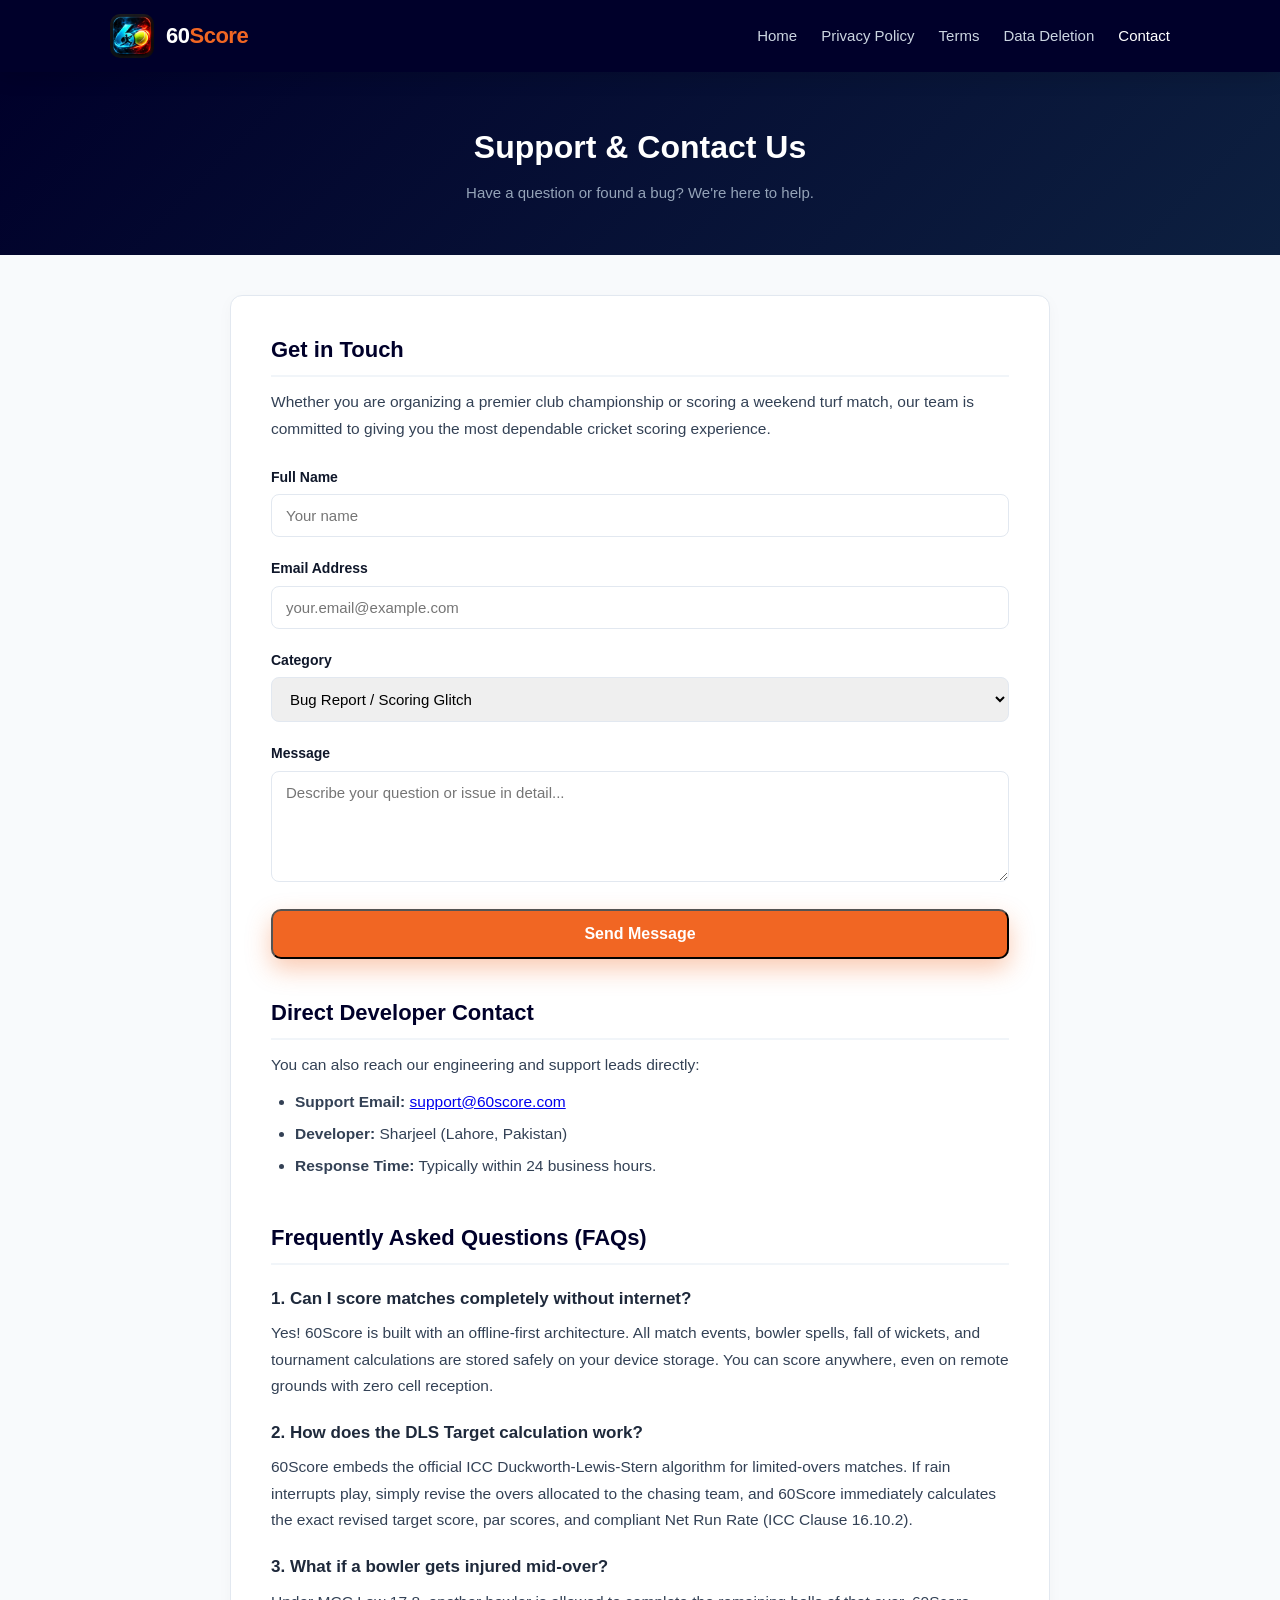
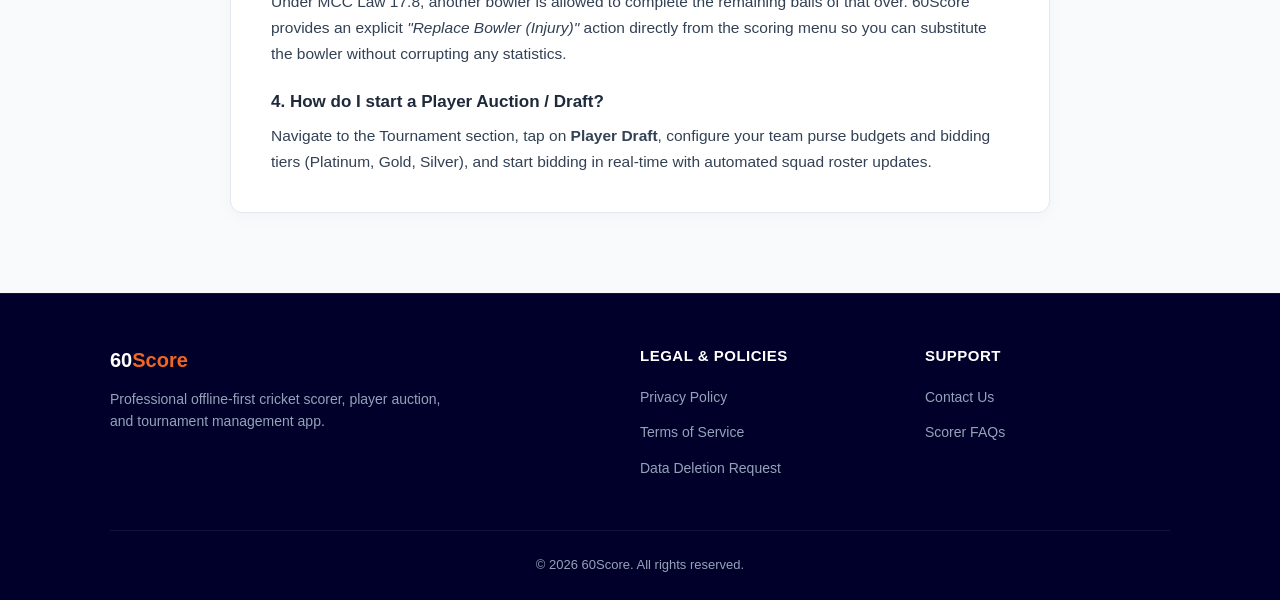
<file: website/contact.html>
<!DOCTYPE html>
<html lang="en">
<head>
  <meta charset="UTF-8">
  <meta name="viewport" content="width=device-width, initial-scale=1.0">
  <title>Support & Contact — 60Score</title>
  <meta name="description" content="Get support, report bugs, or ask questions about 60Score Cricket Scorer app.">
  <link rel="icon" type="image/png" href="assets/images/app_icon.png">
  <link rel="stylesheet" href="assets/css/style.css">
</head>
<body>

  <!-- Header -->
  <header>
    <div class="container">
      <nav class="navbar">
        <a href="index.html" class="brand">
          <img src="assets/images/app_icon.png" alt="60Score Logo">
          <div class="brand-text">60<span>Score</span></div>
        </a>
        <ul class="nav-links">
          <li><a href="index.html">Home</a></li>
          <li><a href="privacy-policy.html">Privacy Policy</a></li>
          <li><a href="terms-of-service.html">Terms</a></li>
          <li><a href="data-deletion.html">Data Deletion</a></li>
          <li><a href="contact.html" class="active">Contact</a></li>
        </ul>
      </nav>
    </div>
  </header>

  <!-- Page Header -->
  <div class="page-header">
    <div class="container">
      <h1>Support & Contact Us</h1>
      <p>Have a question or found a bug? We're here to help.</p>
    </div>
  </div>

  <!-- Content -->
  <div class="content-wrapper">
    <div class="legal-card">

      <h2>Get in Touch</h2>
      <p>
        Whether you are organizing a premier club championship or scoring a weekend turf match, our team is committed to giving you the most dependable cricket scoring experience.
      </p>

      <form style="margin: 24px 0 36px;" onsubmit="event.preventDefault(); document.getElementById('contact-success').style.display='block';">
        <div class="form-group">
          <label for="c-name">Full Name</label>
          <input type="text" id="c-name" placeholder="Your name" required>
        </div>

        <div class="form-group">
          <label for="c-email">Email Address</label>
          <input type="email" id="c-email" placeholder="your.email@example.com" required>
        </div>

        <div class="form-group">
          <label for="c-category">Category</label>
          <select id="c-category">
            <option value="bug">Bug Report / Scoring Glitch</option>
            <option value="feature">Feature Request / Suggestion</option>
            <option value="tournament">Tournament & League Setup Help</option>
            <option value="account">Account & Data Question</option>
            <option value="other">General Inquiry</option>
          </select>
        </div>

        <div class="form-group">
          <label for="c-msg">Message</label>
          <textarea id="c-msg" rows="5" placeholder="Describe your question or issue in detail..." required></textarea>
        </div>

        <button type="submit" class="btn btn-primary" style="width: 100%; justify-content: center;">
          Send Message
        </button>

        <div id="contact-success" style="display: none; margin-top: 20px;" class="alert-box">
          <strong>Thank You:</strong> Your message has been dispatched. Our developer support team usually responds within 24 hours.
        </div>
      </form>

      <h2>Direct Developer Contact</h2>
      <p>You can also reach our engineering and support leads directly:</p>
      <ul>
        <li><strong>Support Email:</strong> <a href="mailto:support@60score.com">support@60score.com</a></li>
        <li><strong>Developer:</strong> Sharjeel (Lahore, Pakistan)</li>
        <li><strong>Response Time:</strong> Typically within 24 business hours.</li>
      </ul>

      <h2 id="faq" style="margin-top: 40px;">Frequently Asked Questions (FAQs)</h2>

      <h3>1. Can I score matches completely without internet?</h3>
      <p>
        Yes! 60Score is built with an offline-first architecture. All match events, bowler spells, fall of wickets, and tournament calculations are stored safely on your device storage. You can score anywhere, even on remote grounds with zero cell reception.
      </p>

      <h3>2. How does the DLS Target calculation work?</h3>
      <p>
        60Score embeds the official ICC Duckworth-Lewis-Stern algorithm for limited-overs matches. If rain interrupts play, simply revise the overs allocated to the chasing team, and 60Score immediately calculates the exact revised target score, par scores, and compliant Net Run Rate (ICC Clause 16.10.2).
      </p>

      <h3>3. What if a bowler gets injured mid-over?</h3>
      <p>
        Under MCC Law 17.8, another bowler is allowed to complete the remaining balls of that over. 60Score provides an explicit <em>"Replace Bowler (Injury)"</em> action directly from the scoring menu so you can substitute the bowler without corrupting any statistics.
      </p>

      <h3>4. How do I start a Player Auction / Draft?</h3>
      <p>
        Navigate to the Tournament section, tap on <strong>Player Draft</strong>, configure your team purse budgets and bidding tiers (Platinum, Gold, Silver), and start bidding in real-time with automated squad roster updates.
      </p>

    </div>
  </div>

  <!-- Footer -->
  <footer>
    <div class="container">
      <div class="footer-grid">
        <div class="footer-brand">
          <h3>60<span>Score</span></h3>
          <p>Professional offline-first cricket scorer, player auction, and tournament management app.</p>
        </div>
        <div class="footer-col">
          <h4>Legal & Policies</h4>
          <ul>
            <li><a href="privacy-policy.html">Privacy Policy</a></li>
            <li><a href="terms-of-service.html">Terms of Service</a></li>
            <li><a href="data-deletion.html">Data Deletion Request</a></li>
          </ul>
        </div>
        <div class="footer-col">
          <h4>Support</h4>
          <ul>
            <li><a href="contact.html">Contact Us</a></li>
            <li><a href="contact.html#faq">Scorer FAQs</a></li>
          </ul>
        </div>
      </div>
      <div class="footer-bottom">
        <p>&copy; 2026 60Score. All rights reserved.</p>
      </div>
    </div>
  </footer>

</body>
</html>
</file>
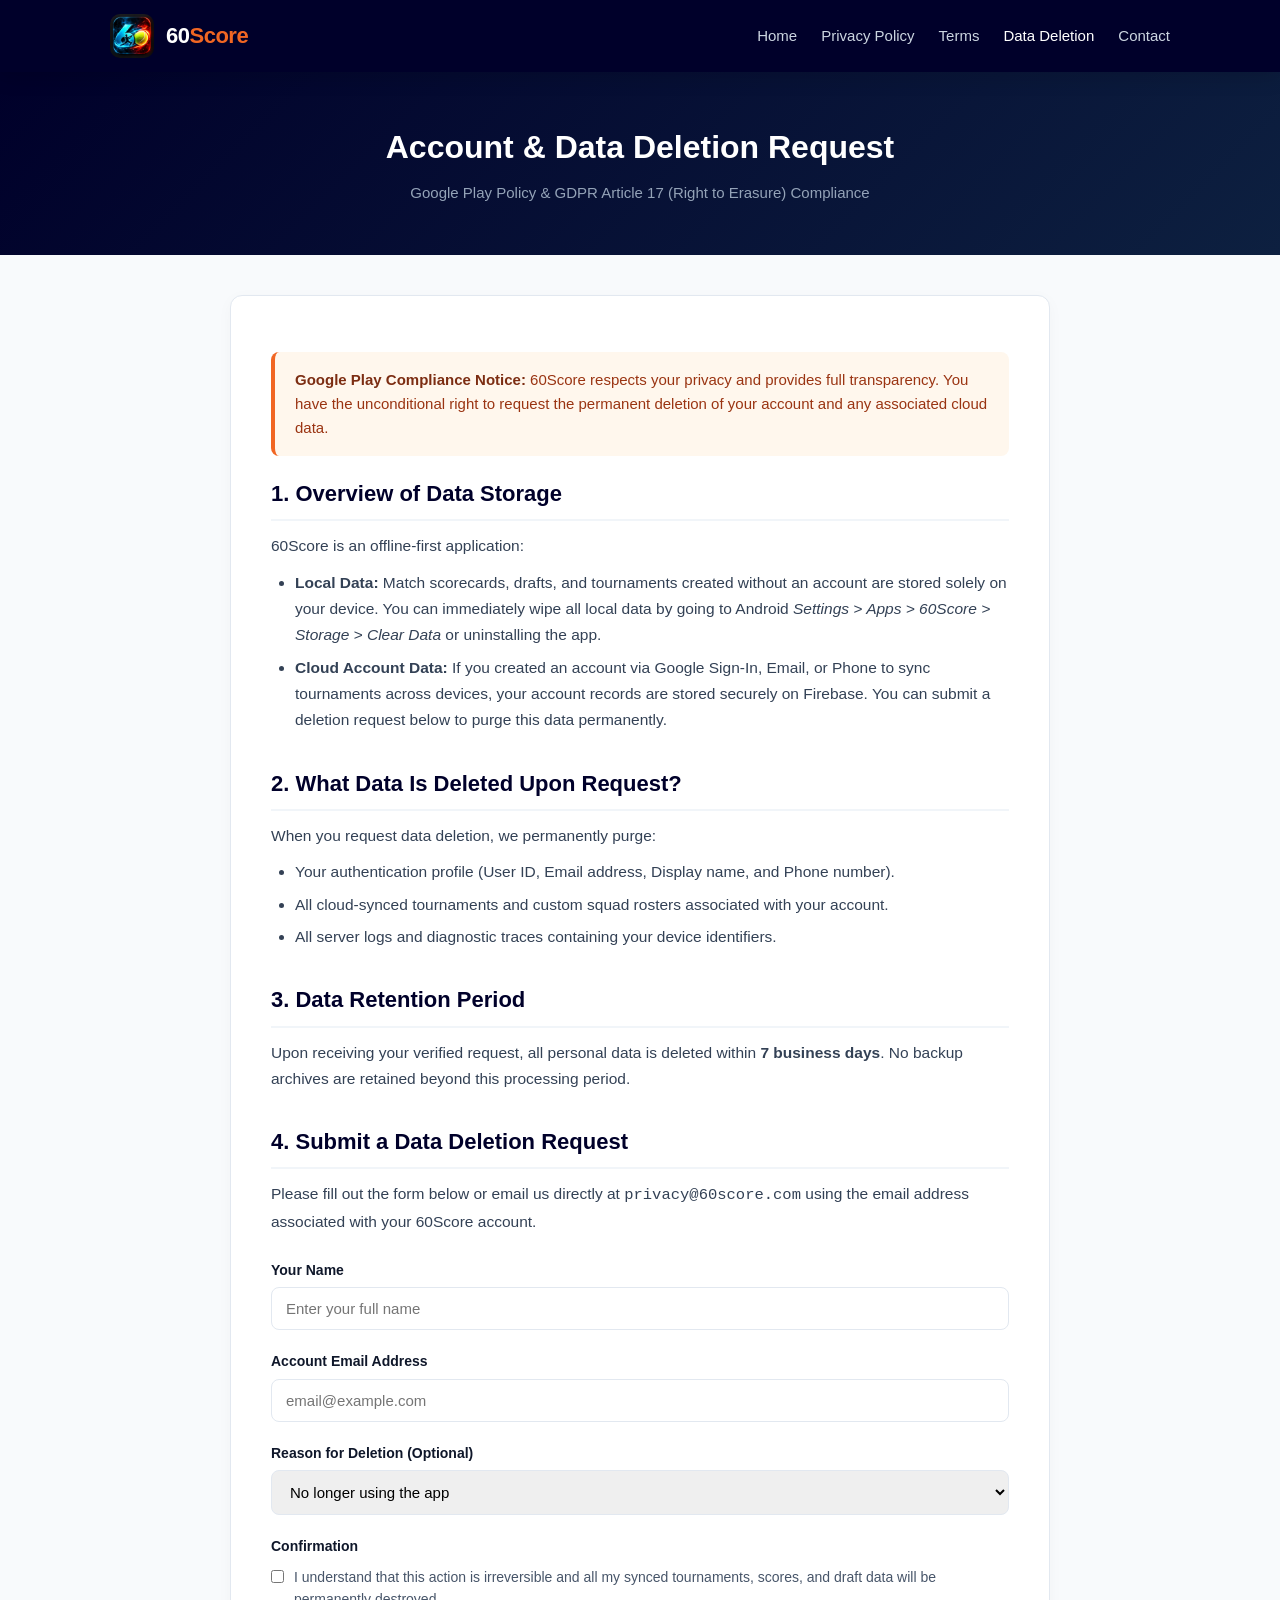
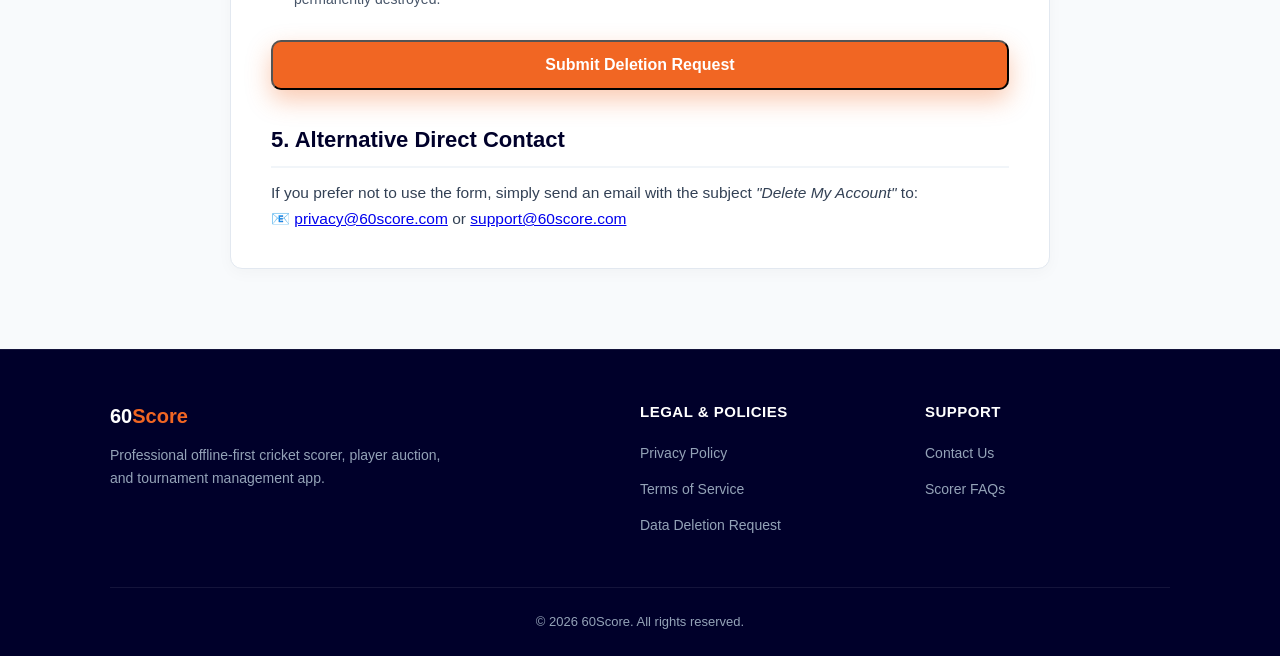
<file: website/data-deletion.html>
<!DOCTYPE html>
<html lang="en">
<head>
  <meta charset="UTF-8">
  <meta name="viewport" content="width=device-width, initial-scale=1.0">
  <title>User Data Deletion Request — 60Score</title>
  <meta name="description" content="Request permanent deletion of your 60Score account and associated personal data. Google Play User Data Deletion compliant.">
  <link rel="icon" type="image/png" href="assets/images/app_icon.png">
  <link rel="stylesheet" href="assets/css/style.css">
</head>
<body>

  <!-- Header -->
  <header>
    <div class="container">
      <nav class="navbar">
        <a href="index.html" class="brand">
          <img src="assets/images/app_icon.png" alt="60Score Logo">
          <div class="brand-text">60<span>Score</span></div>
        </a>
        <ul class="nav-links">
          <li><a href="index.html">Home</a></li>
          <li><a href="privacy-policy.html">Privacy Policy</a></li>
          <li><a href="terms-of-service.html">Terms</a></li>
          <li><a href="data-deletion.html" class="active">Data Deletion</a></li>
          <li><a href="contact.html">Contact</a></li>
        </ul>
      </nav>
    </div>
  </header>

  <!-- Page Header -->
  <div class="page-header">
    <div class="container">
      <h1>Account & Data Deletion Request</h1>
      <p>Google Play Policy & GDPR Article 17 (Right to Erasure) Compliance</p>
    </div>
  </div>

  <!-- Content -->
  <div class="content-wrapper">
    <div class="legal-card">

      <div class="alert-box">
        <strong>Google Play Compliance Notice:</strong> 60Score respects your privacy and provides full transparency. You have the unconditional right to request the permanent deletion of your account and any associated cloud data.
      </div>

      <h2>1. Overview of Data Storage</h2>
      <p>
        60Score is an offline-first application:
      </p>
      <ul>
        <li><strong>Local Data:</strong> Match scorecards, drafts, and tournaments created without an account are stored solely on your device. You can immediately wipe all local data by going to Android <em>Settings > Apps > 60Score > Storage > Clear Data</em> or uninstalling the app.</li>
        <li><strong>Cloud Account Data:</strong> If you created an account via Google Sign-In, Email, or Phone to sync tournaments across devices, your account records are stored securely on Firebase. You can submit a deletion request below to purge this data permanently.</li>
      </ul>

      <h2>2. What Data Is Deleted Upon Request?</h2>
      <p>When you request data deletion, we permanently purge:</p>
      <ul>
        <li>Your authentication profile (User ID, Email address, Display name, and Phone number).</li>
        <li>All cloud-synced tournaments and custom squad rosters associated with your account.</li>
        <li>All server logs and diagnostic traces containing your device identifiers.</li>
      </ul>

      <h2>3. Data Retention Period</h2>
      <p>
        Upon receiving your verified request, all personal data is deleted within <strong>7 business days</strong>. No backup archives are retained beyond this processing period.
      </p>

      <h2>4. Submit a Data Deletion Request</h2>
      <p>
        Please fill out the form below or email us directly at <code>privacy@60score.com</code> using the email address associated with your 60Score account.
      </p>

      <form style="margin-top: 24px;" onsubmit="event.preventDefault(); document.getElementById('success-msg').style.display='block';">
        <div class="form-group">
          <label for="name">Your Name</label>
          <input type="text" id="name" placeholder="Enter your full name" required>
        </div>

        <div class="form-group">
          <label for="email">Account Email Address</label>
          <input type="email" id="email" placeholder="email@example.com" required>
        </div>

        <div class="form-group">
          <label for="reason">Reason for Deletion (Optional)</label>
          <select id="reason">
            <option value="no-longer-needed">No longer using the app</option>
            <option value="privacy">Privacy concerns</option>
            <option value="cleanup">Account reset / cleanup</option>
            <option value="other">Other</option>
          </select>
        </div>

        <div class="form-group">
          <label for="confirmation">Confirmation</label>
          <div style="display: flex; gap: 10px; align-items: flex-start; margin-top: 8px;">
            <input type="checkbox" id="confirmation" required style="width: auto; margin-top: 4px;">
            <span style="font-size: 14px; color: #475569;">
              I understand that this action is irreversible and all my synced tournaments, scores, and draft data will be permanently destroyed.
            </span>
          </div>
        </div>

        <button type="submit" class="btn btn-primary" style="margin-top: 10px; width: 100%; justify-content: center;">
          Submit Deletion Request
        </button>

        <div id="success-msg" style="display: none; margin-top: 20px;" class="alert-box">
          <strong>Request Received:</strong> Your request has been queued. Our privacy compliance team will verify your account email and permanently erase your records within 7 days.
        </div>
      </form>

      <h2>5. Alternative Direct Contact</h2>
      <p>
        If you prefer not to use the form, simply send an email with the subject <em>"Delete My Account"</em> to:
      </p>
      <p>
        📧 <a href="mailto:privacy@60score.com?subject=Delete%20My%2060Score%20Account">privacy@60score.com</a> or <a href="mailto:support@60score.com?subject=Delete%20My%2060Score%20Account">support@60score.com</a>
      </p>

    </div>
  </div>

  <!-- Footer -->
  <footer>
    <div class="container">
      <div class="footer-grid">
        <div class="footer-brand">
          <h3>60<span>Score</span></h3>
          <p>Professional offline-first cricket scorer, player auction, and tournament management app.</p>
        </div>
        <div class="footer-col">
          <h4>Legal & Policies</h4>
          <ul>
            <li><a href="privacy-policy.html">Privacy Policy</a></li>
            <li><a href="terms-of-service.html">Terms of Service</a></li>
            <li><a href="data-deletion.html">Data Deletion Request</a></li>
          </ul>
        </div>
        <div class="footer-col">
          <h4>Support</h4>
          <ul>
            <li><a href="contact.html">Contact Us</a></li>
            <li><a href="contact.html#faq">Scorer FAQs</a></li>
          </ul>
        </div>
      </div>
      <div class="footer-bottom">
        <p>&copy; 2026 60Score. All rights reserved.</p>
      </div>
    </div>
  </footer>

</body>
</html>
</file>
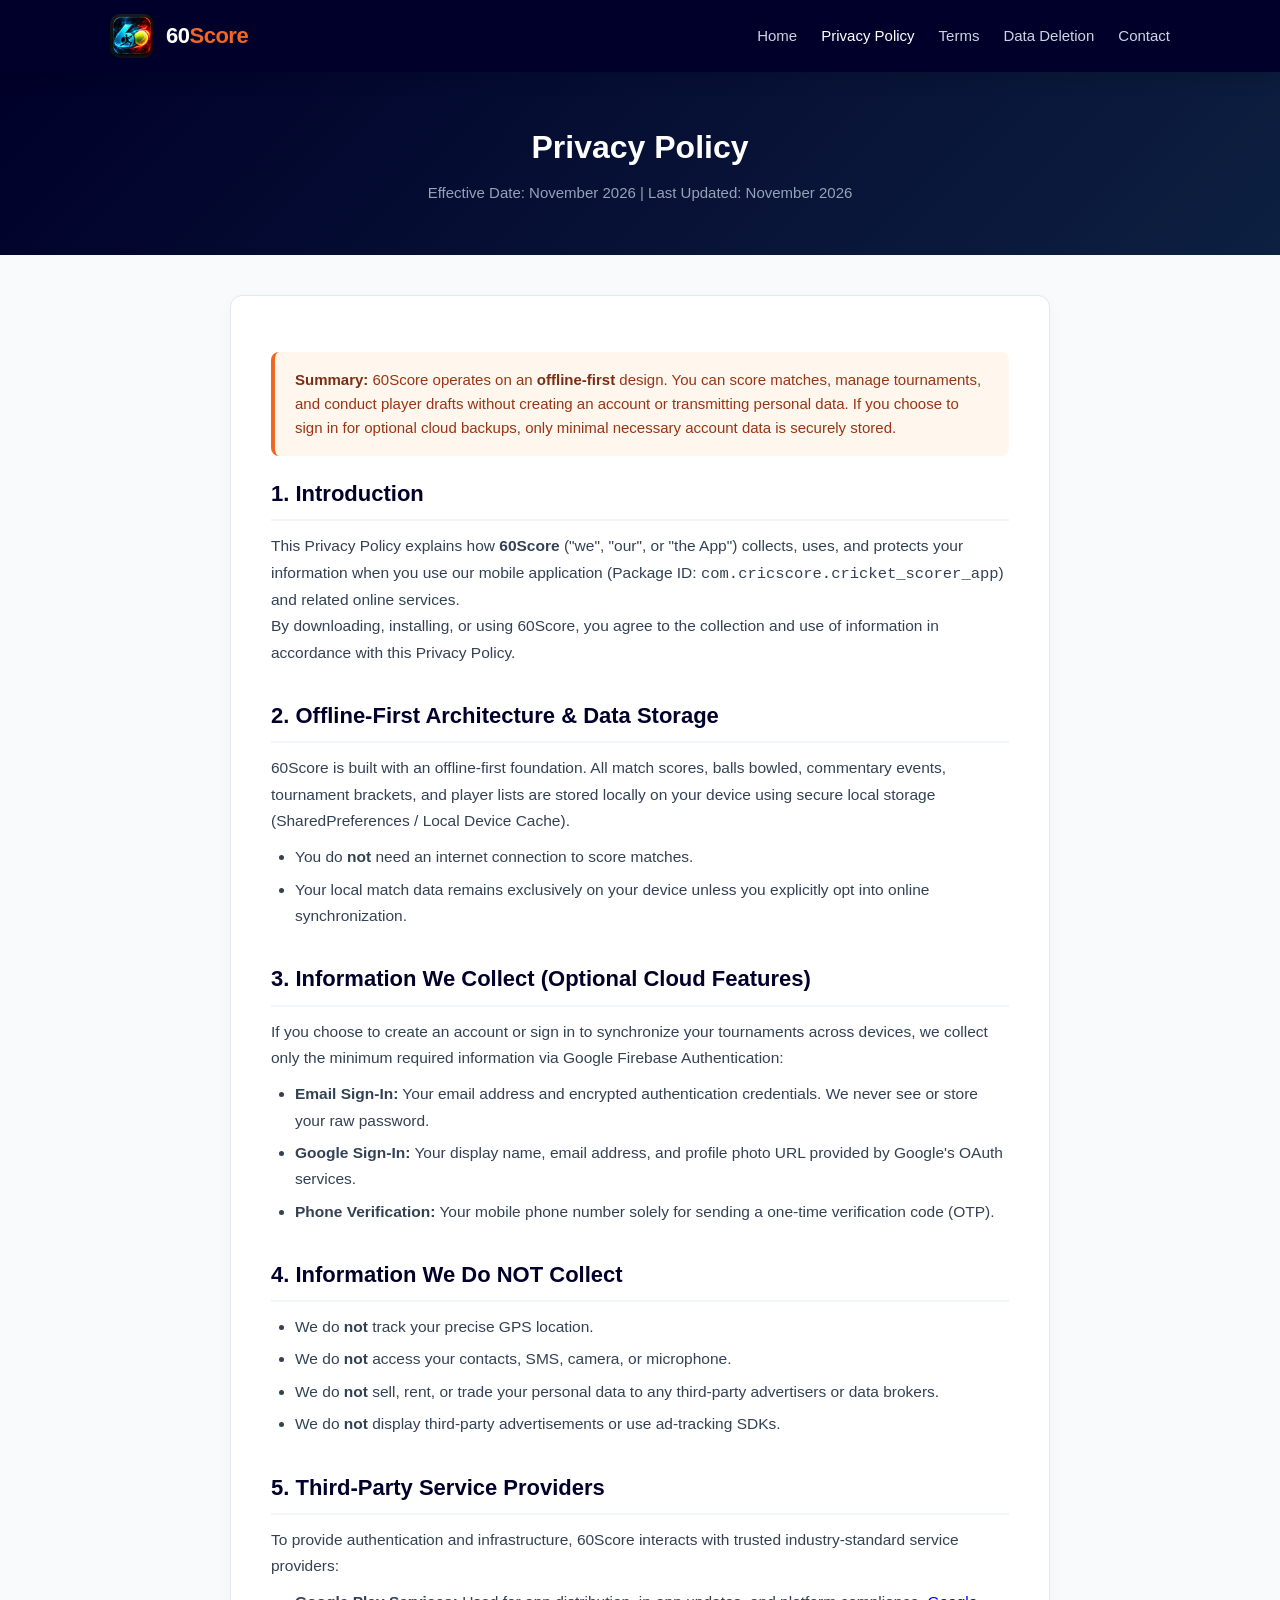
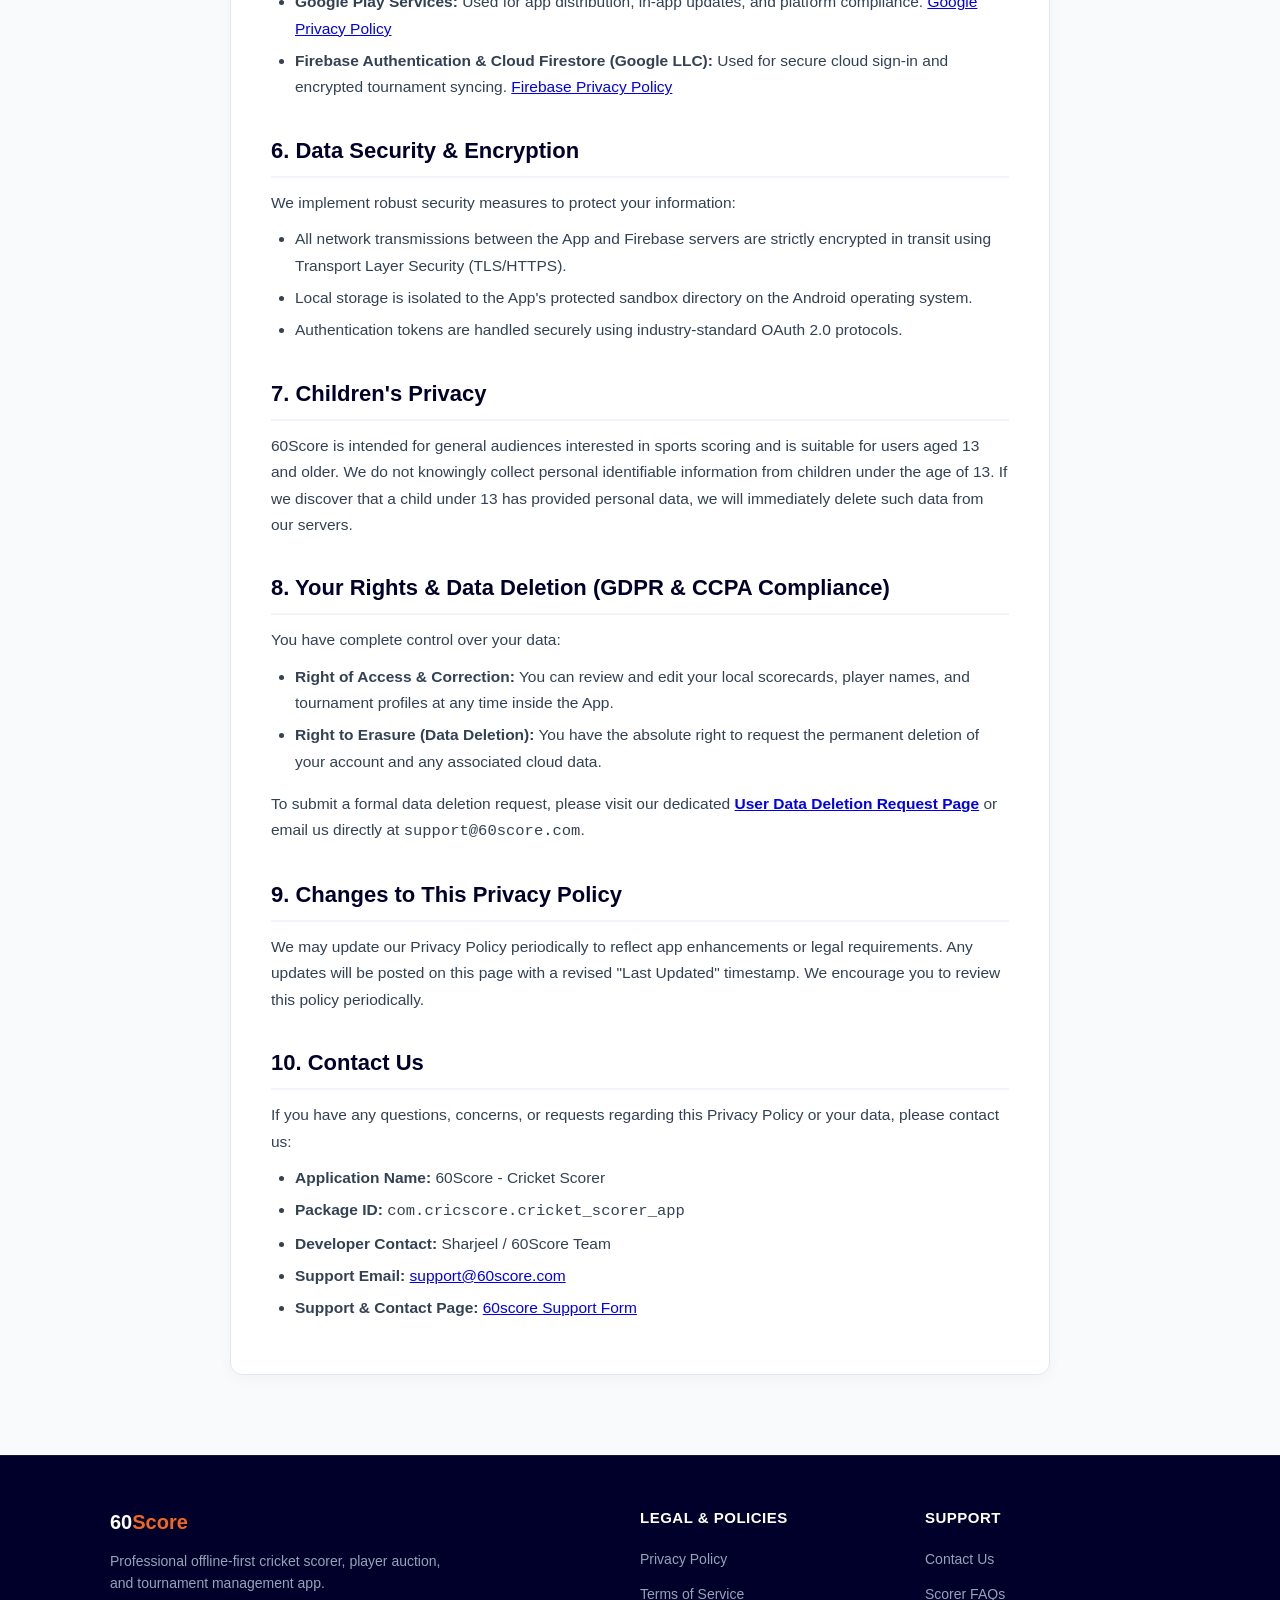
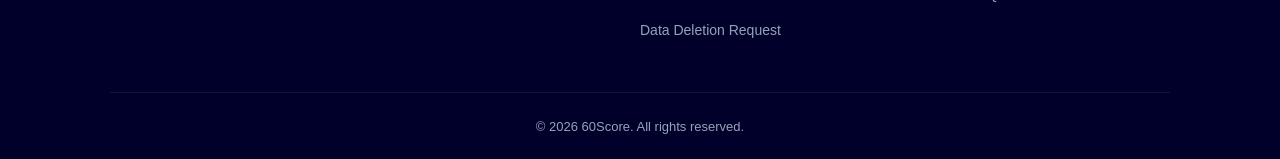
<file: website/privacy-policy.html>
<!DOCTYPE html>
<html lang="en">
<head>
  <meta charset="UTF-8">
  <meta name="viewport" content="width=device-width, initial-scale=1.0">
  <title>Privacy Policy — 60Score</title>
  <meta name="description" content="Privacy Policy for 60Score Cricket Scorer application. Compliant with Google Play Developer Policy, GDPR, and CCPA.">
  <link rel="icon" type="image/png" href="assets/images/app_icon.png">
  <link rel="stylesheet" href="assets/css/style.css">
</head>
<body>

  <!-- Header -->
  <header>
    <div class="container">
      <nav class="navbar">
        <a href="index.html" class="brand">
          <img src="assets/images/app_icon.png" alt="60Score Logo">
          <div class="brand-text">60<span>Score</span></div>
        </a>
        <ul class="nav-links">
          <li><a href="index.html">Home</a></li>
          <li><a href="privacy-policy.html" class="active">Privacy Policy</a></li>
          <li><a href="terms-of-service.html">Terms</a></li>
          <li><a href="data-deletion.html">Data Deletion</a></li>
          <li><a href="contact.html">Contact</a></li>
        </ul>
      </nav>
    </div>
  </header>

  <!-- Page Header -->
  <div class="page-header">
    <div class="container">
      <h1>Privacy Policy</h1>
      <p>Effective Date: November 2026 | Last Updated: November 2026</p>
    </div>
  </div>

  <!-- Content -->
  <div class="content-wrapper">
    <div class="legal-card">

      <div class="alert-box">
        <strong>Summary:</strong> 60Score operates on an <strong>offline-first</strong> design. You can score matches, manage tournaments, and conduct player drafts without creating an account or transmitting personal data. If you choose to sign in for optional cloud backups, only minimal necessary account data is securely stored.
      </div>

      <h2>1. Introduction</h2>
      <p>
        This Privacy Policy explains how <strong>60Score</strong> ("we", "our", or "the App") collects, uses, and protects your information when you use our mobile application (Package ID: <code>com.cricscore.cricket_scorer_app</code>) and related online services.
      </p>
      <p>
        By downloading, installing, or using 60Score, you agree to the collection and use of information in accordance with this Privacy Policy.
      </p>

      <h2>2. Offline-First Architecture & Data Storage</h2>
      <p>
        60Score is built with an offline-first foundation. All match scores, balls bowled, commentary events, tournament brackets, and player lists are stored locally on your device using secure local storage (SharedPreferences / Local Device Cache).
      </p>
      <ul>
        <li>You do <strong>not</strong> need an internet connection to score matches.</li>
        <li>Your local match data remains exclusively on your device unless you explicitly opt into online synchronization.</li>
      </ul>

      <h2>3. Information We Collect (Optional Cloud Features)</h2>
      <p>
        If you choose to create an account or sign in to synchronize your tournaments across devices, we collect only the minimum required information via Google Firebase Authentication:
      </p>
      <ul>
        <li><strong>Email Sign-In:</strong> Your email address and encrypted authentication credentials. We never see or store your raw password.</li>
        <li><strong>Google Sign-In:</strong> Your display name, email address, and profile photo URL provided by Google's OAuth services.</li>
        <li><strong>Phone Verification:</strong> Your mobile phone number solely for sending a one-time verification code (OTP).</li>
      </ul>

      <h2>4. Information We Do NOT Collect</h2>
      <ul>
        <li>We do <strong>not</strong> track your precise GPS location.</li>
        <li>We do <strong>not</strong> access your contacts, SMS, camera, or microphone.</li>
        <li>We do <strong>not</strong> sell, rent, or trade your personal data to any third-party advertisers or data brokers.</li>
        <li>We do <strong>not</strong> display third-party advertisements or use ad-tracking SDKs.</li>
      </ul>

      <h2>5. Third-Party Service Providers</h2>
      <p>
        To provide authentication and infrastructure, 60Score interacts with trusted industry-standard service providers:
      </p>
      <ul>
        <li>
          <strong>Google Play Services:</strong> Used for app distribution, in-app updates, and platform compliance. 
          <a href="https://policies.google.com/privacy" target="_blank" rel="noopener">Google Privacy Policy</a>
        </li>
        <li>
          <strong>Firebase Authentication & Cloud Firestore (Google LLC):</strong> Used for secure cloud sign-in and encrypted tournament syncing. 
          <a href="https://firebase.google.com/support/privacy" target="_blank" rel="noopener">Firebase Privacy Policy</a>
        </li>
      </ul>

      <h2>6. Data Security & Encryption</h2>
      <p>
        We implement robust security measures to protect your information:
      </p>
      <ul>
        <li>All network transmissions between the App and Firebase servers are strictly encrypted in transit using Transport Layer Security (TLS/HTTPS).</li>
        <li>Local storage is isolated to the App's protected sandbox directory on the Android operating system.</li>
        <li>Authentication tokens are handled securely using industry-standard OAuth 2.0 protocols.</li>
      </ul>

      <h2>7. Children's Privacy</h2>
      <p>
        60Score is intended for general audiences interested in sports scoring and is suitable for users aged 13 and older. We do not knowingly collect personal identifiable information from children under the age of 13. If we discover that a child under 13 has provided personal data, we will immediately delete such data from our servers.
      </p>

      <h2>8. Your Rights & Data Deletion (GDPR & CCPA Compliance)</h2>
      <p>
        You have complete control over your data:
      </p>
      <ul>
        <li><strong>Right of Access & Correction:</strong> You can review and edit your local scorecards, player names, and tournament profiles at any time inside the App.</li>
        <li><strong>Right to Erasure (Data Deletion):</strong> You have the absolute right to request the permanent deletion of your account and any associated cloud data.</li>
      </ul>
      <p>
        To submit a formal data deletion request, please visit our dedicated <a href="data-deletion.html"><strong>User Data Deletion Request Page</strong></a> or email us directly at <code>support@60score.com</code>.
      </p>

      <h2>9. Changes to This Privacy Policy</h2>
      <p>
        We may update our Privacy Policy periodically to reflect app enhancements or legal requirements. Any updates will be posted on this page with a revised "Last Updated" timestamp. We encourage you to review this policy periodically.
      </p>

      <h2>10. Contact Us</h2>
      <p>
        If you have any questions, concerns, or requests regarding this Privacy Policy or your data, please contact us:
      </p>
      <ul>
        <li><strong>Application Name:</strong> 60Score - Cricket Scorer</li>
        <li><strong>Package ID:</strong> <code>com.cricscore.cricket_scorer_app</code></li>
        <li><strong>Developer Contact:</strong> Sharjeel / 60Score Team</li>
        <li><strong>Support Email:</strong> <a href="mailto:support@60score.com">support@60score.com</a></li>
        <li><strong>Support & Contact Page:</strong> <a href="contact.html">60score Support Form</a></li>
      </ul>

    </div>
  </div>

  <!-- Footer -->
  <footer>
    <div class="container">
      <div class="footer-grid">
        <div class="footer-brand">
          <h3>60<span>Score</span></h3>
          <p>Professional offline-first cricket scorer, player auction, and tournament management app.</p>
        </div>
        <div class="footer-col">
          <h4>Legal & Policies</h4>
          <ul>
            <li><a href="privacy-policy.html">Privacy Policy</a></li>
            <li><a href="terms-of-service.html">Terms of Service</a></li>
            <li><a href="data-deletion.html">Data Deletion Request</a></li>
          </ul>
        </div>
        <div class="footer-col">
          <h4>Support</h4>
          <ul>
            <li><a href="contact.html">Contact Us</a></li>
            <li><a href="contact.html#faq">Scorer FAQs</a></li>
          </ul>
        </div>
      </div>
      <div class="footer-bottom">
        <p>&copy; 2026 60Score. All rights reserved.</p>
      </div>
    </div>
  </footer>

</body>
</html>
</file>
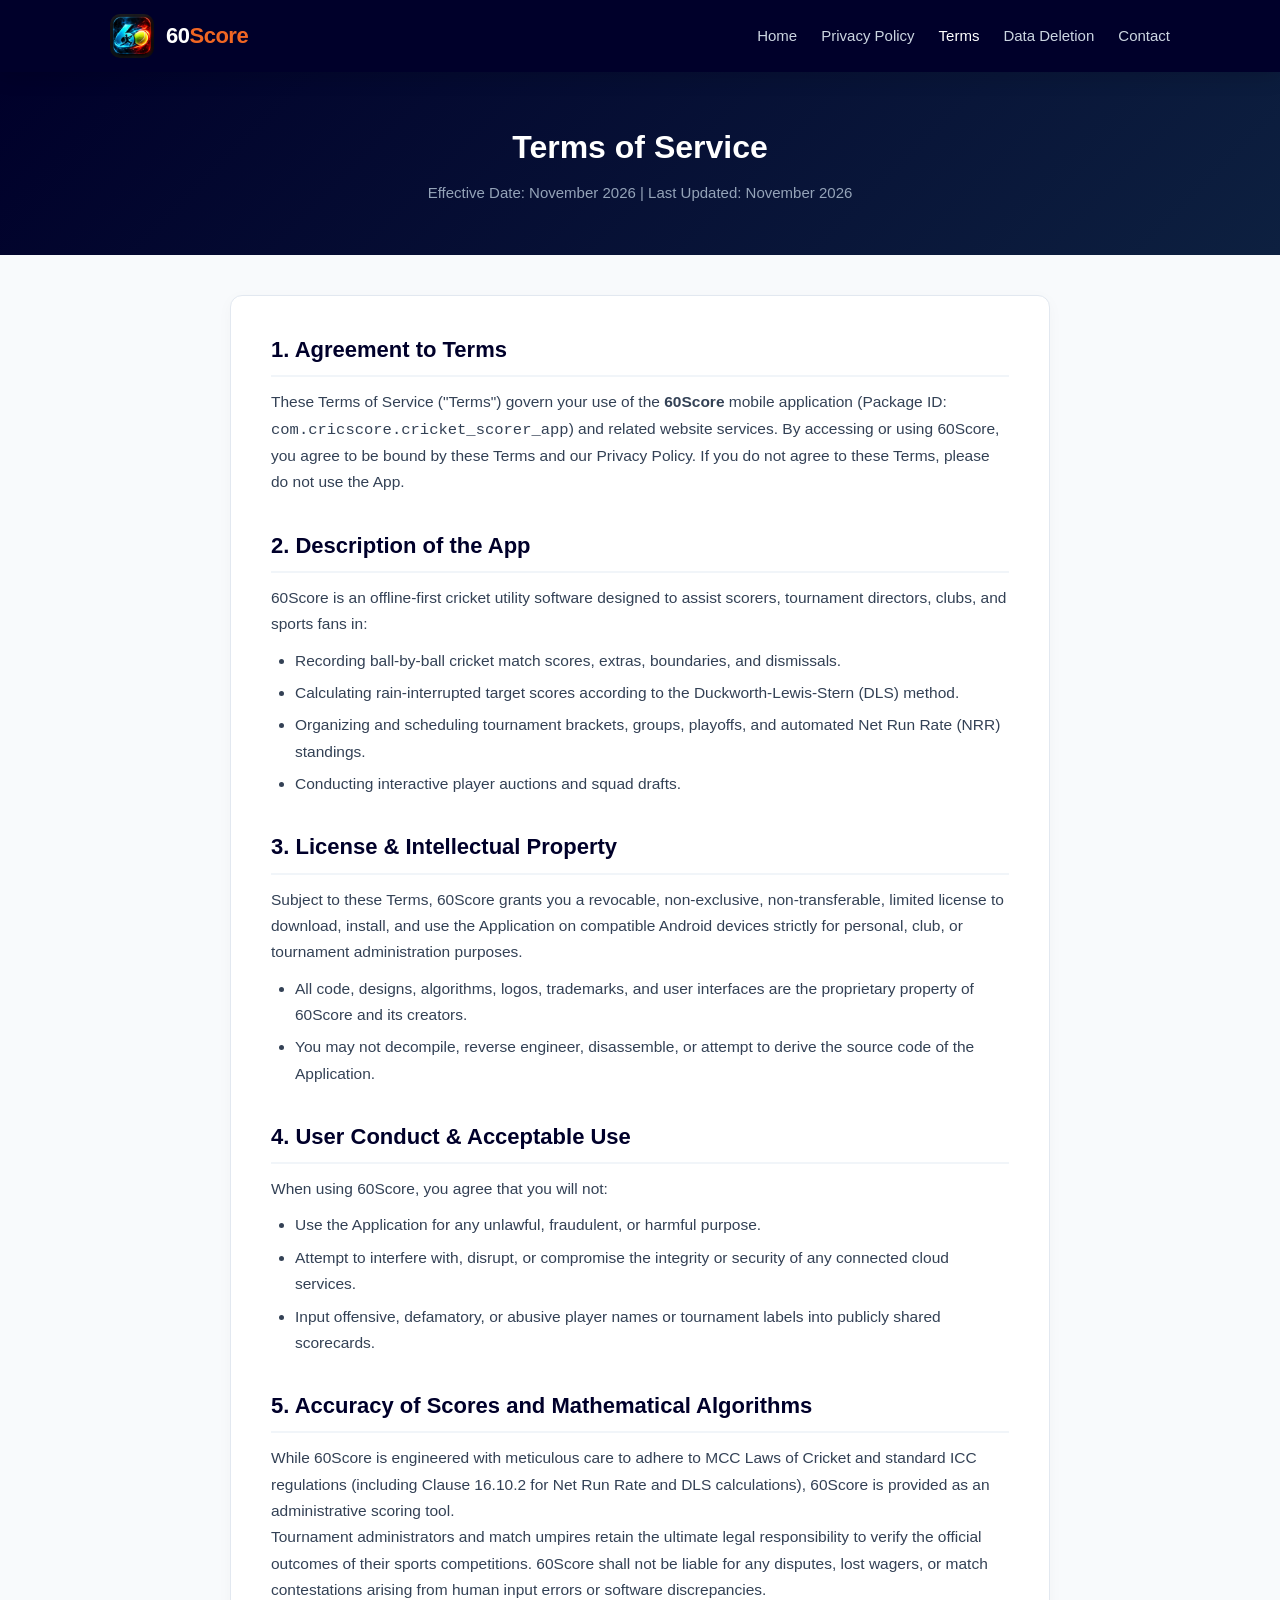
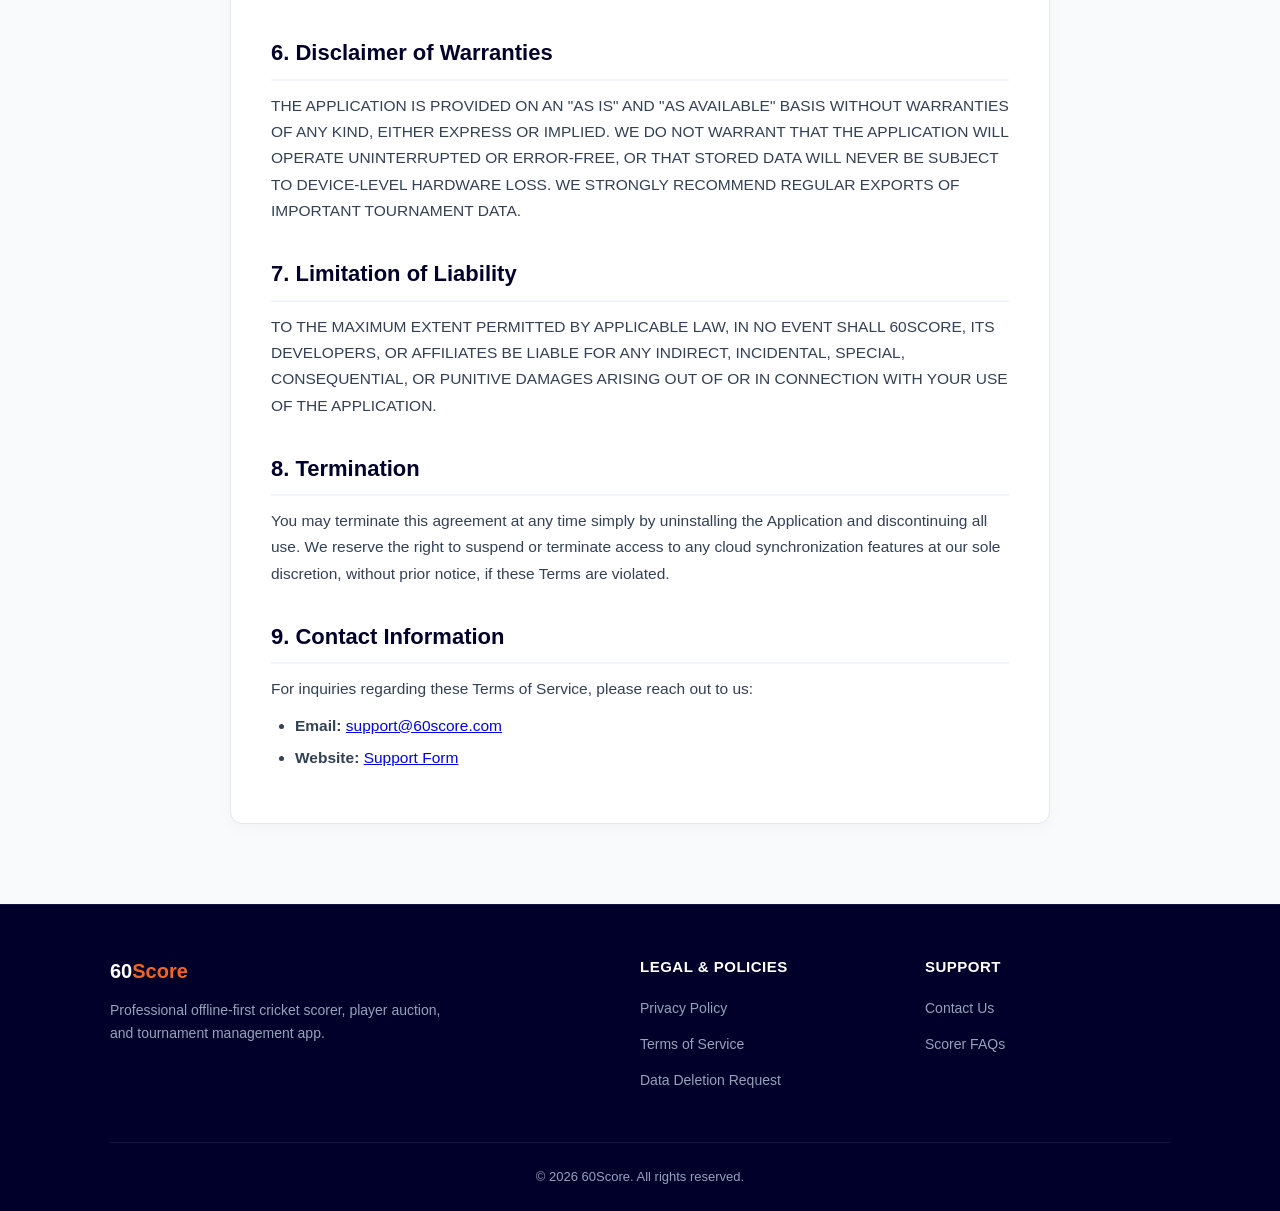
<file: website/terms-of-service.html>
<!DOCTYPE html>
<html lang="en">
<head>
  <meta charset="UTF-8">
  <meta name="viewport" content="width=device-width, initial-scale=1.0">
  <title>Terms of Service — 60Score</title>
  <meta name="description" content="Terms of Service and user agreement for 60Score Cricket Scorer application.">
  <link rel="icon" type="image/png" href="assets/images/app_icon.png">
  <link rel="stylesheet" href="assets/css/style.css">
</head>
<body>

  <!-- Header -->
  <header>
    <div class="container">
      <nav class="navbar">
        <a href="index.html" class="brand">
          <img src="assets/images/app_icon.png" alt="60Score Logo">
          <div class="brand-text">60<span>Score</span></div>
        </a>
        <ul class="nav-links">
          <li><a href="index.html">Home</a></li>
          <li><a href="privacy-policy.html">Privacy Policy</a></li>
          <li><a href="terms-of-service.html" class="active">Terms</a></li>
          <li><a href="data-deletion.html">Data Deletion</a></li>
          <li><a href="contact.html">Contact</a></li>
        </ul>
      </nav>
    </div>
  </header>

  <!-- Page Header -->
  <div class="page-header">
    <div class="container">
      <h1>Terms of Service</h1>
      <p>Effective Date: November 2026 | Last Updated: November 2026</p>
    </div>
  </div>

  <!-- Content -->
  <div class="content-wrapper">
    <div class="legal-card">

      <h2>1. Agreement to Terms</h2>
      <p>
        These Terms of Service ("Terms") govern your use of the <strong>60Score</strong> mobile application (Package ID: <code>com.cricscore.cricket_scorer_app</code>) and related website services. By accessing or using 60Score, you agree to be bound by these Terms and our Privacy Policy. If you do not agree to these Terms, please do not use the App.
      </p>

      <h2>2. Description of the App</h2>
      <p>
        60Score is an offline-first cricket utility software designed to assist scorers, tournament directors, clubs, and sports fans in:
      </p>
      <ul>
        <li>Recording ball-by-ball cricket match scores, extras, boundaries, and dismissals.</li>
        <li>Calculating rain-interrupted target scores according to the Duckworth-Lewis-Stern (DLS) method.</li>
        <li>Organizing and scheduling tournament brackets, groups, playoffs, and automated Net Run Rate (NRR) standings.</li>
        <li>Conducting interactive player auctions and squad drafts.</li>
      </ul>

      <h2>3. License & Intellectual Property</h2>
      <p>
        Subject to these Terms, 60Score grants you a revocable, non-exclusive, non-transferable, limited license to download, install, and use the Application on compatible Android devices strictly for personal, club, or tournament administration purposes.
      </p>
      <ul>
        <li>All code, designs, algorithms, logos, trademarks, and user interfaces are the proprietary property of 60Score and its creators.</li>
        <li>You may not decompile, reverse engineer, disassemble, or attempt to derive the source code of the Application.</li>
      </ul>

      <h2>4. User Conduct & Acceptable Use</h2>
      <p>When using 60Score, you agree that you will not:</p>
      <ul>
        <li>Use the Application for any unlawful, fraudulent, or harmful purpose.</li>
        <li>Attempt to interfere with, disrupt, or compromise the integrity or security of any connected cloud services.</li>
        <li>Input offensive, defamatory, or abusive player names or tournament labels into publicly shared scorecards.</li>
      </ul>

      <h2>5. Accuracy of Scores and Mathematical Algorithms</h2>
      <p>
        While 60Score is engineered with meticulous care to adhere to MCC Laws of Cricket and standard ICC regulations (including Clause 16.10.2 for Net Run Rate and DLS calculations), 60Score is provided as an administrative scoring tool.
      </p>
      <p>
        Tournament administrators and match umpires retain the ultimate legal responsibility to verify the official outcomes of their sports competitions. 60Score shall not be liable for any disputes, lost wagers, or match contestations arising from human input errors or software discrepancies.
      </p>

      <h2>6. Disclaimer of Warranties</h2>
      <p>
        THE APPLICATION IS PROVIDED ON AN "AS IS" AND "AS AVAILABLE" BASIS WITHOUT WARRANTIES OF ANY KIND, EITHER EXPRESS OR IMPLIED. WE DO NOT WARRANT THAT THE APPLICATION WILL OPERATE UNINTERRUPTED OR ERROR-FREE, OR THAT STORED DATA WILL NEVER BE SUBJECT TO DEVICE-LEVEL HARDWARE LOSS. WE STRONGLY RECOMMEND REGULAR EXPORTS OF IMPORTANT TOURNAMENT DATA.
      </p>

      <h2>7. Limitation of Liability</h2>
      <p>
        TO THE MAXIMUM EXTENT PERMITTED BY APPLICABLE LAW, IN NO EVENT SHALL 60SCORE, ITS DEVELOPERS, OR AFFILIATES BE LIABLE FOR ANY INDIRECT, INCIDENTAL, SPECIAL, CONSEQUENTIAL, OR PUNITIVE DAMAGES ARISING OUT OF OR IN CONNECTION WITH YOUR USE OF THE APPLICATION.
      </p>

      <h2>8. Termination</h2>
      <p>
        You may terminate this agreement at any time simply by uninstalling the Application and discontinuing all use. We reserve the right to suspend or terminate access to any cloud synchronization features at our sole discretion, without prior notice, if these Terms are violated.
      </p>

      <h2>9. Contact Information</h2>
      <p>
        For inquiries regarding these Terms of Service, please reach out to us:
      </p>
      <ul>
        <li><strong>Email:</strong> <a href="mailto:support@60score.com">support@60score.com</a></li>
        <li><strong>Website:</strong> <a href="contact.html">Support Form</a></li>
      </ul>

    </div>
  </div>

  <!-- Footer -->
  <footer>
    <div class="container">
      <div class="footer-grid">
        <div class="footer-brand">
          <h3>60<span>Score</span></h3>
          <p>Professional offline-first cricket scorer, player auction, and tournament management app.</p>
        </div>
        <div class="footer-col">
          <h4>Legal & Policies</h4>
          <ul>
            <li><a href="privacy-policy.html">Privacy Policy</a></li>
            <li><a href="terms-of-service.html">Terms of Service</a></li>
            <li><a href="data-deletion.html">Data Deletion Request</a></li>
          </ul>
        </div>
        <div class="footer-col">
          <h4>Support</h4>
          <ul>
            <li><a href="contact.html">Contact Us</a></li>
            <li><a href="contact.html#faq">Scorer FAQs</a></li>
          </ul>
        </div>
      </div>
      <div class="footer-bottom">
        <p>&copy; 2026 60Score. All rights reserved.</p>
      </div>
    </div>
  </footer>

</body>
</html>
</file>
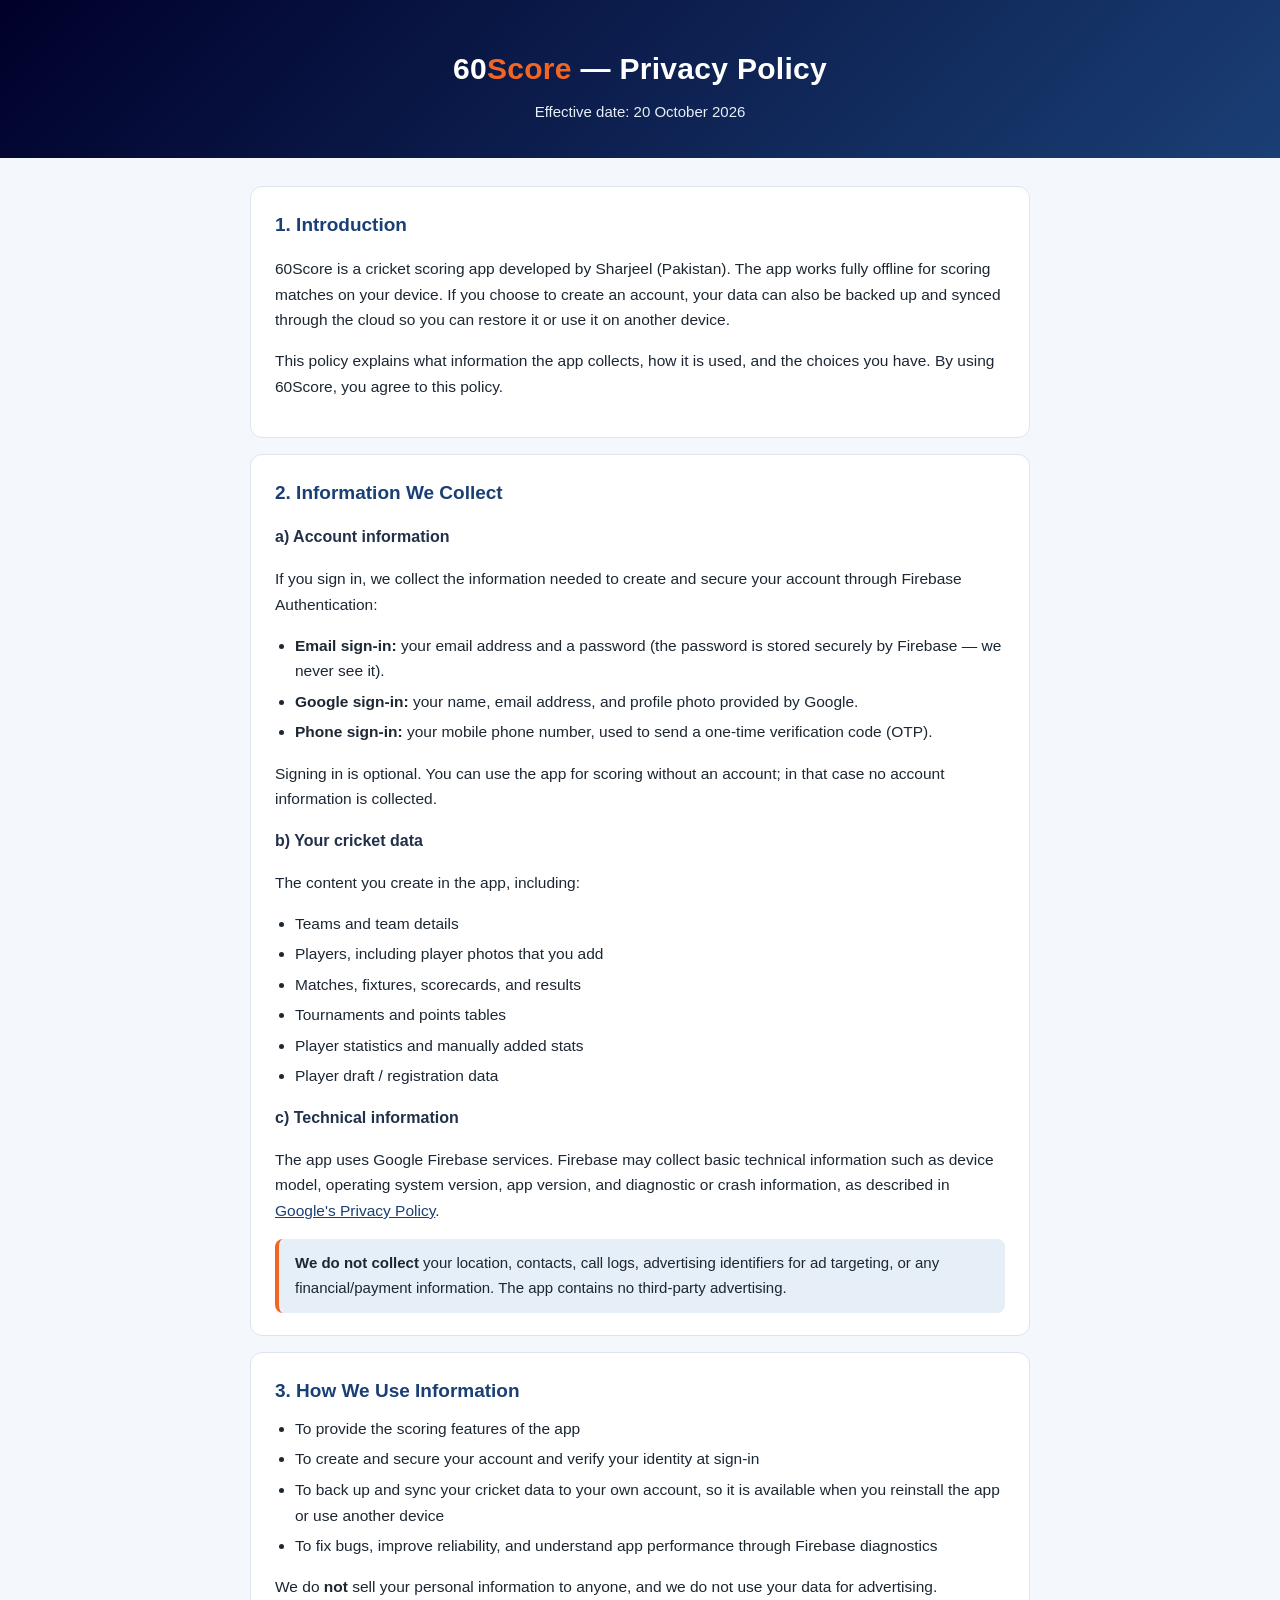
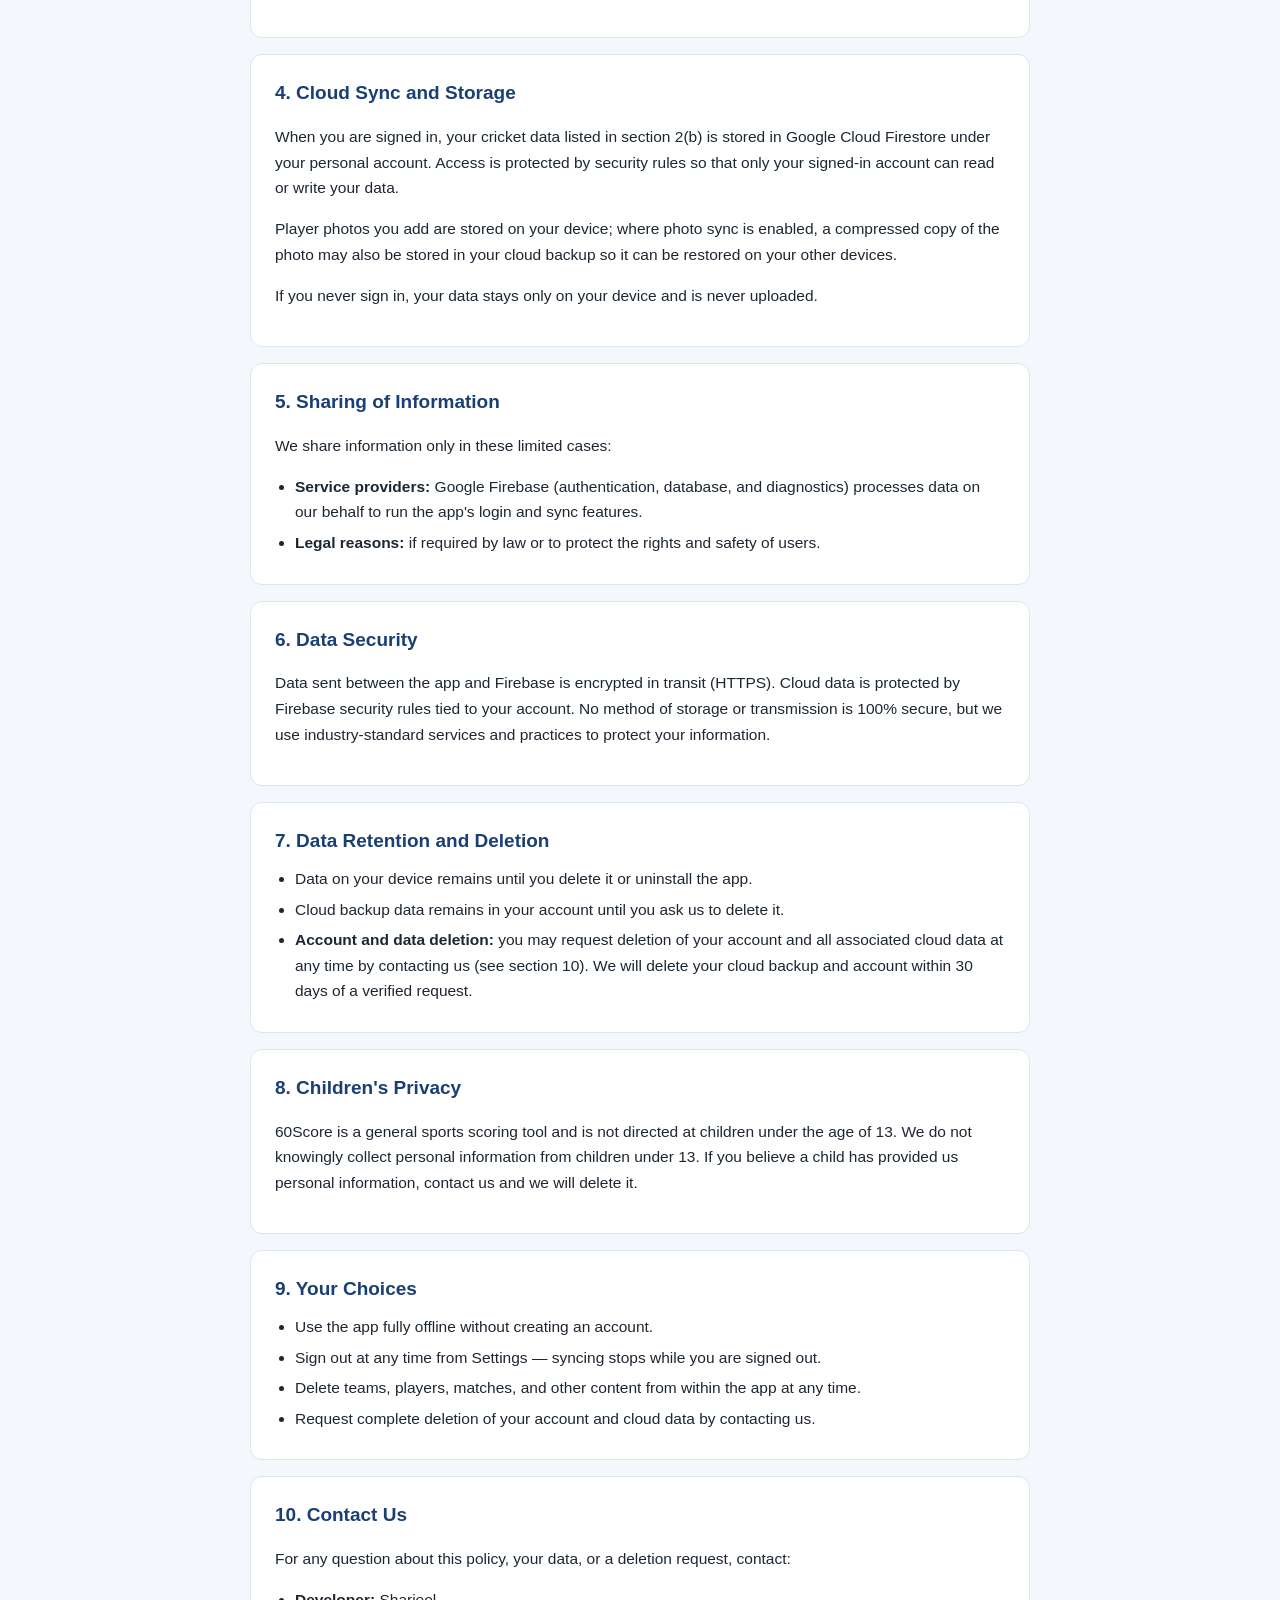
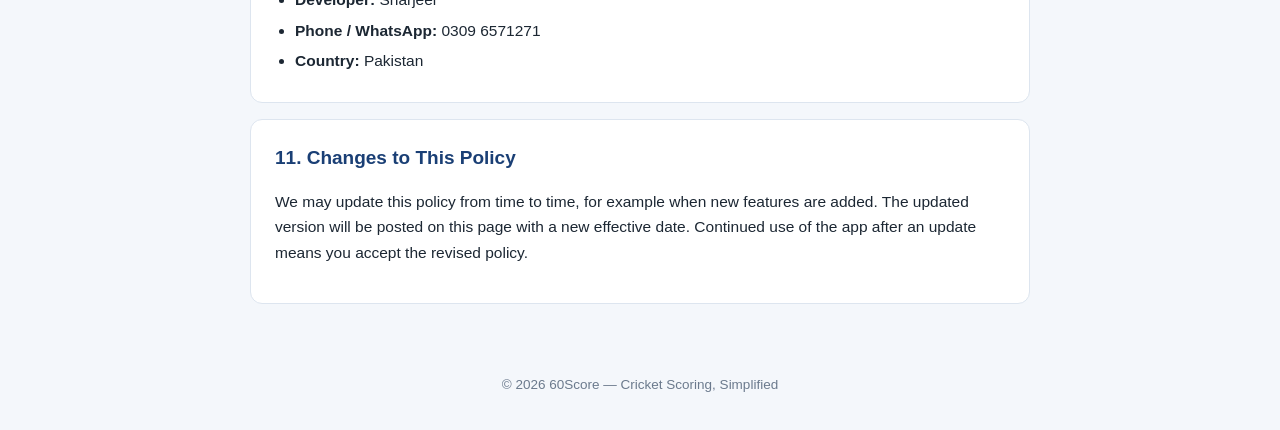
<file: cricket_scorer_app/docs/privacy-policy.html>
<!DOCTYPE html>
<html lang="en">
<head>
<meta charset="UTF-8">
<meta name="viewport" content="width=device-width, initial-scale=1.0">
<title>60Score — Privacy Policy</title>
<style>
  :root { --navy:#00002A; --deep:#1A3F75; --steel:#4E6A9C; --mist:#E6EEF7; --orange:#F16623; --gold:#F2B33D; }
  * { box-sizing: border-box; }
  body { margin:0; font-family: -apple-system, "Segoe UI", Roboto, Helvetica, Arial, sans-serif; background:#f4f7fb; color:#1c2733; line-height:1.65; }
  header { background: linear-gradient(135deg, var(--navy), var(--deep)); color:#fff; padding:44px 20px 34px; text-align:center; }
  header h1 { margin:0 0 6px; font-size:30px; letter-spacing:.3px; }
  header h1 span { color: var(--orange); }
  header p { margin:0; color: var(--mist); font-size:15px; }
  main { max-width: 820px; margin: 0 auto; padding: 28px 20px 48px; }
  section { background:#fff; border:1px solid #dde5ef; border-radius:12px; padding:22px 24px; margin-bottom:16px; }
  h2 { margin:0 0 10px; font-size:19px; color: var(--deep); }
  h3 { margin:16px 0 6px; font-size:16px; color:#22314a; }
  p, li { font-size:15.5px; }
  ul { margin:6px 0 6px 20px; padding:0; }
  li { margin-bottom:5px; }
  .note { background: var(--mist); border-left:4px solid var(--orange); padding:12px 16px; border-radius:8px; font-size:15px; }
  footer { text-align:center; color:#6b7a8d; font-size:13.5px; padding: 6px 20px 34px; }
  a { color: var(--deep); }
</style>
</head>
<body>

<header>
  <h1>60<span>Score</span> — Privacy Policy</h1>
  <p>Effective date: 20 October 2026</p>
</header>

<main>

<section>
  <h2>1. Introduction</h2>
  <p>60Score is a cricket scoring app developed by Sharjeel (Pakistan). The app works fully offline for scoring matches on your device. If you choose to create an account, your data can also be backed up and synced through the cloud so you can restore it or use it on another device.</p>
  <p>This policy explains what information the app collects, how it is used, and the choices you have. By using 60Score, you agree to this policy.</p>
</section>

<section>
  <h2>2. Information We Collect</h2>

  <h3>a) Account information</h3>
  <p>If you sign in, we collect the information needed to create and secure your account through Firebase Authentication:</p>
  <ul>
    <li><strong>Email sign-in:</strong> your email address and a password (the password is stored securely by Firebase — we never see it).</li>
    <li><strong>Google sign-in:</strong> your name, email address, and profile photo provided by Google.</li>
    <li><strong>Phone sign-in:</strong> your mobile phone number, used to send a one-time verification code (OTP).</li>
  </ul>
  <p>Signing in is optional. You can use the app for scoring without an account; in that case no account information is collected.</p>

  <h3>b) Your cricket data</h3>
  <p>The content you create in the app, including:</p>
  <ul>
    <li>Teams and team details</li>
    <li>Players, including player photos that you add</li>
    <li>Matches, fixtures, scorecards, and results</li>
    <li>Tournaments and points tables</li>
    <li>Player statistics and manually added stats</li>
    <li>Player draft / registration data</li>
  </ul>

  <h3>c) Technical information</h3>
  <p>The app uses Google Firebase services. Firebase may collect basic technical information such as device model, operating system version, app version, and diagnostic or crash information, as described in <a href="https://policies.google.com/privacy" target="_blank" rel="noopener">Google's Privacy Policy</a>.</p>

  <div class="note"><strong>We do not collect</strong> your location, contacts, call logs, advertising identifiers for ad targeting, or any financial/payment information. The app contains no third-party advertising.</div>
</section>

<section>
  <h2>3. How We Use Information</h2>
  <ul>
    <li>To provide the scoring features of the app</li>
    <li>To create and secure your account and verify your identity at sign-in</li>
    <li>To back up and sync your cricket data to your own account, so it is available when you reinstall the app or use another device</li>
    <li>To fix bugs, improve reliability, and understand app performance through Firebase diagnostics</li>
  </ul>
  <p>We do <strong>not</strong> sell your personal information to anyone, and we do not use your data for advertising.</p>
</section>

<section>
  <h2>4. Cloud Sync and Storage</h2>
  <p>When you are signed in, your cricket data listed in section 2(b) is stored in Google Cloud Firestore under your personal account. Access is protected by security rules so that only your signed-in account can read or write your data.</p>
  <p>Player photos you add are stored on your device; where photo sync is enabled, a compressed copy of the photo may also be stored in your cloud backup so it can be restored on your other devices.</p>
  <p>If you never sign in, your data stays only on your device and is never uploaded.</p>
</section>

<section>
  <h2>5. Sharing of Information</h2>
  <p>We share information only in these limited cases:</p>
  <ul>
    <li><strong>Service providers:</strong> Google Firebase (authentication, database, and diagnostics) processes data on our behalf to run the app's login and sync features.</li>
    <li><strong>Legal reasons:</strong> if required by law or to protect the rights and safety of users.</li>
  </ul>
</section>

<section>
  <h2>6. Data Security</h2>
  <p>Data sent between the app and Firebase is encrypted in transit (HTTPS). Cloud data is protected by Firebase security rules tied to your account. No method of storage or transmission is 100% secure, but we use industry-standard services and practices to protect your information.</p>
</section>

<section>
  <h2>7. Data Retention and Deletion</h2>
  <ul>
    <li>Data on your device remains until you delete it or uninstall the app.</li>
    <li>Cloud backup data remains in your account until you ask us to delete it.</li>
    <li><strong>Account and data deletion:</strong> you may request deletion of your account and all associated cloud data at any time by contacting us (see section 10). We will delete your cloud backup and account within 30 days of a verified request.</li>
  </ul>
</section>

<section>
  <h2>8. Children's Privacy</h2>
  <p>60Score is a general sports scoring tool and is not directed at children under the age of 13. We do not knowingly collect personal information from children under 13. If you believe a child has provided us personal information, contact us and we will delete it.</p>
</section>

<section>
  <h2>9. Your Choices</h2>
  <ul>
    <li>Use the app fully offline without creating an account.</li>
    <li>Sign out at any time from Settings — syncing stops while you are signed out.</li>
    <li>Delete teams, players, matches, and other content from within the app at any time.</li>
    <li>Request complete deletion of your account and cloud data by contacting us.</li>
  </ul>
</section>

<section>
  <h2>10. Contact Us</h2>
  <p>For any question about this policy, your data, or a deletion request, contact:</p>
  <ul>
    <li><strong>Developer:</strong> Sharjeel</li>
    <li><strong>Phone / WhatsApp:</strong> 0309 6571271</li>
    <li><strong>Country:</strong> Pakistan</li>
  </ul>
</section>

<section>
  <h2>11. Changes to This Policy</h2>
  <p>We may update this policy from time to time, for example when new features are added. The updated version will be posted on this page with a new effective date. Continued use of the app after an update means you accept the revised policy.</p>
</section>

</main>

<footer>© 2026 60Score — Cricket Scoring, Simplified</footer>

</body>
</html>
</file>
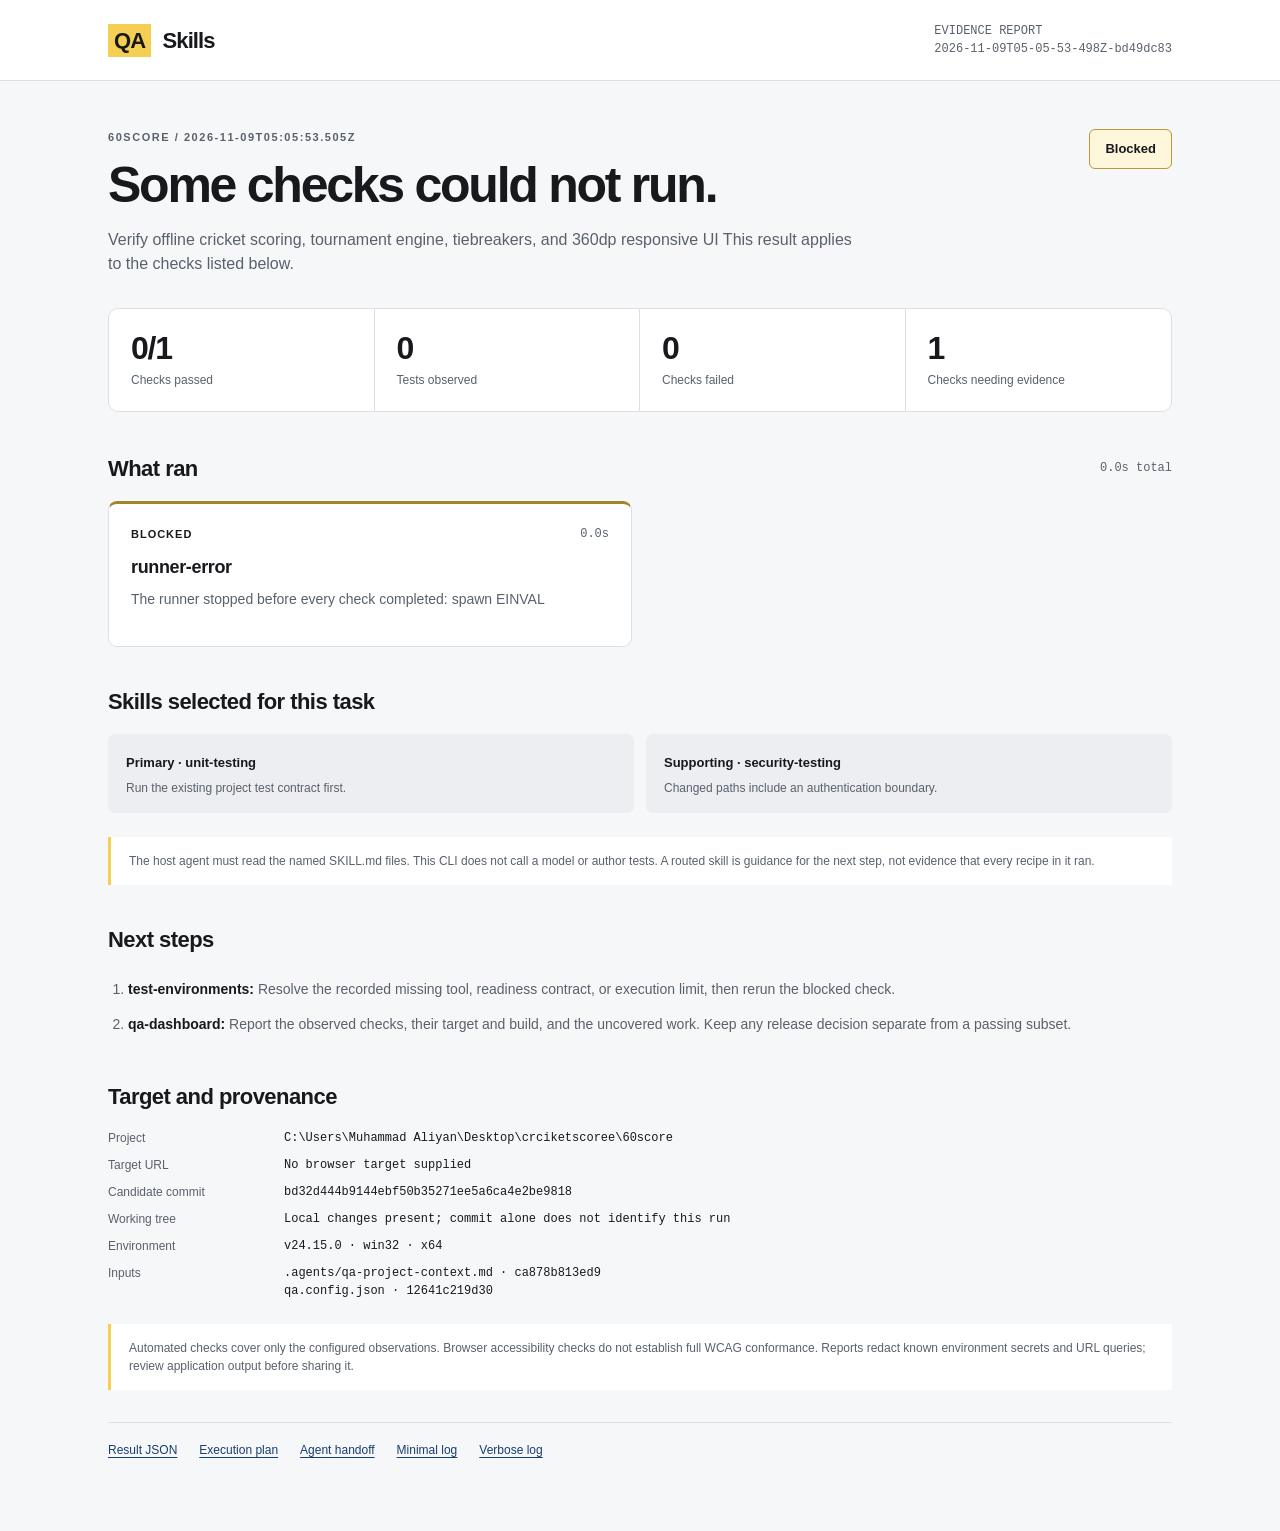
<file: qa-results/2026-11-09T05-05-53-498Z-bd49dc83/report.html>
<!doctype html>
<html lang="en"><head><meta charset="utf-8"><meta name="viewport" content="width=device-width,initial-scale=1"><meta name="color-scheme" content="light"><title>QA report · 60score</title>
<style>
:root{--ink:#17191d;--muted:#59616b;--line:#dce0e4;--paper:#f6f7f8;--yellow:#f5cf54;--bad:#8a2832;--pink:#fff0f1;--amber:#fff7dc}*{box-sizing:border-box}body{margin:0;color:var(--ink);background:var(--paper);font:16px/1.5 -apple-system,BlinkMacSystemFont,"Segoe UI",sans-serif}a{color:#173d72;text-underline-offset:3px}a:focus-visible,summary:focus-visible{outline:3px solid #124fba;outline-offset:4px}header{border-bottom:1px solid var(--line);background:#fff}.bar{max-width:1120px;margin:auto;padding:22px 28px;display:flex;align-items:center;justify-content:space-between;gap:20px}.brand{font-weight:850;letter-spacing:-.04em;font-size:22px}.brand span{display:inline-block;background:var(--yellow);padding:0 6px;margin-right:6px}.meta{font:12px/1.5 ui-monospace,SFMono-Regular,Consolas,monospace;color:var(--muted)}main{max-width:1120px;margin:0 auto;padding:48px 28px 72px}.eyebrow{text-transform:uppercase;letter-spacing:.14em;font-size:11px;font-weight:800;color:var(--muted);margin:0 0 12px}.hero{display:grid;grid-template-columns:minmax(0,1fr) auto;gap:24px;align-items:start}h1{font-size:clamp(30px,4.2vw,50px);font-weight:800;line-height:1.08;letter-spacing:-.045em;max-width:750px;margin:0 0 16px}.scope{max-width:760px;color:var(--muted);margin:0}.badge{display:inline-block;padding:9px 15px;border:1px solid #929ba6;background:white;border-radius:6px;font-weight:750;font-size:13px}.badge.failed{background:var(--pink);color:var(--bad);border-color:#dbabb1}.badge.blocked,.badge.incomplete{background:var(--amber);border-color:#ba9a32}.metrics{display:grid;grid-template-columns:repeat(4,minmax(0,1fr));border:1px solid var(--line);background:#fff;margin:32px 0 40px;border-radius:10px;overflow:hidden}.metric{padding:20px 22px;border-right:1px solid var(--line)}.metric:last-child{border:0}.metric strong{display:block;font-size:32px;line-height:1.2;letter-spacing:-.04em}.metric span{color:var(--muted);font-size:12px}.section-head{display:flex;gap:12px;align-items:center;justify-content:space-between;margin:0 0 16px}h2{font-size:22px;letter-spacing:-.025em;margin:0}.grid{display:grid;grid-template-columns:repeat(2,minmax(0,1fr));gap:16px}.check{background:#fff;border:1px solid var(--line);border-top:3px solid #64717e;border-radius:9px;padding:22px;overflow-wrap:anywhere}.check.failed{border-top-color:#a13c48}.check.blocked,.check.incomplete,.check.unverified{border-top-color:#a18526}.check-top{display:flex;justify-content:space-between;align-items:center;gap:12px}.status{font-size:11px;font-weight:850;text-transform:uppercase;letter-spacing:.09em}.failed .status{color:var(--bad)}.duration{font:12px ui-monospace,monospace;color:var(--muted)}h3{margin:12px 0 8px;font-size:18px;letter-spacing:-.02em}.check p{color:var(--muted);font-size:14px;margin:0 0 14px}.test-counts{font-size:12px;color:var(--muted);margin:15px 0}.test-counts strong{color:var(--ink)}.test-counts span{margin:0 6px;color:#a0a6ad}details{border-top:1px solid #e8ebed;padding-top:10px;margin-top:10px}summary{cursor:pointer;font-size:12px;font-weight:650}pre{font:11px/1.65 ui-monospace,SFMono-Regular,Consolas,monospace;white-space:pre-wrap;overflow-wrap:anywhere;background:#f4f6f8;border-radius:5px;padding:12px;max-height:380px;overflow:auto}.evidence{display:inline-block;font-size:12px;margin-top:15px}.route,.actions,.provenance{margin-top:38px}.route-list{display:grid;grid-template-columns:repeat(2,minmax(0,1fr));gap:12px;margin-top:16px}.route-item{padding:16px 18px;background:#eceef1;border-radius:7px}.route-item strong{font-size:13px}.route-item p{margin:5px 0 0;color:var(--muted);font-size:12px}.actions ol{padding-left:20px}.actions li{padding:7px 0;color:var(--muted);font-size:14px}.actions strong{color:var(--ink)}.provenance dl{display:grid;grid-template-columns:160px minmax(0,1fr);gap:9px 16px;margin:16px 0 0;font-size:12px}.provenance dt{color:var(--muted)}.provenance dd{margin:0;font-family:ui-monospace,monospace;overflow-wrap:anywhere}.note{background:#fff;border-left:3px solid var(--yellow);padding:15px 18px;margin-top:24px;color:var(--muted);font-size:12px}footer{margin-top:32px;padding-top:18px;border-top:1px solid var(--line);display:flex;gap:22px;flex-wrap:wrap;font-size:12px}.empty{background:#fff;border:1px dashed #a3acb6;border-radius:9px;padding:24px;color:var(--muted)}@media(max-width:700px){.bar{align-items:flex-start;flex-direction:column;gap:6px}main{padding:30px 18px}.hero{display:block}.hero .badge{margin-top:20px}.metrics{grid-template-columns:repeat(2,minmax(0,1fr))}.metric:nth-child(2){border-right:0}.metric:nth-child(-n+2){border-bottom:1px solid var(--line)}.grid,.route-list{grid-template-columns:1fr}.provenance dl{grid-template-columns:1fr;gap:3px}.provenance dd{margin-bottom:10px}}@media print{body{background:#fff}main{padding:24px 0}.bar{padding:10px 0}.check{break-inside:avoid}.metrics{margin:20px 0}details{display:block}footer{display:none}}
</style></head><body>
<header><div class="bar"><div class="brand"><span>QA</span> Skills</div><div class="meta">EVIDENCE REPORT<br>2026-11-09T05-05-53-498Z-bd49dc83</div></div></header>
<main><section class="hero" aria-labelledby="headline"><div><p class="eyebrow">60score / 2026-11-09T05:05:53.505Z</p><h1 id="headline">Some checks could not run.</h1><p class="scope">Verify offline cricket scoring, tournament engine, tiebreakers, and 360dp responsive UI This result applies to the checks listed below.</p></div><span class="badge blocked">Blocked</span></section>
<section class="metrics" aria-label="Run totals"><div class="metric"><strong>0/1</strong><span>Checks passed</span></div><div class="metric"><strong>0</strong><span>Tests observed</span></div><div class="metric"><strong>0</strong><span>Checks failed</span></div><div class="metric"><strong>1</strong><span>Checks needing evidence</span></div></section>
<section aria-labelledby="checks-title"><div class="section-head"><h2 id="checks-title">What ran</h2><span class="meta">0.0s total</span></div><div class="grid"><article class="check blocked" id="runner-error">
    <div class="check-top"><span class="status">Blocked</span><span class="duration">0.0s</span></div>
    <h3>runner-error</h3><p>The runner stopped before every check completed: spawn EINVAL</p>
    
    
    
    
  </article></div></section>
<section class="route" aria-labelledby="route-title"><h2 id="route-title">Skills selected for this task</h2><div class="route-list"><div class="route-item"><strong>Primary · unit-testing</strong><p>Run the existing project test contract first.</p></div><div class="route-item"><strong>Supporting · security-testing</strong><p>Changed paths include an authentication boundary.</p></div></div><p class="note">The host agent must read the named SKILL.md files. This CLI does not call a model or author tests. A routed skill is guidance for the next step, not evidence that every recipe in it ran.</p></section>
<section class="actions" aria-labelledby="next-title"><h2 id="next-title">Next steps</h2><ol><li><strong>test-environments:</strong> Resolve the recorded missing tool, readiness contract, or execution limit, then rerun the blocked check.</li><li><strong>qa-dashboard:</strong> Report the observed checks, their target and build, and the uncovered work. Keep any release decision separate from a passing subset.</li></ol></section>
<section class="provenance" aria-labelledby="provenance-title"><h2 id="provenance-title">Target and provenance</h2><dl><dt>Project</dt><dd>C:\Users\Muhammad Aliyan\Desktop\crciketscoree\60score</dd><dt>Target URL</dt><dd>No browser target supplied</dd><dt>Candidate commit</dt><dd>bd32d444b9144ebf50b35271ee5a6ca4e2be9818</dd><dt>Working tree</dt><dd>Local changes present; commit alone does not identify this run</dd><dt>Environment</dt><dd>v24.15.0 · win32 · x64</dd><dt>Inputs</dt><dd>.agents/qa-project-context.md · ca878b813ed9<br>qa.config.json · 12641c219d30</dd></dl></section>
<p class="note">Automated checks cover only the configured observations. Browser accessibility checks do not establish full WCAG conformance. Reports redact known environment secrets and URL queries; review application output before sharing it.</p>
<footer><a href="result.json">Result JSON</a><a href="plan.json">Execution plan</a><a href="agent-handoff.md">Agent handoff</a><a href="minimal.log">Minimal log</a><a href="verbose.log">Verbose log</a></footer></main></body></html>
</file>
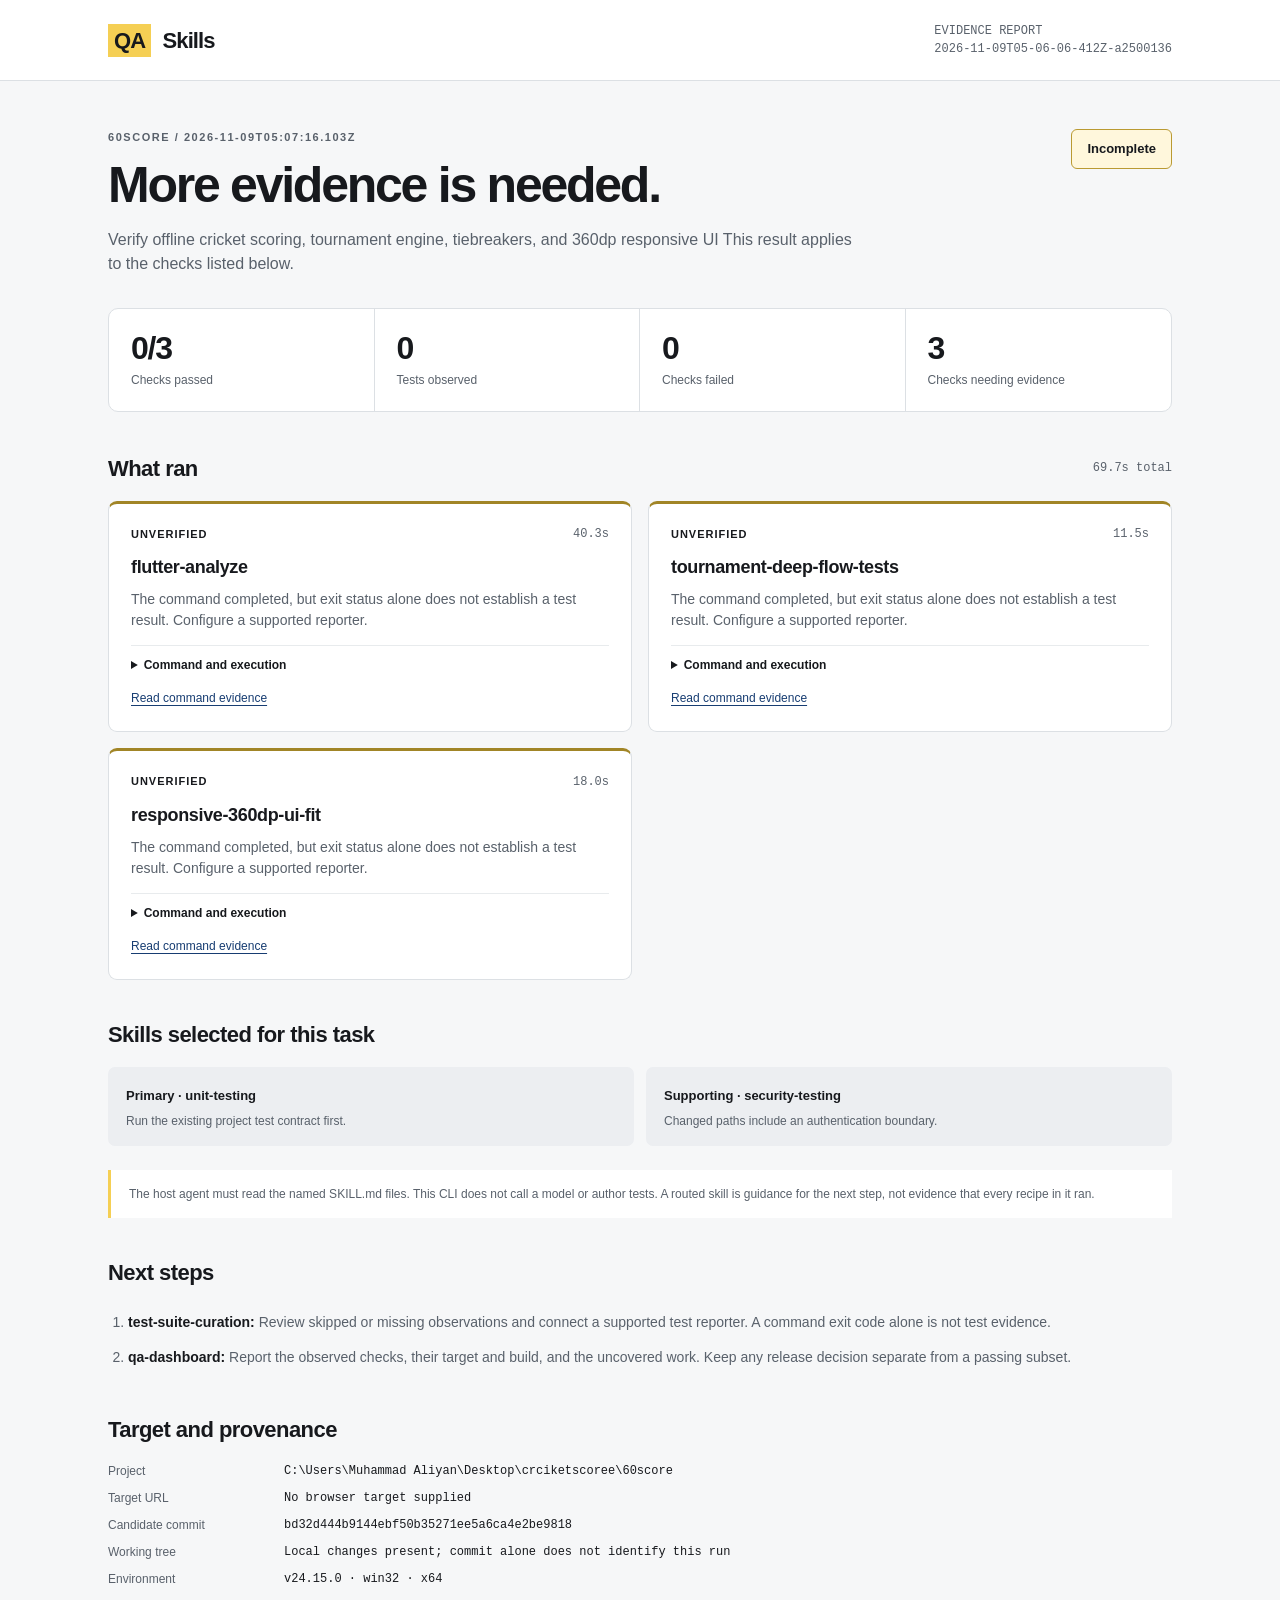
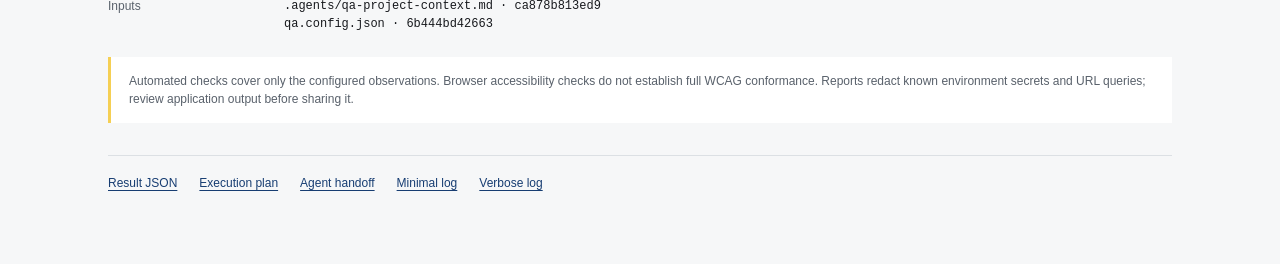
<file: qa-results/2026-11-09T05-06-06-412Z-a2500136/report.html>
<!doctype html>
<html lang="en"><head><meta charset="utf-8"><meta name="viewport" content="width=device-width,initial-scale=1"><meta name="color-scheme" content="light"><title>QA report · 60score</title>
<style>
:root{--ink:#17191d;--muted:#59616b;--line:#dce0e4;--paper:#f6f7f8;--yellow:#f5cf54;--bad:#8a2832;--pink:#fff0f1;--amber:#fff7dc}*{box-sizing:border-box}body{margin:0;color:var(--ink);background:var(--paper);font:16px/1.5 -apple-system,BlinkMacSystemFont,"Segoe UI",sans-serif}a{color:#173d72;text-underline-offset:3px}a:focus-visible,summary:focus-visible{outline:3px solid #124fba;outline-offset:4px}header{border-bottom:1px solid var(--line);background:#fff}.bar{max-width:1120px;margin:auto;padding:22px 28px;display:flex;align-items:center;justify-content:space-between;gap:20px}.brand{font-weight:850;letter-spacing:-.04em;font-size:22px}.brand span{display:inline-block;background:var(--yellow);padding:0 6px;margin-right:6px}.meta{font:12px/1.5 ui-monospace,SFMono-Regular,Consolas,monospace;color:var(--muted)}main{max-width:1120px;margin:0 auto;padding:48px 28px 72px}.eyebrow{text-transform:uppercase;letter-spacing:.14em;font-size:11px;font-weight:800;color:var(--muted);margin:0 0 12px}.hero{display:grid;grid-template-columns:minmax(0,1fr) auto;gap:24px;align-items:start}h1{font-size:clamp(30px,4.2vw,50px);font-weight:800;line-height:1.08;letter-spacing:-.045em;max-width:750px;margin:0 0 16px}.scope{max-width:760px;color:var(--muted);margin:0}.badge{display:inline-block;padding:9px 15px;border:1px solid #929ba6;background:white;border-radius:6px;font-weight:750;font-size:13px}.badge.failed{background:var(--pink);color:var(--bad);border-color:#dbabb1}.badge.blocked,.badge.incomplete{background:var(--amber);border-color:#ba9a32}.metrics{display:grid;grid-template-columns:repeat(4,minmax(0,1fr));border:1px solid var(--line);background:#fff;margin:32px 0 40px;border-radius:10px;overflow:hidden}.metric{padding:20px 22px;border-right:1px solid var(--line)}.metric:last-child{border:0}.metric strong{display:block;font-size:32px;line-height:1.2;letter-spacing:-.04em}.metric span{color:var(--muted);font-size:12px}.section-head{display:flex;gap:12px;align-items:center;justify-content:space-between;margin:0 0 16px}h2{font-size:22px;letter-spacing:-.025em;margin:0}.grid{display:grid;grid-template-columns:repeat(2,minmax(0,1fr));gap:16px}.check{background:#fff;border:1px solid var(--line);border-top:3px solid #64717e;border-radius:9px;padding:22px;overflow-wrap:anywhere}.check.failed{border-top-color:#a13c48}.check.blocked,.check.incomplete,.check.unverified{border-top-color:#a18526}.check-top{display:flex;justify-content:space-between;align-items:center;gap:12px}.status{font-size:11px;font-weight:850;text-transform:uppercase;letter-spacing:.09em}.failed .status{color:var(--bad)}.duration{font:12px ui-monospace,monospace;color:var(--muted)}h3{margin:12px 0 8px;font-size:18px;letter-spacing:-.02em}.check p{color:var(--muted);font-size:14px;margin:0 0 14px}.test-counts{font-size:12px;color:var(--muted);margin:15px 0}.test-counts strong{color:var(--ink)}.test-counts span{margin:0 6px;color:#a0a6ad}details{border-top:1px solid #e8ebed;padding-top:10px;margin-top:10px}summary{cursor:pointer;font-size:12px;font-weight:650}pre{font:11px/1.65 ui-monospace,SFMono-Regular,Consolas,monospace;white-space:pre-wrap;overflow-wrap:anywhere;background:#f4f6f8;border-radius:5px;padding:12px;max-height:380px;overflow:auto}.evidence{display:inline-block;font-size:12px;margin-top:15px}.route,.actions,.provenance{margin-top:38px}.route-list{display:grid;grid-template-columns:repeat(2,minmax(0,1fr));gap:12px;margin-top:16px}.route-item{padding:16px 18px;background:#eceef1;border-radius:7px}.route-item strong{font-size:13px}.route-item p{margin:5px 0 0;color:var(--muted);font-size:12px}.actions ol{padding-left:20px}.actions li{padding:7px 0;color:var(--muted);font-size:14px}.actions strong{color:var(--ink)}.provenance dl{display:grid;grid-template-columns:160px minmax(0,1fr);gap:9px 16px;margin:16px 0 0;font-size:12px}.provenance dt{color:var(--muted)}.provenance dd{margin:0;font-family:ui-monospace,monospace;overflow-wrap:anywhere}.note{background:#fff;border-left:3px solid var(--yellow);padding:15px 18px;margin-top:24px;color:var(--muted);font-size:12px}footer{margin-top:32px;padding-top:18px;border-top:1px solid var(--line);display:flex;gap:22px;flex-wrap:wrap;font-size:12px}.empty{background:#fff;border:1px dashed #a3acb6;border-radius:9px;padding:24px;color:var(--muted)}@media(max-width:700px){.bar{align-items:flex-start;flex-direction:column;gap:6px}main{padding:30px 18px}.hero{display:block}.hero .badge{margin-top:20px}.metrics{grid-template-columns:repeat(2,minmax(0,1fr))}.metric:nth-child(2){border-right:0}.metric:nth-child(-n+2){border-bottom:1px solid var(--line)}.grid,.route-list{grid-template-columns:1fr}.provenance dl{grid-template-columns:1fr;gap:3px}.provenance dd{margin-bottom:10px}}@media print{body{background:#fff}main{padding:24px 0}.bar{padding:10px 0}.check{break-inside:avoid}.metrics{margin:20px 0}details{display:block}footer{display:none}}
</style></head><body>
<header><div class="bar"><div class="brand"><span>QA</span> Skills</div><div class="meta">EVIDENCE REPORT<br>2026-11-09T05-06-06-412Z-a2500136</div></div></header>
<main><section class="hero" aria-labelledby="headline"><div><p class="eyebrow">60score / 2026-11-09T05:07:16.103Z</p><h1 id="headline">More evidence is needed.</h1><p class="scope">Verify offline cricket scoring, tournament engine, tiebreakers, and 360dp responsive UI This result applies to the checks listed below.</p></div><span class="badge incomplete">Incomplete</span></section>
<section class="metrics" aria-label="Run totals"><div class="metric"><strong>0/3</strong><span>Checks passed</span></div><div class="metric"><strong>0</strong><span>Tests observed</span></div><div class="metric"><strong>0</strong><span>Checks failed</span></div><div class="metric"><strong>3</strong><span>Checks needing evidence</span></div></section>
<section aria-labelledby="checks-title"><div class="section-head"><h2 id="checks-title">What ran</h2><span class="meta">69.7s total</span></div><div class="grid"><article class="check unverified" id="flutter-analyze">
    <div class="check-top"><span class="status">Unverified</span><span class="duration">40.3s</span></div>
    <h3>flutter-analyze</h3><p>The command completed, but exit status alone does not establish a test result. Configure a supported reporter.</p>
    
    <details><summary>Command and execution</summary><pre>{
  &quot;command&quot;: [
    &quot;cmd.exe&quot;,
    &quot;/c&quot;,
    &quot;flutter&quot;,
    &quot;analyze&quot;,
    &quot;cricket_scorer_app/lib/&quot;
  ],
  &quot;source&quot;: &quot;C:\\Users\\Muhammad Aliyan\\Desktop\\crciketscoree\\60score\\qa.config.json&quot;,
  &quot;reporter&quot;: &quot;exit-code&quot;,
  &quot;exitCode&quot;: 0,
  &quot;timedOut&quot;: false,
  &quot;durationMs&quot;: 40276
}</pre></details>
    
    <a class="evidence" href="evidence/flutter-analyze.log">Read command evidence</a>
  </article><article class="check unverified" id="tournament-deep-flow-tests">
    <div class="check-top"><span class="status">Unverified</span><span class="duration">11.5s</span></div>
    <h3>tournament-deep-flow-tests</h3><p>The command completed, but exit status alone does not establish a test result. Configure a supported reporter.</p>
    
    <details><summary>Command and execution</summary><pre>{
  &quot;command&quot;: [
    &quot;cmd.exe&quot;,
    &quot;/c&quot;,
    &quot;cd cricket_scorer_app &amp;&amp; flutter test test/tournament_flow_deep_test.dart&quot;
  ],
  &quot;source&quot;: &quot;C:\\Users\\Muhammad Aliyan\\Desktop\\crciketscoree\\60score\\qa.config.json&quot;,
  &quot;reporter&quot;: &quot;exit-code&quot;,
  &quot;exitCode&quot;: 0,
  &quot;timedOut&quot;: false,
  &quot;durationMs&quot;: 11451
}</pre></details>
    
    <a class="evidence" href="evidence/tournament-deep-flow-tests.log">Read command evidence</a>
  </article><article class="check unverified" id="responsive-360dp-ui-fit">
    <div class="check-top"><span class="status">Unverified</span><span class="duration">18.0s</span></div>
    <h3>responsive-360dp-ui-fit</h3><p>The command completed, but exit status alone does not establish a test result. Configure a supported reporter.</p>
    
    <details><summary>Command and execution</summary><pre>{
  &quot;command&quot;: [
    &quot;cmd.exe&quot;,
    &quot;/c&quot;,
    &quot;cd cricket_scorer_app &amp;&amp; flutter test test/ui_fit_test.dart&quot;
  ],
  &quot;source&quot;: &quot;C:\\Users\\Muhammad Aliyan\\Desktop\\crciketscoree\\60score\\qa.config.json&quot;,
  &quot;reporter&quot;: &quot;exit-code&quot;,
  &quot;exitCode&quot;: 0,
  &quot;timedOut&quot;: false,
  &quot;durationMs&quot;: 17960
}</pre></details>
    
    <a class="evidence" href="evidence/responsive-360dp-ui-fit.log">Read command evidence</a>
  </article></div></section>
<section class="route" aria-labelledby="route-title"><h2 id="route-title">Skills selected for this task</h2><div class="route-list"><div class="route-item"><strong>Primary · unit-testing</strong><p>Run the existing project test contract first.</p></div><div class="route-item"><strong>Supporting · security-testing</strong><p>Changed paths include an authentication boundary.</p></div></div><p class="note">The host agent must read the named SKILL.md files. This CLI does not call a model or author tests. A routed skill is guidance for the next step, not evidence that every recipe in it ran.</p></section>
<section class="actions" aria-labelledby="next-title"><h2 id="next-title">Next steps</h2><ol><li><strong>test-suite-curation:</strong> Review skipped or missing observations and connect a supported test reporter. A command exit code alone is not test evidence.</li><li><strong>qa-dashboard:</strong> Report the observed checks, their target and build, and the uncovered work. Keep any release decision separate from a passing subset.</li></ol></section>
<section class="provenance" aria-labelledby="provenance-title"><h2 id="provenance-title">Target and provenance</h2><dl><dt>Project</dt><dd>C:\Users\Muhammad Aliyan\Desktop\crciketscoree\60score</dd><dt>Target URL</dt><dd>No browser target supplied</dd><dt>Candidate commit</dt><dd>bd32d444b9144ebf50b35271ee5a6ca4e2be9818</dd><dt>Working tree</dt><dd>Local changes present; commit alone does not identify this run</dd><dt>Environment</dt><dd>v24.15.0 · win32 · x64</dd><dt>Inputs</dt><dd>.agents/qa-project-context.md · ca878b813ed9<br>qa.config.json · 6b444bd42663</dd></dl></section>
<p class="note">Automated checks cover only the configured observations. Browser accessibility checks do not establish full WCAG conformance. Reports redact known environment secrets and URL queries; review application output before sharing it.</p>
<footer><a href="result.json">Result JSON</a><a href="plan.json">Execution plan</a><a href="agent-handoff.md">Agent handoff</a><a href="minimal.log">Minimal log</a><a href="verbose.log">Verbose log</a></footer></main></body></html>
</file>
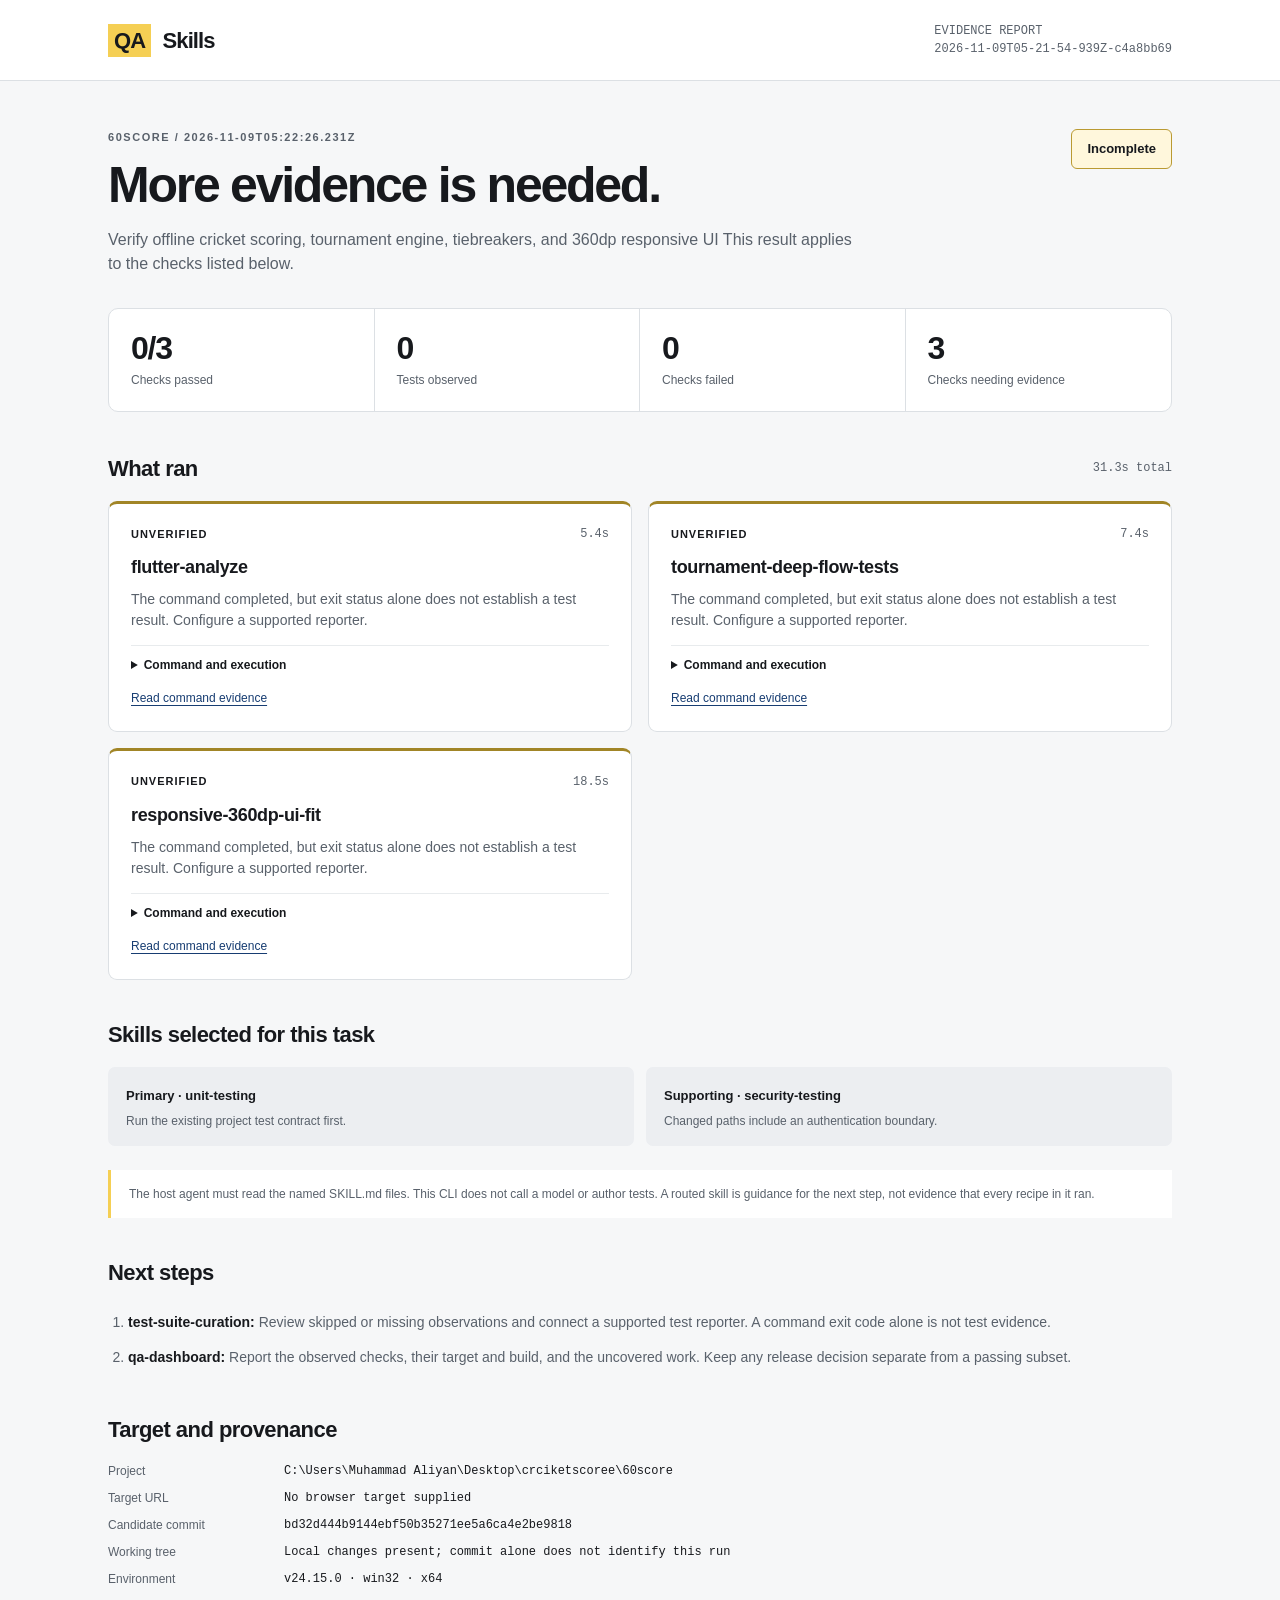
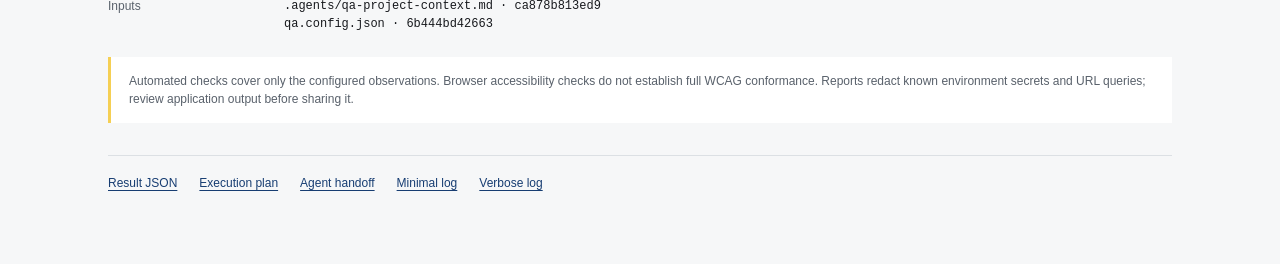
<file: qa-results/2026-11-09T05-21-54-939Z-c4a8bb69/report.html>
<!doctype html>
<html lang="en"><head><meta charset="utf-8"><meta name="viewport" content="width=device-width,initial-scale=1"><meta name="color-scheme" content="light"><title>QA report · 60score</title>
<style>
:root{--ink:#17191d;--muted:#59616b;--line:#dce0e4;--paper:#f6f7f8;--yellow:#f5cf54;--bad:#8a2832;--pink:#fff0f1;--amber:#fff7dc}*{box-sizing:border-box}body{margin:0;color:var(--ink);background:var(--paper);font:16px/1.5 -apple-system,BlinkMacSystemFont,"Segoe UI",sans-serif}a{color:#173d72;text-underline-offset:3px}a:focus-visible,summary:focus-visible{outline:3px solid #124fba;outline-offset:4px}header{border-bottom:1px solid var(--line);background:#fff}.bar{max-width:1120px;margin:auto;padding:22px 28px;display:flex;align-items:center;justify-content:space-between;gap:20px}.brand{font-weight:850;letter-spacing:-.04em;font-size:22px}.brand span{display:inline-block;background:var(--yellow);padding:0 6px;margin-right:6px}.meta{font:12px/1.5 ui-monospace,SFMono-Regular,Consolas,monospace;color:var(--muted)}main{max-width:1120px;margin:0 auto;padding:48px 28px 72px}.eyebrow{text-transform:uppercase;letter-spacing:.14em;font-size:11px;font-weight:800;color:var(--muted);margin:0 0 12px}.hero{display:grid;grid-template-columns:minmax(0,1fr) auto;gap:24px;align-items:start}h1{font-size:clamp(30px,4.2vw,50px);font-weight:800;line-height:1.08;letter-spacing:-.045em;max-width:750px;margin:0 0 16px}.scope{max-width:760px;color:var(--muted);margin:0}.badge{display:inline-block;padding:9px 15px;border:1px solid #929ba6;background:white;border-radius:6px;font-weight:750;font-size:13px}.badge.failed{background:var(--pink);color:var(--bad);border-color:#dbabb1}.badge.blocked,.badge.incomplete{background:var(--amber);border-color:#ba9a32}.metrics{display:grid;grid-template-columns:repeat(4,minmax(0,1fr));border:1px solid var(--line);background:#fff;margin:32px 0 40px;border-radius:10px;overflow:hidden}.metric{padding:20px 22px;border-right:1px solid var(--line)}.metric:last-child{border:0}.metric strong{display:block;font-size:32px;line-height:1.2;letter-spacing:-.04em}.metric span{color:var(--muted);font-size:12px}.section-head{display:flex;gap:12px;align-items:center;justify-content:space-between;margin:0 0 16px}h2{font-size:22px;letter-spacing:-.025em;margin:0}.grid{display:grid;grid-template-columns:repeat(2,minmax(0,1fr));gap:16px}.check{background:#fff;border:1px solid var(--line);border-top:3px solid #64717e;border-radius:9px;padding:22px;overflow-wrap:anywhere}.check.failed{border-top-color:#a13c48}.check.blocked,.check.incomplete,.check.unverified{border-top-color:#a18526}.check-top{display:flex;justify-content:space-between;align-items:center;gap:12px}.status{font-size:11px;font-weight:850;text-transform:uppercase;letter-spacing:.09em}.failed .status{color:var(--bad)}.duration{font:12px ui-monospace,monospace;color:var(--muted)}h3{margin:12px 0 8px;font-size:18px;letter-spacing:-.02em}.check p{color:var(--muted);font-size:14px;margin:0 0 14px}.test-counts{font-size:12px;color:var(--muted);margin:15px 0}.test-counts strong{color:var(--ink)}.test-counts span{margin:0 6px;color:#a0a6ad}details{border-top:1px solid #e8ebed;padding-top:10px;margin-top:10px}summary{cursor:pointer;font-size:12px;font-weight:650}pre{font:11px/1.65 ui-monospace,SFMono-Regular,Consolas,monospace;white-space:pre-wrap;overflow-wrap:anywhere;background:#f4f6f8;border-radius:5px;padding:12px;max-height:380px;overflow:auto}.evidence{display:inline-block;font-size:12px;margin-top:15px}.route,.actions,.provenance{margin-top:38px}.route-list{display:grid;grid-template-columns:repeat(2,minmax(0,1fr));gap:12px;margin-top:16px}.route-item{padding:16px 18px;background:#eceef1;border-radius:7px}.route-item strong{font-size:13px}.route-item p{margin:5px 0 0;color:var(--muted);font-size:12px}.actions ol{padding-left:20px}.actions li{padding:7px 0;color:var(--muted);font-size:14px}.actions strong{color:var(--ink)}.provenance dl{display:grid;grid-template-columns:160px minmax(0,1fr);gap:9px 16px;margin:16px 0 0;font-size:12px}.provenance dt{color:var(--muted)}.provenance dd{margin:0;font-family:ui-monospace,monospace;overflow-wrap:anywhere}.note{background:#fff;border-left:3px solid var(--yellow);padding:15px 18px;margin-top:24px;color:var(--muted);font-size:12px}footer{margin-top:32px;padding-top:18px;border-top:1px solid var(--line);display:flex;gap:22px;flex-wrap:wrap;font-size:12px}.empty{background:#fff;border:1px dashed #a3acb6;border-radius:9px;padding:24px;color:var(--muted)}@media(max-width:700px){.bar{align-items:flex-start;flex-direction:column;gap:6px}main{padding:30px 18px}.hero{display:block}.hero .badge{margin-top:20px}.metrics{grid-template-columns:repeat(2,minmax(0,1fr))}.metric:nth-child(2){border-right:0}.metric:nth-child(-n+2){border-bottom:1px solid var(--line)}.grid,.route-list{grid-template-columns:1fr}.provenance dl{grid-template-columns:1fr;gap:3px}.provenance dd{margin-bottom:10px}}@media print{body{background:#fff}main{padding:24px 0}.bar{padding:10px 0}.check{break-inside:avoid}.metrics{margin:20px 0}details{display:block}footer{display:none}}
</style></head><body>
<header><div class="bar"><div class="brand"><span>QA</span> Skills</div><div class="meta">EVIDENCE REPORT<br>2026-11-09T05-21-54-939Z-c4a8bb69</div></div></header>
<main><section class="hero" aria-labelledby="headline"><div><p class="eyebrow">60score / 2026-11-09T05:22:26.231Z</p><h1 id="headline">More evidence is needed.</h1><p class="scope">Verify offline cricket scoring, tournament engine, tiebreakers, and 360dp responsive UI This result applies to the checks listed below.</p></div><span class="badge incomplete">Incomplete</span></section>
<section class="metrics" aria-label="Run totals"><div class="metric"><strong>0/3</strong><span>Checks passed</span></div><div class="metric"><strong>0</strong><span>Tests observed</span></div><div class="metric"><strong>0</strong><span>Checks failed</span></div><div class="metric"><strong>3</strong><span>Checks needing evidence</span></div></section>
<section aria-labelledby="checks-title"><div class="section-head"><h2 id="checks-title">What ran</h2><span class="meta">31.3s total</span></div><div class="grid"><article class="check unverified" id="flutter-analyze">
    <div class="check-top"><span class="status">Unverified</span><span class="duration">5.4s</span></div>
    <h3>flutter-analyze</h3><p>The command completed, but exit status alone does not establish a test result. Configure a supported reporter.</p>
    
    <details><summary>Command and execution</summary><pre>{
  &quot;command&quot;: [
    &quot;cmd.exe&quot;,
    &quot;/c&quot;,
    &quot;flutter&quot;,
    &quot;analyze&quot;,
    &quot;cricket_scorer_app/lib/&quot;
  ],
  &quot;source&quot;: &quot;C:\\Users\\Muhammad Aliyan\\Desktop\\crciketscoree\\60score\\qa.config.json&quot;,
  &quot;reporter&quot;: &quot;exit-code&quot;,
  &quot;exitCode&quot;: 0,
  &quot;timedOut&quot;: false,
  &quot;durationMs&quot;: 5404
}</pre></details>
    
    <a class="evidence" href="evidence/flutter-analyze.log">Read command evidence</a>
  </article><article class="check unverified" id="tournament-deep-flow-tests">
    <div class="check-top"><span class="status">Unverified</span><span class="duration">7.4s</span></div>
    <h3>tournament-deep-flow-tests</h3><p>The command completed, but exit status alone does not establish a test result. Configure a supported reporter.</p>
    
    <details><summary>Command and execution</summary><pre>{
  &quot;command&quot;: [
    &quot;cmd.exe&quot;,
    &quot;/c&quot;,
    &quot;cd cricket_scorer_app &amp;&amp; flutter test test/tournament_flow_deep_test.dart&quot;
  ],
  &quot;source&quot;: &quot;C:\\Users\\Muhammad Aliyan\\Desktop\\crciketscoree\\60score\\qa.config.json&quot;,
  &quot;reporter&quot;: &quot;exit-code&quot;,
  &quot;exitCode&quot;: 0,
  &quot;timedOut&quot;: false,
  &quot;durationMs&quot;: 7390
}</pre></details>
    
    <a class="evidence" href="evidence/tournament-deep-flow-tests.log">Read command evidence</a>
  </article><article class="check unverified" id="responsive-360dp-ui-fit">
    <div class="check-top"><span class="status">Unverified</span><span class="duration">18.5s</span></div>
    <h3>responsive-360dp-ui-fit</h3><p>The command completed, but exit status alone does not establish a test result. Configure a supported reporter.</p>
    
    <details><summary>Command and execution</summary><pre>{
  &quot;command&quot;: [
    &quot;cmd.exe&quot;,
    &quot;/c&quot;,
    &quot;cd cricket_scorer_app &amp;&amp; flutter test test/ui_fit_test.dart&quot;
  ],
  &quot;source&quot;: &quot;C:\\Users\\Muhammad Aliyan\\Desktop\\crciketscoree\\60score\\qa.config.json&quot;,
  &quot;reporter&quot;: &quot;exit-code&quot;,
  &quot;exitCode&quot;: 0,
  &quot;timedOut&quot;: false,
  &quot;durationMs&quot;: 18488
}</pre></details>
    
    <a class="evidence" href="evidence/responsive-360dp-ui-fit.log">Read command evidence</a>
  </article></div></section>
<section class="route" aria-labelledby="route-title"><h2 id="route-title">Skills selected for this task</h2><div class="route-list"><div class="route-item"><strong>Primary · unit-testing</strong><p>Run the existing project test contract first.</p></div><div class="route-item"><strong>Supporting · security-testing</strong><p>Changed paths include an authentication boundary.</p></div></div><p class="note">The host agent must read the named SKILL.md files. This CLI does not call a model or author tests. A routed skill is guidance for the next step, not evidence that every recipe in it ran.</p></section>
<section class="actions" aria-labelledby="next-title"><h2 id="next-title">Next steps</h2><ol><li><strong>test-suite-curation:</strong> Review skipped or missing observations and connect a supported test reporter. A command exit code alone is not test evidence.</li><li><strong>qa-dashboard:</strong> Report the observed checks, their target and build, and the uncovered work. Keep any release decision separate from a passing subset.</li></ol></section>
<section class="provenance" aria-labelledby="provenance-title"><h2 id="provenance-title">Target and provenance</h2><dl><dt>Project</dt><dd>C:\Users\Muhammad Aliyan\Desktop\crciketscoree\60score</dd><dt>Target URL</dt><dd>No browser target supplied</dd><dt>Candidate commit</dt><dd>bd32d444b9144ebf50b35271ee5a6ca4e2be9818</dd><dt>Working tree</dt><dd>Local changes present; commit alone does not identify this run</dd><dt>Environment</dt><dd>v24.15.0 · win32 · x64</dd><dt>Inputs</dt><dd>.agents/qa-project-context.md · ca878b813ed9<br>qa.config.json · 6b444bd42663</dd></dl></section>
<p class="note">Automated checks cover only the configured observations. Browser accessibility checks do not establish full WCAG conformance. Reports redact known environment secrets and URL queries; review application output before sharing it.</p>
<footer><a href="result.json">Result JSON</a><a href="plan.json">Execution plan</a><a href="agent-handoff.md">Agent handoff</a><a href="minimal.log">Minimal log</a><a href="verbose.log">Verbose log</a></footer></main></body></html>
</file>
<file: website/assets/css/style.css>
:root {
  --navy: #00002A;
  --deep: #0D2040;
  --accent: #F16623;
  --accent-hover: #D85517;
  --gold: #F2B33D;
  --bg-light: #F8FAFC;
  --card-bg: #FFFFFF;
  --text-dark: #0F172A;
  --text-muted: #64748B;
  --border: #E2E8F0;
  --radius: 12px;
  --font-family: -apple-system, BlinkMacSystemFont, "Segoe UI", Roboto, "Helvetica Neue", Arial, sans-serif;
}

* {
  margin: 0;
  padding: 0;
  box-sizing: border-box;
}

body {
  font-family: var(--font-family);
  background-color: var(--bg-light);
  color: var(--text-dark);
  line-height: 1.6;
  -webkit-font-smoothing: antialiased;
}

/* Container */
.container {
  max-width: 1100px;
  margin: 0 auto;
  padding: 0 20px;
}

/* Header & Nav */
header {
  background: var(--navy);
  color: #fff;
  position: sticky;
  top: 0;
  z-index: 100;
  box-shadow: 0 4px 20px rgba(0,0,0,0.15);
}

.navbar {
  display: flex;
  align-items: center;
  justify-content: space-between;
  height: 72px;
}

.brand {
  display: flex;
  align-items: center;
  gap: 12px;
  text-decoration: none;
  color: #fff;
}

.brand img {
  width: 44px;
  height: 44px;
  border-radius: 10px;
}

.brand-text {
  font-size: 22px;
  font-weight: 800;
  letter-spacing: -0.5px;
}

.brand-text span {
  color: var(--accent);
}

.nav-links {
  display: flex;
  align-items: center;
  list-style: none;
  gap: 24px;
}

.nav-links a {
  text-decoration: none;
  color: #CBD5E1;
  font-size: 15px;
  font-weight: 500;
  transition: color 0.2s ease;
}

.nav-links a:hover,
.nav-links a.active {
  color: #fff;
}

.nav-cta {
  background: var(--accent);
  color: #fff !important;
  padding: 8px 18px;
  border-radius: 8px;
  font-weight: 600 !important;
  transition: background 0.2s ease;
}

.nav-cta:hover {
  background: var(--accent-hover);
}

/* Mobile Nav Toggle */
.menu-toggle {
  display: none;
  background: none;
  border: none;
  color: #fff;
  font-size: 24px;
  cursor: pointer;
}

/* Hero Section */
.hero {
  background: linear-gradient(135deg, var(--navy) 0%, var(--deep) 100%);
  color: #fff;
  padding: 80px 0 60px;
  position: relative;
  overflow: hidden;
}

.hero-grid {
  display: grid;
  grid-template-columns: 1.2fr 0.8fr;
  align-items: center;
  gap: 40px;
}

.badge {
  display: inline-flex;
  align-items: center;
  gap: 6px;
  background: rgba(241, 102, 35, 0.15);
  color: var(--gold);
  border: 1px solid rgba(241, 102, 35, 0.3);
  padding: 6px 14px;
  border-radius: 20px;
  font-size: 13px;
  font-weight: 600;
  margin-bottom: 20px;
  text-transform: uppercase;
  letter-spacing: 0.5px;
}

.hero h1 {
  font-size: 46px;
  font-weight: 800;
  line-height: 1.2;
  margin-bottom: 18px;
  letter-spacing: -1px;
}

.hero h1 span {
  color: var(--accent);
}

.hero p {
  font-size: 18px;
  color: #94A3B8;
  margin-bottom: 30px;
  max-width: 520px;
}

.hero-actions {
  display: flex;
  gap: 16px;
  align-items: center;
  flex-wrap: wrap;
}

.btn {
  display: inline-flex;
  align-items: center;
  gap: 10px;
  padding: 14px 28px;
  border-radius: 10px;
  font-size: 16px;
  font-weight: 700;
  text-decoration: none;
  cursor: pointer;
  transition: all 0.2s ease;
}

.btn-primary {
  background: var(--accent);
  color: #fff;
  box-shadow: 0 10px 25px rgba(241, 102, 35, 0.35);
}

.btn-primary:hover {
  background: var(--accent-hover);
  transform: translateY(-2px);
}

.btn-secondary {
  background: rgba(255, 255, 255, 0.1);
  color: #fff;
  border: 1px solid rgba(255, 255, 255, 0.2);
}

.btn-secondary:hover {
  background: rgba(255, 255, 255, 0.18);
}

.hero-preview {
  text-align: center;
}

.hero-preview img {
  max-width: 100%;
  border-radius: 18px;
  box-shadow: 0 20px 40px rgba(0,0,0,0.4);
  border: 1px solid rgba(255,255,255,0.15);
}

/* Features Grid */
.features-section {
  padding: 80px 0;
}

.section-title {
  text-align: center;
  margin-bottom: 50px;
}

.section-title h2 {
  font-size: 34px;
  font-weight: 800;
  color: var(--navy);
  margin-bottom: 12px;
}

.section-title p {
  font-size: 16px;
  color: var(--text-muted);
  max-width: 600px;
  margin: 0 auto;
}

.grid-3 {
  display: grid;
  grid-template-columns: repeat(auto-fit, minmax(320px, 1fr));
  gap: 28px;
}

.feature-card {
  background: var(--card-bg);
  border: 1px solid var(--border);
  border-radius: var(--radius);
  padding: 30px;
  transition: transform 0.2s ease, box-shadow 0.2s ease;
}

.feature-card:hover {
  transform: translateY(-4px);
  box-shadow: 0 12px 24px rgba(0,0,0,0.06);
}

.feature-icon {
  width: 52px;
  height: 52px;
  border-radius: 12px;
  background: rgba(241, 102, 35, 0.1);
  color: var(--accent);
  display: flex;
  align-items: center;
  justify-content: center;
  font-size: 24px;
  margin-bottom: 20px;
}

.feature-card h3 {
  font-size: 20px;
  font-weight: 700;
  color: var(--navy);
  margin-bottom: 10px;
}

.feature-card p {
  font-size: 15px;
  color: var(--text-muted);
  line-height: 1.6;
}

/* Legal & Policy Pages Layout */
.page-header {
  background: linear-gradient(135deg, var(--navy), var(--deep));
  color: #fff;
  padding: 50px 0;
  text-align: center;
}

.page-header h1 {
  font-size: 32px;
  font-weight: 800;
  margin-bottom: 8px;
}

.page-header p {
  color: #94A3B8;
  font-size: 15px;
}

.content-wrapper {
  max-width: 860px;
  margin: 40px auto 80px;
  padding: 0 20px;
}

.legal-card {
  background: var(--card-bg);
  border: 1px solid var(--border);
  border-radius: var(--radius);
  padding: 36px 40px;
  box-shadow: 0 4px 16px rgba(0,0,0,0.03);
}

.legal-card h2 {
  font-size: 22px;
  color: var(--navy);
  margin: 32px 0 12px;
  padding-bottom: 8px;
  border-bottom: 2px solid #F1F5F9;
}

.legal-card h2:first-of-type {
  margin-top: 0;
}

.legal-card h3 {
  font-size: 17px;
  color: #1E293B;
  margin: 20px 0 8px;
}

.legal-card p,
.legal-card li {
  font-size: 15.5px;
  color: #334155;
  line-height: 1.7;
}

.legal-card ul,
.legal-card ol {
  margin: 10px 0 16px 24px;
}

.legal-card li {
  margin-bottom: 6px;
}

.alert-box {
  background: #FFF7ED;
  border-left: 4px solid var(--accent);
  padding: 16px 20px;
  border-radius: 8px;
  margin: 20px 0;
  font-size: 15px;
  color: #9A3412;
}

.alert-box strong {
  color: #7C2D12;
}

/* Contact / Deletion Form */
.form-group {
  margin-bottom: 20px;
}

.form-group label {
  display: block;
  font-weight: 600;
  font-size: 14px;
  margin-bottom: 6px;
  color: var(--text-dark);
}

.form-group input,
.form-group textarea,
.form-group select {
  width: 100%;
  padding: 12px 14px;
  border: 1px solid var(--border);
  border-radius: 8px;
  font-size: 15px;
  font-family: inherit;
  transition: border-color 0.2s;
}

.form-group input:focus,
.form-group textarea:focus,
.form-group select:focus {
  outline: none;
  border-color: var(--accent);
  box-shadow: 0 0 0 3px rgba(241, 102, 35, 0.15);
}

/* Footer */
footer {
  background: var(--navy);
  color: #94A3B8;
  padding: 50px 0 24px;
  border-top: 1px solid rgba(255,255,255,0.08);
}

.footer-grid {
  display: grid;
  grid-template-columns: 2fr 1fr 1fr;
  gap: 40px;
  margin-bottom: 40px;
}

.footer-brand h3 {
  color: #fff;
  font-size: 20px;
  font-weight: 800;
  margin-bottom: 12px;
}

.footer-brand h3 span {
  color: var(--accent);
}

.footer-brand p {
  font-size: 14px;
  line-height: 1.6;
  max-width: 340px;
}

.footer-col h4 {
  color: #fff;
  font-size: 15px;
  font-weight: 700;
  margin-bottom: 16px;
  text-transform: uppercase;
  letter-spacing: 0.5px;
}

.footer-col ul {
  list-style: none;
}

.footer-col li {
  margin-bottom: 10px;
}

.footer-col a {
  color: #94A3B8;
  text-decoration: none;
  font-size: 14px;
  transition: color 0.2s;
}

.footer-col a:hover {
  color: #fff;
}

.footer-bottom {
  text-align: center;
  padding-top: 24px;
  border-top: 1px solid rgba(255,255,255,0.08);
  font-size: 13px;
}

/* Responsive */
@media (max-width: 840px) {
  .hero-grid {
    grid-template-columns: 1fr;
    text-align: center;
  }
  .hero h1 {
    font-size: 36px;
  }
  .hero p {
    margin-left: auto;
    margin-right: auto;
  }
  .hero-actions {
    justify-content: center;
  }
  .footer-grid {
    grid-template-columns: 1fr;
  }
  .nav-links {
    display: none;
  }
  .menu-toggle {
    display: block;
  }
}
</file>
